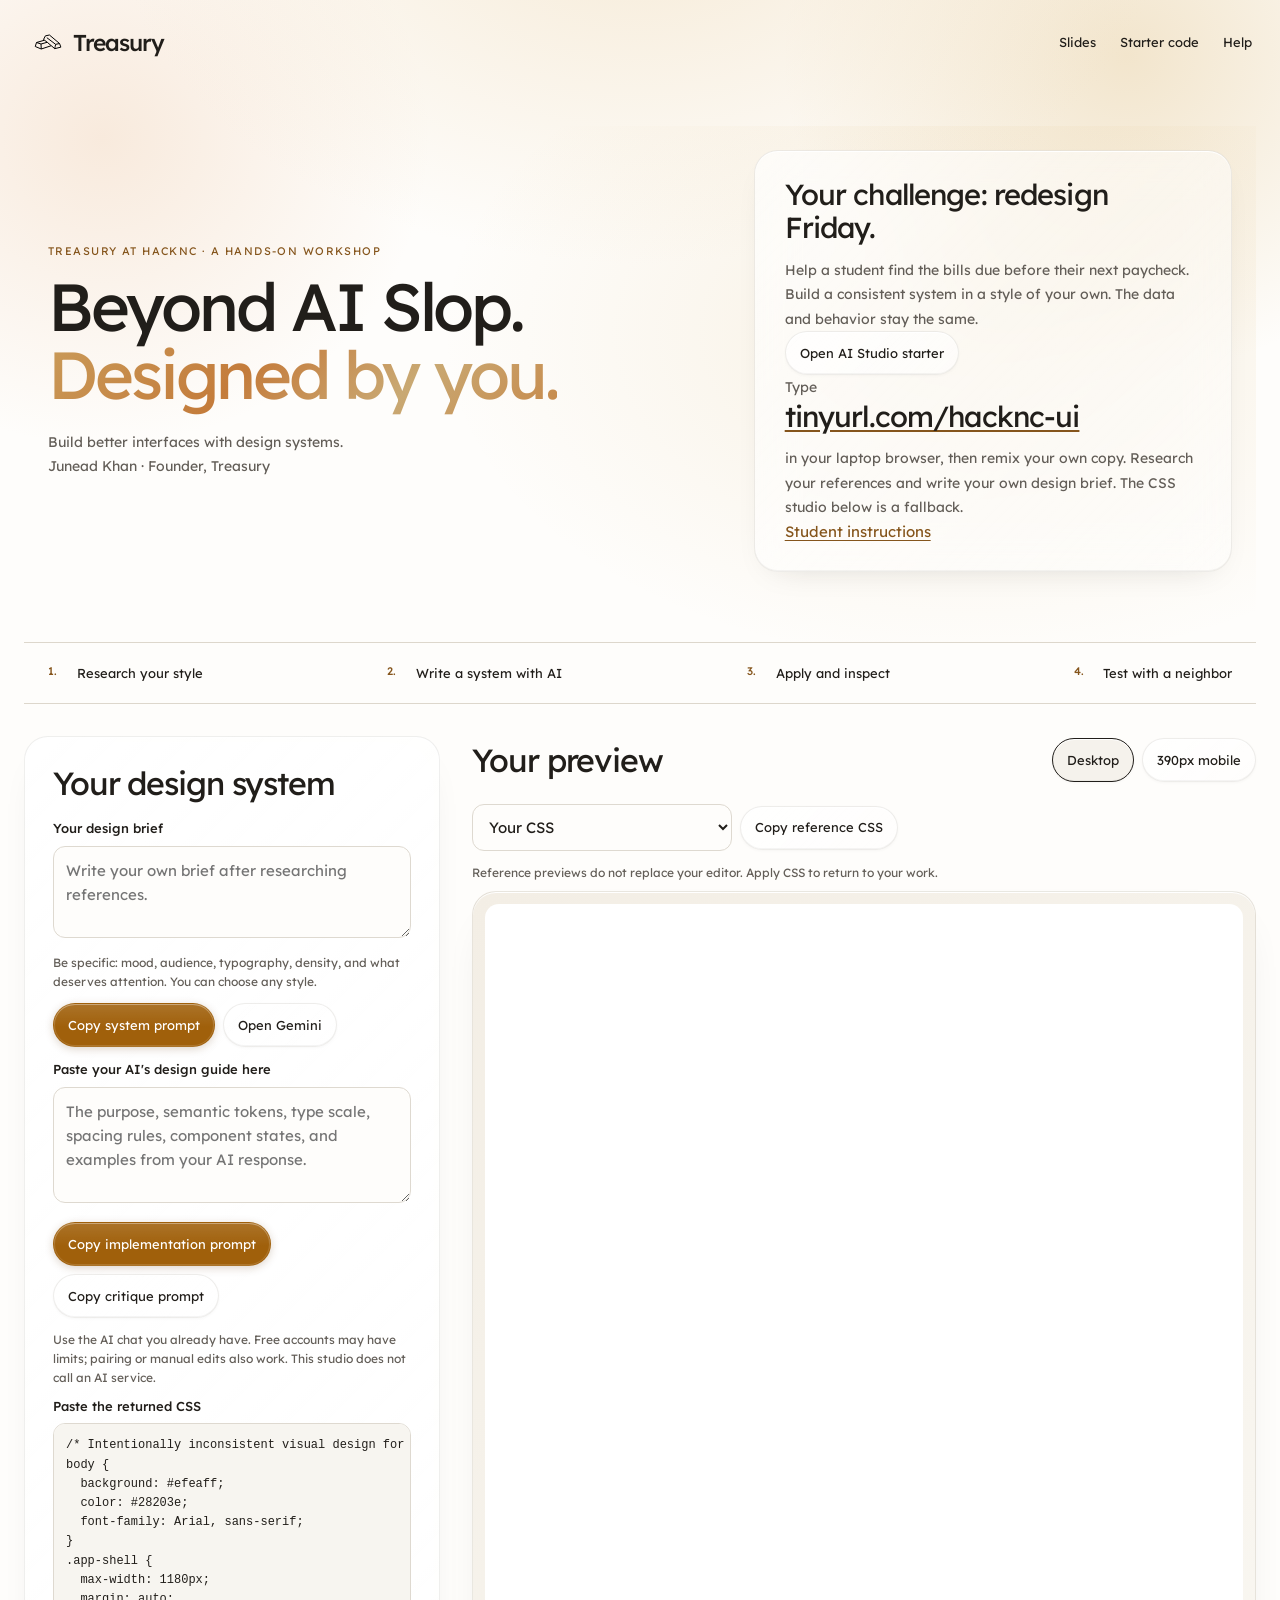
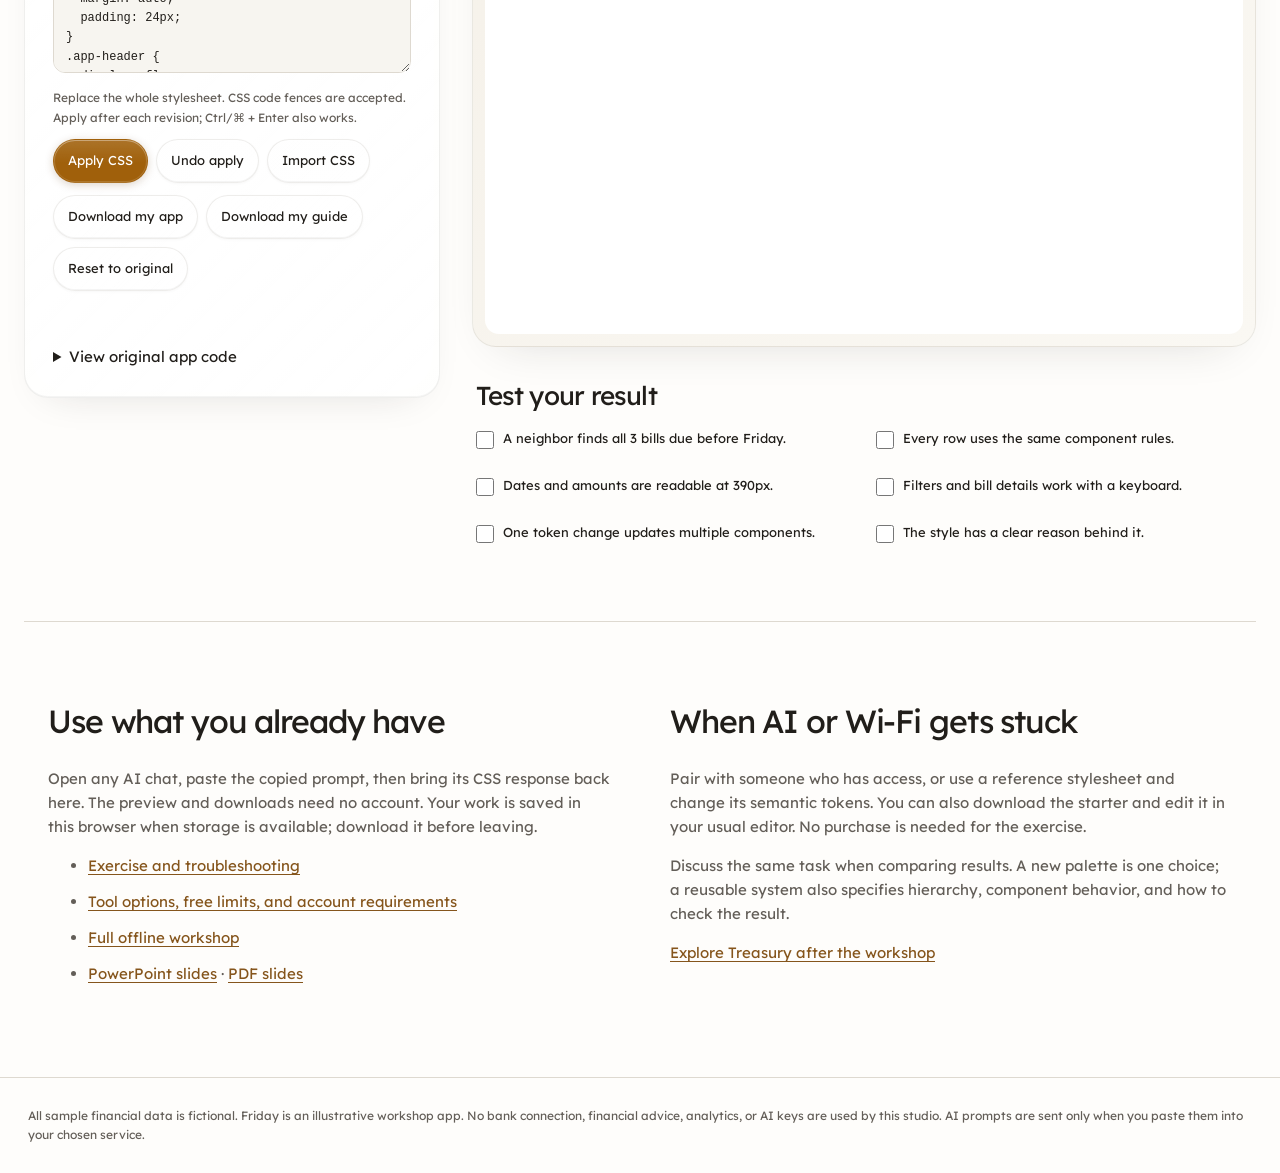
<file: index.html>
<!doctype html>
<html lang="en">
  <head>
    <meta charset="utf-8" />
    <meta name="viewport" content="width=device-width,initial-scale=1" />
    <title>Beyond AI Slop · Workshop studio</title>
    <style>
      @font-face {
        font-family: Lexend;
        src: url(fonts/Lexend-Variable.ttf);
      }
      :root {
        --page: #fbfaf7;
        --surface: #fff;
        --text: #211e1a;
        --muted: #625d55;
        --border: #d8d2c8;
        --accent: #654613;
        --focus: #176fb3;
        --soft: #f1ede5;
      }
      * {
        box-sizing: border-box;
      }
      body {
        margin: 0;
        background: var(--page);
        color: var(--text);
        font:
          15px/1.6 Lexend,
          system-ui,
          sans-serif;
      }
      button,
      input,
      select,
      textarea {
        font: inherit;
      }
      button,
      a {
        touch-action: manipulation;
      }
      button {
        cursor: pointer;
      }
      a {
        color: var(--accent);
        text-underline-offset: 3px;
      }
      button:focus-visible,
      a:focus-visible,
      textarea:focus-visible,
      input:focus-visible,
      select:focus-visible {
        outline: 3px solid var(--focus);
        outline-offset: 3px;
      }
      header {
        padding: 20px max(24px, calc((100vw - 1440px) / 2));
        display: flex;
        justify-content: space-between;
        align-items: center;
        border-bottom: 1px solid var(--border);
        gap: 16px;
      }
      .wordmark {
        font-family: Lexend, system-ui, sans-serif;
        font-size: 28px;
        color: var(--text);
        text-decoration: none;
      }
      .header-links {
        display: flex;
        gap: 24px;
        font-size: 13px;
      }
      main {
        max-width: 1440px;
        margin: auto;
        padding: 40px 24px 24px;
      }
      .hero {
        display: grid;
        grid-template-columns: 1.35fr 1fr;
        gap: 70px;
        align-items: end;
        padding-bottom: 36px;
      }
      .hero h1 {
        font:
          500 clamp(38px, 5vw, 64px)/1.04 Lexend,
          system-ui,
          sans-serif;
        letter-spacing: -0.035em;
        margin: 0 0 20px;
      }
      .hero p {
        max-width: 65ch;
        margin: 0;
        color: var(--muted);
      }
      .hero .task {
        border-left: 3px solid var(--accent);
        padding-left: 22px;
      }
      .task strong {
        display: block;
        color: var(--text);
        font-size: 18px;
        margin-bottom: 8px;
      }
      .steps {
        display: flex;
        flex-wrap: wrap;
        gap: 12px 32px;
        margin: 0 0 28px;
        padding: 16px 0;
        border-top: 1px solid var(--border);
        border-bottom: 1px solid var(--border);
        list-style: none;
      }
      .steps li {
        display: flex;
        gap: 8px;
      }
      .steps span {
        color: var(--accent);
      }
      .studio {
        display: grid;
        grid-template-columns: minmax(340px, 0.8fr) minmax(0, 1.6fr);
        gap: 24px;
        align-items: start;
      }
      .controls {
        border: 1px solid var(--border);
        background: var(--surface);
        padding: 24px;
        border-radius: 12px;
      }
      .controls h2 {
        font:
          500 28px/1.15 Lexend,
          system-ui,
          sans-serif;
        margin: 0 0 16px;
      }
      .controls h3 {
        font-size: 16px;
        margin: 24px 0 10px;
      }
      label {
        display: block;
        font-size: 13px;
        font-weight: 500;
        margin-bottom: 7px;
      }
      textarea,
      input,
      select {
        width: 100%;
        background: var(--page);
        color: var(--text);
        border: 1px solid var(--border);
        border-radius: 6px;
        padding: 12px;
      }
      textarea {
        resize: vertical;
      }
      #direction {
        min-height: 92px;
      }
      #guide {
        min-height: 116px;
      }
      #css {
        font:
          12px/1.6 ui-monospace,
          Consolas,
          monospace;
        min-height: 250px;
        white-space: pre;
      }
      button,
      .link-button {
        min-height: 44px;
        border: 1px solid var(--border);
        border-radius: 6px;
        padding: 9px 14px;
        background: var(--surface);
        color: var(--text);
        text-decoration: none;
        display: inline-flex;
        align-items: center;
        justify-content: center;
        font-size: 13px;
      }
      .primary {
        background: var(--text);
        color: white;
        border-color: var(--text);
      }
      .actions {
        display: flex;
        gap: 8px;
        flex-wrap: wrap;
        margin: 12px 0;
      }
      .help {
        font-size: 12px;
        color: var(--muted);
        margin: 8px 0;
      }
      .status {
        font-size: 13px;
        min-height: 42px;
        color: var(--accent);
        padding: 8px 0;
        margin: 0;
      }
      .preview-tools {
        display: flex;
        justify-content: space-between;
        align-items: center;
        gap: 16px;
        flex-wrap: wrap;
        margin-bottom: 12px;
      }
      .preview-tools h2 {
        font:
          500 27px Lexend,
          system-ui,
          sans-serif;
        margin: 0;
      }
      .view-actions {
        display: flex;
        gap: 8px;
      }
      .view-actions [aria-pressed='true'] {
        background: var(--soft);
        border-color: var(--text);
      }
      .reference-controls {
        display: flex;
        align-items: center;
        gap: 8px;
        margin-bottom: 12px;
      }
      .reference-controls select {
        max-width: 260px;
        min-height: 44px;
      }
      .preview-stage {
        background: #e8e5df;
        border: 1px solid var(--border);
        border-radius: 12px;
        padding: 12px;
        overflow: auto;
        display: flex;
        justify-content: center;
        min-width: 0;
      }
      iframe {
        display: block;
        border: 0;
        width: 100%;
        height: 1030px;
        background: white;
        border-radius: 6px;
        flex-shrink: 0;
      }
      iframe.mobile {
        width: 390px;
        max-width: none;
      }
      .review {
        padding: 24px 0;
      }
      .review h3 {
        font-size: 16px;
        margin: 0 0 12px;
      }
      .checks {
        display: grid;
        grid-template-columns: 1fr 1fr;
        gap: 12px;
      }
      .checks label {
        display: flex;
        align-items: start;
        gap: 9px;
        font-weight: 400;
      }
      .checks input {
        width: 18px;
        height: 18px;
        flex-shrink: 0;
        margin: 3px 0;
      }
      .resources {
        border-top: 1px solid var(--border);
        margin-top: 40px;
        padding: 28px 0;
        display: grid;
        grid-template-columns: 1fr 1fr;
        gap: 40px;
      }
      .resources h2 {
        font:
          500 28px Lexend,
          system-ui,
          sans-serif;
      }
      .resources p,
      .resources li {
        color: var(--muted);
        max-width: 65ch;
      }
      .resources li {
        margin-bottom: 12px;
      }
      footer {
        padding: 24px;
        border-top: 1px solid var(--border);
        font-size: 12px;
        color: var(--muted);
        max-width: 1440px;
        margin: auto;
      }
      .small {
        font-size: 12px;
      }
      .code-disclosure {
        max-height: 270px;
        overflow: auto;
        white-space: pre-wrap;
        font:
          12px/1.6 ui-monospace,
          monospace;
        background: var(--soft);
        padding: 16px;
      }
      .prompt-fallback {
        margin-top: 12px;
      }
      .prompt-fallback textarea {
        min-height: 160px;
      }
      .visually-hidden {
        position: absolute;
        width: 1px;
        height: 1px;
        overflow: hidden;
        clip-path: inset(50%);
      }
      dialog {
        max-width: 480px;
        width: calc(100% - 32px);
        border: 1px solid var(--border);
        border-radius: 12px;
        padding: 24px;
        color: var(--text);
        background: var(--page);
      }
      dialog::backdrop {
        background: #211e1a77;
      }
      [hidden] {
        display: none !important;
      }
      @media (max-width: 980px) {
        .studio {
          grid-template-columns: 1fr;
        }
        .hero {
          gap: 24px;
        }
        .controls {
          max-width: none;
        }
        .preview-stage {
          justify-content: start;
        }
      }
      @media (max-width: 600px) {
        header {
          padding: 16px;
        }
        .header-links {
          gap: 12px;
        }
        .hero {
          grid-template-columns: 1fr;
        }
        .hero h1 {
          font-size: 42px;
        }
        main {
          padding: 28px 16px;
        }
        .steps {
          gap: 12px;
          font-size: 12px;
        }
        .controls {
          padding: 18px;
        }
        .checks,
        .resources {
          grid-template-columns: 1fr;
        }
        .preview-stage {
          padding: 6px;
        }
        iframe.mobile {
          width: 390px;
        }
        .preview-tools {
          align-items: start;
        }
        .reference-controls {
          flex-wrap: wrap;
        }
      }
      @media (prefers-reduced-motion: reduce) {
        * {
          scroll-behavior: auto !important;
        }
      }
      /* Treasury marketing adaptation: the same typography, art and surface treatment. */

      header {
        max-width: 1440px;
        margin: auto;
        border: 0;
        padding: 22px 28px;
        background: transparent;
      }
      .wordmark {
        display: inline-flex;
        align-items: center;
        gap: 5px;
        font:
          500 23px Lexend,
          system-ui;
        letter-spacing: -0.045em;
      }
      .wordmark img {
        width: 40px;
        height: 40px;
      }
      .header-links a {
        color: var(--text);
        text-decoration: none;
      }
      .header-links a:hover {
        text-decoration: underline;
      }
      main {
        padding-top: 42px;
      }
      .hero {
        position: relative;
        isolation: isolate;
        min-height: 345px;
        padding: 24px 24px 70px;
        gap: 60px;
        align-items: center;
      }
      .hero:before {
        content: '';
        position: absolute;
        z-index: -1;
        inset: 0;
        pointer-events: none;
        background: radial-gradient(
          60% 90% at 77% 40%,
          oklch(0.755 0.114 81 / 0.15),
          transparent 72%
        );
      }
      .hero h1 {
        font-weight: 440;
        font-size: clamp(46px, 5.2vw, 76px);
        letter-spacing: -0.045em;
        line-height: 1.01;
        margin: 14px 0 22px;
      }
      .hero p {
        font-size: 14px;
        line-height: 1.75;
      }
      .hero .task {
        border: 0;
        border-radius: 24px;
        padding: 27px 30px;
        background: linear-gradient(135deg, #ffffffad, #ffffff66);
        border: 1px solid #5c4d3c1a;
        box-shadow:
          inset 0 1px white,
          inset 0 -1px #0000000a,
          0 12px 35px -22px #211e1a35;
        outline: 0;
        backdrop-filter: blur(20px);
      }
      .task strong {
        font-family: Lexend, system-ui, sans-serif;
        font-size: 29px;
        line-height: 1.15;
        font-weight: 440;
        letter-spacing: -0.03em;
        margin-bottom: 13px;
      }
      .steps {
        position: relative;
        margin-bottom: 32px;
        justify-content: space-between;
        padding: 20px 24px;
        border-top: 1px solid #ddd7cc;
        border-bottom: 1px solid #ddd7cc;
        font-size: 13px;
      }
      .steps span {
        font-size: 11px;
        font-weight: 500;
        min-width: 21px;
      }
      .studio {
        gap: 32px;
        grid-template-columns: minmax(340px, 0.85fr) minmax(0, 1.6fr);
      }
      .controls {
        padding: 28px;
        border-radius: 24px;
        border: 1px solid #211e1a12;
        background: linear-gradient(135deg, #ffffffad, #ffffff80);
        box-shadow:
          inset 0 1px white,
          inset 0 -1px #0000000a,
          0 16px 40px -26px #211e1a2e;
        backdrop-filter: blur(24px) saturate(1.7) brightness(1.08);
      }
      .controls h2,
      .preview-tools h2,
      .resources h2 {
        font-weight: 440;
        letter-spacing: -0.035em;
        font-size: 32px;
      }
      .controls h3 {
        font-size: 15px;
        font-weight: 500;
        margin-top: 28px;
      }
      textarea,
      input,
      select {
        border-radius: 12px;
        background: #fefdfb;
        border-color: #ded9d0;
      }
      textarea:focus,
      input:focus,
      select:focus {
        border-color: #a87930;
      }
      button,
      .link-button {
        border-radius: 999px;
        border-color: #5c4d3c1a;
        background: linear-gradient(135deg, #ffffffc7, #ffffff80);
        box-shadow:
          inset 0 1px white,
          inset 0 -1px #0000000a,
          0 1px 3px #211e1a08;
      }
      button:hover,
      .link-button:hover {
        background: #f7f4ef;
      }
      .primary {
        background: linear-gradient(#ffffff1f, transparent 55%), oklch(0.55 0.12 65);
        border-color: transparent;
        color: white;
        box-shadow:
          inset 0 0 0 1px #ffffff24,
          inset 0 1px #ffffff42,
          0 2px 8px oklch(0.4 0.08 65 / 0.22);
      }
      .primary:hover {
        background: linear-gradient(180deg, #996622, #754716);
      }
      #css,
      .code-disclosure {
        font-family: ui-monospace, monospace;
        background: #f7f5f0;
      }
      .preview-tools {
        padding: 2px 0 10px;
      }
      .preview-stage {
        padding: 12px;
        background: linear-gradient(140deg, #f3eee5, #faf8f3);
        border-color: #211e1a12;
        border-radius: 24px;
        box-shadow:
          inset 0 1px white,
          0 18px 46px -28px #211e1a30;
      }
      iframe {
        border-radius: 14px;
      }
      .review {
        padding: 28px 4px;
      }
      .review h3 {
        font-family: Lexend, system-ui, sans-serif;
        font-size: 26px;
        font-weight: 440;
        letter-spacing: -0.03em;
      }
      .checks {
        font-size: 13px;
        gap: 16px 24px;
      }
      .resources {
        gap: 60px;
        padding: 52px 24px;
      }
      footer {
        border-color: #ded9d0;
        padding: 28px;
      }
      @media (max-width: 980px) {
        .studio {
          grid-template-columns: 1fr;
        }
        .hero {
          gap: 30px;
        }
        .hero h1 {
          font-size: 60px;
        }
        .hero .task {
          padding: 24px;
        }
      }
      @media (max-width: 600px) {
        header {
          padding: 18px 16px;
          align-items: flex-start;
        }
        .wordmark {
          font-size: 20px;
        }
        .wordmark img {
          width: 32px;
          height: 32px;
        }
        .header-links {
          gap: 10px;
          font-size: 11px;
        }
        .hero {
          padding: 14px 0 36px;
          gap: 24px;
          min-height: 0;
        }
        .hero h1 {
          font-size: 52px;
        }
        .hero .task {
          padding: 22px;
          border-radius: 20px;
        }
        .steps {
          padding: 18px 0;
          justify-content: flex-start;
          gap: 12px 24px;
        }
        .controls {
          padding: 22px;
        }
        .resources {
          padding: 36px 0;
          gap: 24px;
        }
        .preview-stage {
          padding: 6px;
        }
        .brand-kicker {
          font-size: 10px;
        }
      }
    </style>
    <link rel="stylesheet" href="brand.css" />
  </head>
  <body>
    <header>
      <a class="wordmark" href="https://treasury.sh" target="_blank" rel="noopener"
        ><img src="assets/treasury-logo.svg" alt="" />Treasury</a
      >
      <nav class="header-links" aria-label="Workshop resources">
        <a href="slides.html">Slides</a><a href="downloads/starter.zip" download>Starter code</a
        ><a href="#resources">Help</a>
      </nav>
    </header>
    <main>
      <section class="hero">
        <div>
          <div class="brand-kicker">Treasury at HackNC · A hands-on workshop</div>
          <h1>Beyond AI Slop.<br /><span class="brand-gold">Designed by you.</span></h1>
          <p>Build better interfaces with design systems.<br />Junead Khan · Founder, Treasury</p>
        </div>
        <div class="task">
          <strong>Your challenge: redesign Friday.</strong>
          <p>
            Help a student find the bills due before their next paycheck. Build a consistent system
            in a style of your own. The data and behavior stay the same.
          </p>
          <a class="link-button" href="https://tinyurl.com/hacknc-ui" target="_blank" rel="noopener">Open AI Studio starter</a>
          <p>Type <a href="https://tinyurl.com/hacknc-ui" target="_blank" rel="noopener"><strong>tinyurl.com/hacknc-ui</strong></a> in your laptop browser, then remix your own copy. Research your references and write your own design brief. The CSS studio below is a fallback.</p>
          <a href="ai-studio-student-guide.html">Student instructions</a>
        </div>
      </section>
      <ol class="steps">
        <li><span>1.</span>Research your style</li>
        <li><span>2.</span>Write a system with AI</li>
        <li><span>3.</span>Apply and inspect</li>
        <li><span>4.</span>Test with a neighbor</li>
      </ol>
      <section class="studio" aria-label="Design workshop">
        <div class="controls">
          <h2>Your design system</h2>
          <label for="direction">Your design brief</label
          ><textarea id="direction" placeholder="Write your own brief after researching references."></textarea>
          <p class="help">
            Be specific: mood, audience, typography, density, and what deserves attention. You can
            choose any style.
          </p>
          <div class="actions">
            <button id="copy-plan" class="primary">Copy system prompt</button
            ><a class="link-button" href="https://gemini.google.com/" target="_blank" rel="noopener"
              >Open Gemini</a
            >
          </div>
          <label for="guide">Paste your AI's design guide here</label
          ><textarea
            id="guide"
            placeholder="The purpose, semantic tokens, type scale, spacing rules, component states, and examples from your AI response."
          ></textarea>
          <div class="actions">
            <button id="copy-build" class="primary">Copy implementation prompt</button
            ><button id="copy-revise">Copy critique prompt</button>
          </div>
          <p class="help">
            Use the AI chat you already have. Free accounts may have limits; pairing or manual edits
            also work. This studio does not call an AI service.
          </p>
          <label for="css">Paste the returned CSS</label
          ><textarea id="css" spellcheck="false" aria-describedby="css-help"></textarea>
          <p class="help" id="css-help">
            Replace the whole stylesheet. CSS code fences are accepted. Apply after each revision;
            Ctrl/⌘ + Enter also works.
          </p>
          <div class="actions">
            <button id="apply" class="primary">Apply CSS</button
            ><button id="undo">Undo apply</button><button id="import-css">Import CSS</button
            ><input type="file" id="css-file" accept=".css,text/css,.txt" hidden />
          </div>
          <div class="actions">
            <button id="export">Download my app</button
            ><button id="export-guide">Download my guide</button
            ><button id="reset">Reset to original</button>
          </div>
          <p class="status" id="status" role="status" aria-live="polite"></p>
          <details>
            <summary>View original app code</summary>
            <pre id="original-code" class="code-disclosure"></pre>
            <div class="actions">
              <button id="copy-source">Copy original source</button
              ><a class="link-button" href="starter.html" download>Download original HTML</a>
            </div>
          </details>
          <details id="prompt-fallback" class="prompt-fallback" hidden>
            <summary>Prompt ready to select and copy</summary>
            <textarea id="prompt-text" readonly aria-label="Prompt to copy manually"></textarea>
          </details>
        </div>
        <div class="preview-column">
          <div class="preview-tools">
            <h2 id="preview-heading">Your preview</h2>
            <div class="view-actions" role="group" aria-label="Preview width">
              <button id="desktop" aria-pressed="true">Desktop</button
              ><button id="mobile" aria-pressed="false">390px mobile</button>
            </div>
          </div>
          <div class="reference-controls">
            <label class="visually-hidden" for="reference">Reference preview</label
            ><select id="reference">
              <option value="work">Your CSS</option>
              <option value="baseline">Original</option>
              <option value="ledger">Ledger · quiet reading</option>
              <option value="signal">Signal · technical clarity</option>
              <option value="aero">Aero · optimistic gloss</option></select
            ><button id="copy-reference">Copy reference CSS</button>
          </div>
          <p class="help" id="reference-help">
            Reference previews do not replace your editor. Apply CSS to return to your work.
          </p>
          <div class="preview-stage">
            <iframe id="preview" title="Friday sample app preview" sandbox="allow-scripts"></iframe>
          </div>
          <section class="review">
            <h3>Test your result</h3>
            <div class="checks">
              <label><input type="checkbox" />A neighbor finds all 3 bills due before Friday.</label
              ><label><input type="checkbox" />Every row uses the same component rules.</label
              ><label><input type="checkbox" />Dates and amounts are readable at 390px.</label
              ><label><input type="checkbox" />Filters and bill details work with a keyboard.</label
              ><label><input type="checkbox" />One token change updates multiple components.</label
              ><label><input type="checkbox" />The style has a clear reason behind it.</label>
            </div>
          </section>
        </div>
      </section>
      <section class="resources" id="resources">
        <div>
          <h2>Use what you already have</h2>
          <p>
            Open any AI chat, paste the copied prompt, then bring its CSS response back here. The
            preview and downloads need no account. Your work is saved in this browser when storage
            is available; download it before leaving.
          </p>
          <ul>
            <li><a href="student-guide.html">Exercise and troubleshooting</a></li>
            <li><a href="tools.html">Tool options, free limits, and account requirements</a></li>
            <li><a href="downloads/offline-workshop.zip" download>Full offline workshop</a></li>
            <li>
              <a href="downloads/workshop-slides.pptx" download>PowerPoint slides</a> ·
              <a href="downloads/workshop-slides.pdf" download>PDF slides</a>
            </li>
          </ul>
        </div>
        <div>
          <h2>When AI or Wi-Fi gets stuck</h2>
          <p>
            Pair with someone who has access, or use a reference stylesheet and change its semantic
            tokens. You can also download the starter and edit it in your usual editor. No purchase
            is needed for the exercise.
          </p>
          <p>
            Discuss the same task when comparing results. A new palette is one choice; a reusable
            system also specifies hierarchy, component behavior, and how to check the result.
          </p>
          <p>
            <a href="https://treasury.sh" target="_blank" rel="noopener"
              >Explore Treasury after the workshop</a
            >
          </p>
        </div>
      </section>
    </main>
    <footer>
      All sample financial data is fictional. Friday is an illustrative workshop app. No bank
      connection, financial advice, analytics, or AI keys are used by this studio. AI prompts are
      sent only when you paste them into your chosen service.
    </footer>
    <dialog id="reset-dialog" aria-labelledby="reset-title">
      <h2 id="reset-title">Reset your workshop?</h2>
      <p>
        This replaces your CSS, direction, and guide with the original starting point. Download your
        work first if you want to keep it.
      </p>
      <div class="actions">
        <button id="cancel-reset">Cancel</button
        ><button id="confirm-reset" class="primary">Reset workshop</button>
      </div>
    </dialog>
    <script>
      const BUNDLE = {"body":"\u003ca class=\"skip-link\" href=\"#main\">Skip to dashboard\u003c/a>\n\u003cdiv class=\"app-shell\">\n  \u003cheader class=\"app-header\">\n    \u003cdiv class=\"brand\">\u003cspan class=\"brand-mark\" aria-hidden=\"true\">f\u003c/span>\u003cspan>Friday\u003c/span>\u003c/div>\n    \u003cspan class=\"demo-label\">Fictional student money app\u003c/span>\n  \u003c/header>\n  \u003cmain id=\"main\" tabindex=\"-1\">\n    \u003cdiv class=\"page-heading\">\n      \u003cdiv>\n        \u003cp class=\"eyebrow\">Saturday, October 10\u003c/p>\n        \u003ch1>Your money, this week\u003c/h1>\n        \u003cp class=\"intro\">Next paycheck: Friday, October 16.\u003c/p>\n      \u003c/div>\n      \u003cbutton class=\"button button-primary\" id=\"jump-bills\">Review upcoming bills\u003c/button>\n    \u003c/div>\n    \u003cdiv class=\"workspace\">\n      \u003csection class=\"panel bill-section\" aria-labelledby=\"bills-title\">\n        \u003cdiv class=\"section-heading\">\n          \u003cdiv>\n            \u003cp class=\"eyebrow\">Before your next paycheck\u003c/p>\n            \u003ch2 id=\"bills-title\">Upcoming bills\u003c/h2>\n          \u003c/div>\n          \u003cdiv class=\"due-summary\">\u003cstrong>$139.00\u003c/strong>\u003cspan>3 bills before Friday\u003c/span>\u003c/div>\n        \u003c/div>\n        \u003cdiv class=\"filter-group\" role=\"group\" aria-label=\"Filter bills\">\n          \u003cbutton class=\"button button-secondary\" data-filter=\"all\" aria-pressed=\"true\">\n            All bills\u003c/button\n          >\u003cbutton class=\"button button-secondary\" data-filter=\"before\" aria-pressed=\"false\">\n            Before payday\u003c/button\n          >\u003cbutton class=\"button button-secondary\" data-filter=\"after\" aria-pressed=\"false\">\n            After payday\n          \u003c/button>\n        \u003c/div>\n        \u003cp class=\"list-help\">Select a bill to view its details.\u003c/p>\n        \u003cdiv class=\"bill-list\" id=\"bill-list\">\u003c/div>\n        \u003cp id=\"filter-status\" class=\"filter-status\" role=\"status\">\u003c/p>\n      \u003c/section>\n      \u003csection class=\"panel balance-section\" aria-labelledby=\"balance-title\">\n        \u003cp class=\"eyebrow\" id=\"balance-title\">Checking balance\u003c/p>\n        \u003cp class=\"metric\">$1,284.00\u003c/p>\n        \u003cp class=\"supporting\">\n          Snapshot on October 10. A balance does not account for future bills.\n        \u003c/p>\n      \u003c/section>\n      \u003csection class=\"panel spending-section\" aria-labelledby=\"spending-title\">\n        \u003cp class=\"eyebrow\" id=\"spending-title\">Spending last month\u003c/p>\n        \u003cp class=\"metric\">$987.00\u003c/p>\n        \u003cp class=\"supporting\">Four weekly totals in September\u003c/p>\n        \u003cdiv class=\"bar-chart\" aria-label=\"Week 1: $270; week 2: $244; week 3: $298; week 4: $175\">\n          \u003cdiv>\u003cspan style=\"height: 90%\">\u003c/span>\u003csmall>W1\u003c/small>\u003c/div>\n          \u003cdiv>\u003cspan style=\"height: 81%\">\u003c/span>\u003csmall>W2\u003c/small>\u003c/div>\n          \u003cdiv>\u003cspan style=\"height: 100%\">\u003c/span>\u003csmall>W3\u003c/small>\u003c/div>\n          \u003cdiv>\u003cspan style=\"height: 58%\">\u003c/span>\u003csmall>W4\u003c/small>\u003c/div>\n        \u003c/div>\n      \u003c/section>\n      \u003csection class=\"panel note-section\" aria-labelledby=\"note-title\">\n        \u003cp class=\"eyebrow\">One thing to remember\u003c/p>\n        \u003ch2 id=\"note-title\">Dates matter\u003c/h2>\n        \u003cp>Three bills are due before your next paycheck. Review their dates and amounts above.\u003c/p>\n        \u003cp class=\"supporting\">This exercise uses made-up data. It is not connected to a bank.\u003c/p>\n      \u003c/section>\n    \u003c/div>\n  \u003c/main>\n  \u003cfooter class=\"app-footer\">\n    Friday is a workshop sample, not the Treasury product. All amounts and dates are fictional.\n  \u003c/footer>\n\u003c/div>\n\u003cdialog id=\"bill-dialog\" aria-labelledby=\"dialog-title\">\n  \u003cform method=\"dialog\">\n    \u003cdiv class=\"dialog-header\">\n      \u003ch2 id=\"dialog-title\">Bill details\u003c/h2>\n      \u003cbutton class=\"button button-secondary\" aria-label=\"Close bill details\">Close\u003c/button>\n    \u003c/div>\n    \u003cdl id=\"bill-details\">\u003c/dl>\n    \u003cp class=\"supporting\">Demo only. No payment will be made.\u003c/p>\n  \u003c/form>\n\u003c/dialog>\n","base":"/* Structural and accessibility floor, shared by every style. */\n* {\n  box-sizing: border-box;\n}\nbody {\n  margin: 0;\n}\nbutton {\n  font: inherit;\n  cursor: pointer;\n}\nbutton,\na {\n  touch-action: manipulation;\n}\n[hidden] {\n  display: none !important;\n}\n:focus-visible {\n  outline: 3px solid var(--focus, #1656a3);\n  outline-offset: 4px;\n}\n.skip-link {\n  position: absolute;\n  top: 8px;\n  left: 8px;\n  transform: translateY(-200%);\n  z-index: 10;\n  background: white;\n  color: #111;\n  padding: 12px;\n}\n.skip-link:focus {\n  transform: none;\n}\n.bill-row {\n  width: 100%;\n  text-align: left;\n}\n.bill-name small,\n.bill-date small {\n  display: block;\n}\n.bill-amount {\n  font-variant-numeric: tabular-nums;\n  white-space: nowrap;\n}\n.metric,\n.due-summary strong {\n  font-variant-numeric: tabular-nums;\n}\n.bar-chart {\n  display: flex;\n  align-items: end;\n  height: 110px;\n  gap: 16px;\n  margin-top: 24px;\n}\n.bar-chart div {\n  height: 100%;\n  flex: 1;\n  display: flex;\n  flex-direction: column;\n  justify-content: end;\n  align-items: center;\n  gap: 6px;\n}\n.bar-chart span {\n  display: block;\n  width: 100%;\n  min-height: 8px;\n}\n.bar-chart small {\n  font-size: 12px;\n}\ndialog {\n  max-width: min(480px, calc(100vw - 32px));\n  width: 100%;\n  max-height: calc(100dvh - 32px);\n  overflow: auto;\n}\ndialog::backdrop {\n  background: #18232a99;\n}\n.dialog-header {\n  display: flex;\n  justify-content: space-between;\n  align-items: center;\n  gap: 16px;\n}\ndl {\n  display: grid;\n  grid-template-columns: 1fr 1fr;\n  gap: 16px;\n}\ndd {\n  margin: 0;\n  text-align: right;\n}\n@media (prefers-reduced-motion: reduce) {\n  *,\n  *::before,\n  *::after {\n    animation: none !important;\n    transition: none !important;\n    scroll-behavior: auto !important;\n  }\n}\n","appJS":"// Fixed fictional fixtures. The workshop changes design, not these facts.\nconst bills = Object.freeze([\n  {\n    name: 'Phone plan',\n    amount: 62,\n    date: '2026-10-11',\n    label: 'Sun, Oct 11',\n    category: 'Utilities'\n  },\n  {\n    name: 'Gym membership',\n    amount: 29,\n    date: '2026-10-13',\n    label: 'Tue, Oct 13',\n    category: 'Membership'\n  },\n  {\n    name: 'Electricity',\n    amount: 48,\n    date: '2026-10-15',\n    label: 'Thu, Oct 15',\n    category: 'Utilities'\n  },\n  { name: 'Rent', amount: 720, date: '2026-11-01', label: 'Sun, Nov 1', category: 'Housing' }\n]);\nconst money = new Intl.NumberFormat('en-US', { style: 'currency', currency: 'USD' });\nconst payday = '2026-10-16';\nconst list = document.querySelector('#bill-list');\nconst dialog = document.querySelector('#bill-dialog');\nfunction renderBills(filter = 'all') {\n  const shown = bills.filter(\n    (bill) => filter === 'all' || (filter === 'before' ? bill.date \u003c payday : bill.date >= payday)\n  );\n  list.replaceChildren();\n  shown.forEach((bill) => {\n    const row = document.createElement('button');\n    row.type = 'button';\n    row.className = 'bill-row';\n    row.setAttribute(\n      'aria-label',\n      `${bill.name}, ${money.format(bill.amount)}, due ${bill.label}. View details`\n    );\n    row.innerHTML = `\u003cspan class=\"bill-icon\" aria-hidden=\"true\">${bill.name.slice(0, 1)}\u003c/span>\u003cspan class=\"bill-name\">${bill.name}\u003csmall>${bill.category}\u003c/small>\u003c/span>\u003cspan class=\"bill-date\">${bill.label}\u003csmall>${bill.date \u003c payday ? 'Before payday' : 'After payday'}\u003c/small>\u003c/span>\u003cstrong class=\"bill-amount\">${money.format(bill.amount)}\u003c/strong>\u003cspan class=\"bill-arrow\" aria-hidden=\"true\">›\u003c/span>`;\n    row.addEventListener('click', () => {\n      document.querySelector('#dialog-title').textContent = bill.name;\n      document.querySelector('#bill-details').innerHTML =\n        `\u003cdt>Amount\u003c/dt>\u003cdd>${money.format(bill.amount)}\u003c/dd>\u003cdt>Due date\u003c/dt>\u003cdd>${bill.label}, 2026\u003c/dd>\u003cdt>Category\u003c/dt>\u003cdd>${bill.category}\u003c/dd>`;\n      dialog.showModal();\n    });\n    list.append(row);\n  });\n  document.querySelector('#filter-status').textContent =\n    `${shown.length} ${shown.length === 1 ? 'bill' : 'bills'} shown`;\n}\ndocument.querySelectorAll('[data-filter]').forEach((button) =>\n  button.addEventListener('click', () => {\n    document\n      .querySelectorAll('[data-filter]')\n      .forEach((control) => control.setAttribute('aria-pressed', String(control === button)));\n    renderBills(button.dataset.filter);\n  })\n);\ndocument.querySelector('#jump-bills').addEventListener('click', () => {\n  document.querySelector('[data-filter=\"before\"]').click();\n  document.querySelector('.bill-section').scrollIntoView({ behavior: 'instant', block: 'start' });\n  document.querySelector('[data-filter=\"before\"]').focus({ preventScroll: true });\n});\nrenderBills();\n","styles":{"baseline":"/* Intentionally inconsistent visual design for critique. Keep app.js intact. */\nbody {\n  background: #efeaff;\n  color: #28203e;\n  font-family: Arial, sans-serif;\n}\n.app-shell {\n  max-width: 1180px;\n  margin: auto;\n  padding: 24px;\n}\n.app-header {\n  display: flex;\n  justify-content: space-between;\n  align-items: center;\n  padding: 19px;\n  background: linear-gradient(110deg, #643bcd, #be3089);\n  color: white;\n  border-radius: 21px;\n}\n.brand {\n  display: flex;\n  align-items: center;\n  gap: 8px;\n  font-size: 25px;\n  font-weight: bold;\n}\n.brand-mark {\n  background: white;\n  color: #643bcd;\n  border-radius: 50%;\n  padding: 2px 11px;\n}\n.demo-label {\n  font-size: 13px;\n}\n.page-heading {\n  display: flex;\n  justify-content: space-between;\n  align-items: center;\n  gap: 14px;\n  margin: 31px 0;\n}\nh1 {\n  font-size: 32px;\n  margin: 10px 0;\n}\nh2 {\n  font-size: 22px;\n  margin: 10px 0;\n}\n.eyebrow {\n  font-weight: bold;\n  margin: 7px 0;\n  font-size: 15px;\n}\n.intro,\n.supporting,\n.list-help {\n  color: #594c75;\n  line-height: 1.5;\n  font-size: 14px;\n}\n.workspace {\n  display: grid;\n  grid-template-columns: repeat(3, 1fr);\n  gap: 19px;\n}\n.panel {\n  background: white;\n  border: 2px solid #d7c5ff;\n  border-radius: 23px;\n  box-shadow: 0 9px 24px #51328615;\n  padding: 26px;\n}\n.bill-section {\n  grid-column: 1 / -1;\n  grid-row: 2;\n  background: #faf7ff;\n}\n.balance-section {\n  text-align: center;\n  padding: 35px 17px;\n  border-radius: 7px;\n}\n.spending-section {\n  border: 3px solid #a33977;\n  padding: 17px 29px;\n}\n.note-section {\n  background: #e6faff;\n  border-radius: 32px;\n  padding: 30px 13px;\n}\n.metric {\n  font-size: 40px;\n  color: #7636b0;\n  font-weight: bold;\n  margin: 20px 0;\n}\n.section-heading {\n  display: flex;\n  justify-content: space-between;\n  gap: 12px;\n  align-items: center;\n}\n.due-summary {\n  text-align: right;\n}\n.due-summary strong {\n  display: block;\n  font-size: 24px;\n}\n.due-summary span {\n  font-size: 13px;\n}\n.button {\n  min-height: 44px;\n  padding: 10px 14px;\n  border: 2px solid #7140a5;\n  border-radius: 11px;\n  background: white;\n  color: #58367d;\n}\n.button-primary {\n  background: linear-gradient(120deg, #7540b4, #a52c76);\n  color: white;\n  font-weight: bold;\n  border-radius: 30px;\n}\n.filter-group {\n  display: flex;\n  flex-wrap: wrap;\n  gap: 9px;\n  margin: 23px 0 8px;\n}\n.filter-group button:nth-child(2) {\n  border-radius: 0;\n  font-family: Georgia, serif;\n}\n.filter-group button:nth-child(3) {\n  background: #e4faff;\n  border-color: #278da3;\n  border-radius: 25px;\n}\n.filter-group [aria-pressed='true'] {\n  box-shadow: inset 0 -4px #7636b0;\n}\n.bill-row {\n  display: grid;\n  grid-template-columns: 36px 1fr 130px 100px 16px;\n  gap: 13px;\n  align-items: center;\n  border: 1px solid #b9a0df;\n  background: white;\n  color: #28203e;\n  border-radius: 16px;\n  padding: 18px 13px;\n  margin: 13px 0;\n}\n.bill-row:nth-child(2) {\n  border-radius: 2px;\n  padding: 25px 13px;\n  border-color: #358699;\n}\n.bill-row:nth-child(3) {\n  border-radius: 28px;\n  background: #f3edff;\n}\n.bill-icon {\n  background: #eee0ff;\n  border-radius: 5px;\n  text-align: center;\n  padding: 9px;\n}\n.bill-name {\n  font-weight: bold;\n}\n.bill-name small,\n.bill-date small {\n  color: #594c75;\n  font-size: 12px;\n  margin-top: 5px;\n  font-weight: normal;\n}\n.bill-date {\n  font-size: 14px;\n}\n.bill-amount {\n  text-align: right;\n}\n.bar-chart span {\n  background: linear-gradient(#943fbc, #ce65a9);\n  border-radius: 9px;\n}\n.filter-status,\n.app-footer {\n  font-size: 13px;\n  color: #594c75;\n  line-height: 1.6;\n}\n.app-footer {\n  margin-top: 35px;\n  text-align: center;\n}\ndialog {\n  background: #fff;\n  color: #28203e;\n  border: 2px solid #b9a0df;\n  border-radius: 23px;\n  padding: 24px;\n}\n@media (max-width: 650px) {\n  .app-shell {\n    padding: 16px;\n  }\n  .app-header {\n    gap: 12px;\n  }\n  .demo-label {\n    max-width: 120px;\n  }\n  .page-heading {\n    display: block;\n  }\n  .page-heading .button {\n    margin-top: 12px;\n  }\n  .workspace {\n    grid-template-columns: 1fr;\n  }\n  .bill-section {\n    grid-row: 4;\n  }\n  .section-heading {\n    align-items: start;\n  }\n  .bill-row {\n    grid-template-columns: 1fr 85px;\n    gap: 10px;\n  }\n  .bill-icon,\n  .bill-arrow {\n    display: none;\n  }\n  .bill-date {\n    grid-column: 1;\n    grid-row: 2;\n  }\n  .bill-amount {\n    grid-column: 2;\n    grid-row: 1;\n  }\n}\n","ledger":"/* Components consume semantic tokens. Theme files own their values. */\nbody {\n  background: var(--page);\n  color: var(--text);\n  font-family: var(--font-body);\n  font-size: var(--type-body);\n  line-height: 1.55;\n}\n.app-shell {\n  max-width: 1120px;\n  margin: auto;\n  padding: var(--space-6);\n}\n.app-header {\n  display: flex;\n  justify-content: space-between;\n  align-items: center;\n  gap: var(--space-4);\n  padding-bottom: var(--space-5);\n  border-bottom: 1px solid var(--border);\n}\n.brand {\n  display: flex;\n  align-items: center;\n  gap: var(--space-3);\n  font-family: var(--font-display);\n  font-size: 27px;\n  font-weight: 600;\n}\n.brand-mark {\n  background: var(--accent);\n  color: var(--on-accent);\n  display: grid;\n  place-items: center;\n  width: 36px;\n  height: 36px;\n  border-radius: var(--radius-control);\n  font-family: var(--font-display);\n}\n.demo-label {\n  color: var(--text-muted);\n  font-size: var(--type-small);\n}\n.page-heading {\n  display: flex;\n  justify-content: space-between;\n  align-items: center;\n  gap: var(--space-5);\n  margin: var(--space-7) 0 var(--space-6);\n}\nh1,\nh2,\np {\n  margin-top: 0;\n}\nh1 {\n  font-family: var(--font-display);\n  font-size: clamp(30px, 4vw, 44px);\n  line-height: 1.15;\n  font-weight: 500;\n  margin-bottom: var(--space-3);\n  letter-spacing: -0.025em;\n}\nh2 {\n  font-family: var(--font-display);\n  font-size: var(--type-heading);\n  font-weight: 500;\n  line-height: 1.25;\n  margin-bottom: var(--space-2);\n}\n.eyebrow {\n  color: var(--text-muted);\n  font-size: var(--type-small);\n  margin-bottom: var(--space-2);\n}\n.intro {\n  margin-bottom: 0;\n  color: var(--text-muted);\n}\n.workspace {\n  display: grid;\n  grid-template-columns: minmax(0, 2fr) minmax(0, 1fr);\n  gap: var(--space-5);\n}\n.panel {\n  padding: var(--space-5);\n  background: var(--surface);\n  border: 1px solid var(--border);\n  border-radius: var(--radius-panel);\n}\n.bill-section {\n  grid-column: 1;\n  grid-row: 1 / span 3;\n}\n.section-heading {\n  display: flex;\n  justify-content: space-between;\n  align-items: start;\n  gap: var(--space-4);\n  margin-bottom: var(--space-4);\n}\n.due-summary {\n  text-align: right;\n}\n.due-summary strong {\n  display: block;\n  font-size: var(--type-metric);\n  line-height: 1.2;\n  font-weight: 600;\n}\n.due-summary span {\n  display: block;\n  font-size: var(--type-small);\n  color: var(--text-muted);\n  margin-top: var(--space-1);\n}\n.balance-section,\n.spending-section,\n.note-section {\n  grid-column: 2;\n}\n.metric {\n  font-size: var(--type-metric);\n  margin-bottom: var(--space-3);\n  font-weight: 500;\n  line-height: 1.2;\n}\n.supporting,\n.list-help {\n  color: var(--text-muted);\n  font-size: var(--type-small);\n  margin-bottom: 0;\n}\n.filter-group {\n  display: flex;\n  flex-wrap: wrap;\n  gap: var(--space-2);\n  margin: var(--space-4) 0 var(--space-3);\n}\n.button {\n  min-height: 44px;\n  border: 1px solid var(--border);\n  border-radius: var(--radius-control);\n  padding: var(--space-2) var(--space-4);\n  color: var(--text);\n  background: var(--surface);\n  font-weight: 600;\n  font-size: var(--type-small);\n  transition: background 0.15s;\n}\n.button-primary {\n  color: var(--on-accent);\n  background: var(--accent);\n  border-color: var(--accent);\n}\n.button-secondary:hover,\n.bill-row:hover {\n  background: var(--surface-hover);\n}\n.button-primary:hover {\n  background: var(--accent-hover);\n}\n.filter-group [aria-pressed='true'] {\n  border-color: var(--accent);\n  background: var(--accent-soft);\n  color: var(--text);\n}\n.bill-list {\n  margin-top: var(--space-4);\n}\n.bill-row {\n  display: grid;\n  grid-template-columns: 32px minmax(0, 1fr) 105px 80px 12px;\n  align-items: center;\n  gap: var(--space-3);\n  padding: var(--space-4) 0;\n  color: var(--text);\n  background: transparent;\n  border: 0;\n  border-top: 1px solid var(--border);\n  border-radius: 0;\n  min-height: 76px;\n  transition: background 0.15s;\n}\n.bill-icon {\n  width: 30px;\n  height: 30px;\n  display: grid;\n  place-items: center;\n  background: var(--accent-soft);\n  color: var(--text);\n  border-radius: var(--radius-control);\n  font-size: var(--type-small);\n}\n.bill-name {\n  font-size: var(--type-body);\n  font-weight: 600;\n  line-height: 1.3;\n}\n.bill-name small,\n.bill-date small {\n  font-size: var(--type-small);\n  font-weight: 400;\n  color: var(--text-muted);\n  margin-top: var(--space-1);\n}\n.bill-date {\n  font-size: var(--type-small);\n  line-height: 1.3;\n}\n.bill-amount {\n  text-align: right;\n  font-size: var(--type-body);\n}\n.bill-arrow {\n  color: var(--text-muted);\n}\n.filter-status {\n  font-size: var(--type-small);\n  color: var(--text-muted);\n  margin: var(--space-3) 0 0;\n}\n.bar-chart {\n  margin-top: var(--space-4);\n  height: 75px;\n  gap: var(--space-3);\n}\n.bar-chart span {\n  background: var(--accent);\n  border-radius: var(--radius-control) var(--radius-control) 0 0;\n}\n.app-footer {\n  color: var(--text-muted);\n  font-size: var(--type-small);\n  margin-top: var(--space-6);\n  max-width: 75ch;\n}\ndialog {\n  padding: var(--space-5);\n  color: var(--text);\n  background: var(--surface);\n  border: 1px solid var(--border);\n  border-radius: var(--radius-panel);\n}\ndialog dt {\n  color: var(--text-muted);\n}\n@media (max-width: 820px) {\n  .workspace {\n    grid-template-columns: 1fr;\n  }\n  .bill-section,\n  .balance-section,\n  .spending-section,\n  .note-section {\n    grid-column: auto;\n    grid-row: auto;\n  }\n  .page-heading {\n    display: block;\n  }\n  .page-heading .button {\n    margin-top: var(--space-4);\n  }\n}\n@media (max-width: 460px) {\n  .app-shell {\n    padding: var(--space-4);\n  }\n  .panel {\n    padding: var(--space-4);\n  }\n  .demo-label {\n    max-width: 118px;\n    text-align: right;\n  }\n  .section-heading {\n    flex-direction: column;\n  }\n  .due-summary {\n    text-align: left;\n  }\n  .bill-row {\n    grid-template-columns: minmax(0, 1fr) 82px;\n    gap: var(--space-2);\n  }\n  .bill-icon,\n  .bill-arrow {\n    display: none;\n  }\n  .bill-date {\n    grid-column: 1;\n    grid-row: auto;\n  }\n  .bill-amount {\n    grid-column: 2;\n    grid-row: auto;\n    align-self: start;\n  }\n  .bill-name {\n    grid-column: 1;\n  }\n  .bill-date {\n    grid-row: 2;\n  }\n  .bill-amount {\n    grid-row: 1;\n  }\n}\n\n/* Ledger: a calm page for reading dates and amounts. */\n:root {\n  --page: #f4f7f8;\n  --surface: #ffffff;\n  --surface-hover: #edf3f5;\n  --text: #1c303c;\n  --text-muted: #526775;\n  --border: #cbd7dd;\n  --accent: #214e63;\n  --accent-hover: #173b4d;\n  --accent-soft: #e5eff3;\n  --on-accent: #ffffff;\n  --focus: #086cc0;\n  --font-body: 'Segoe UI', system-ui, sans-serif;\n  --font-display: Georgia, serif;\n  --type-body: 15px;\n  --type-small: 13px;\n  --type-heading: 25px;\n  --type-metric: 34px;\n  --space-1: 4px;\n  --space-2: 8px;\n  --space-3: 12px;\n  --space-4: 16px;\n  --space-5: 24px;\n  --space-6: 32px;\n  --space-7: 40px;\n  --radius-control: 5px;\n  --radius-panel: 8px;\n}\n.bill-section {\n  border-top: 4px solid var(--accent);\n}\n.note-section {\n  background: var(--accent-soft);\n  border-color: transparent;\n}\n.due-summary strong {\n  font-family: var(--font-display);\n}\n","signal":"/* Components consume semantic tokens. Theme files own their values. */\nbody {\n  background: var(--page);\n  color: var(--text);\n  font-family: var(--font-body);\n  font-size: var(--type-body);\n  line-height: 1.55;\n}\n.app-shell {\n  max-width: 1120px;\n  margin: auto;\n  padding: var(--space-6);\n}\n.app-header {\n  display: flex;\n  justify-content: space-between;\n  align-items: center;\n  gap: var(--space-4);\n  padding-bottom: var(--space-5);\n  border-bottom: 1px solid var(--border);\n}\n.brand {\n  display: flex;\n  align-items: center;\n  gap: var(--space-3);\n  font-family: var(--font-display);\n  font-size: 27px;\n  font-weight: 600;\n}\n.brand-mark {\n  background: var(--accent);\n  color: var(--on-accent);\n  display: grid;\n  place-items: center;\n  width: 36px;\n  height: 36px;\n  border-radius: var(--radius-control);\n  font-family: var(--font-display);\n}\n.demo-label {\n  color: var(--text-muted);\n  font-size: var(--type-small);\n}\n.page-heading {\n  display: flex;\n  justify-content: space-between;\n  align-items: center;\n  gap: var(--space-5);\n  margin: var(--space-7) 0 var(--space-6);\n}\nh1,\nh2,\np {\n  margin-top: 0;\n}\nh1 {\n  font-family: var(--font-display);\n  font-size: clamp(30px, 4vw, 44px);\n  line-height: 1.15;\n  font-weight: 500;\n  margin-bottom: var(--space-3);\n  letter-spacing: -0.025em;\n}\nh2 {\n  font-family: var(--font-display);\n  font-size: var(--type-heading);\n  font-weight: 500;\n  line-height: 1.25;\n  margin-bottom: var(--space-2);\n}\n.eyebrow {\n  color: var(--text-muted);\n  font-size: var(--type-small);\n  margin-bottom: var(--space-2);\n}\n.intro {\n  margin-bottom: 0;\n  color: var(--text-muted);\n}\n.workspace {\n  display: grid;\n  grid-template-columns: minmax(0, 2fr) minmax(0, 1fr);\n  gap: var(--space-5);\n}\n.panel {\n  padding: var(--space-5);\n  background: var(--surface);\n  border: 1px solid var(--border);\n  border-radius: var(--radius-panel);\n}\n.bill-section {\n  grid-column: 1;\n  grid-row: 1 / span 3;\n}\n.section-heading {\n  display: flex;\n  justify-content: space-between;\n  align-items: start;\n  gap: var(--space-4);\n  margin-bottom: var(--space-4);\n}\n.due-summary {\n  text-align: right;\n}\n.due-summary strong {\n  display: block;\n  font-size: var(--type-metric);\n  line-height: 1.2;\n  font-weight: 600;\n}\n.due-summary span {\n  display: block;\n  font-size: var(--type-small);\n  color: var(--text-muted);\n  margin-top: var(--space-1);\n}\n.balance-section,\n.spending-section,\n.note-section {\n  grid-column: 2;\n}\n.metric {\n  font-size: var(--type-metric);\n  margin-bottom: var(--space-3);\n  font-weight: 500;\n  line-height: 1.2;\n}\n.supporting,\n.list-help {\n  color: var(--text-muted);\n  font-size: var(--type-small);\n  margin-bottom: 0;\n}\n.filter-group {\n  display: flex;\n  flex-wrap: wrap;\n  gap: var(--space-2);\n  margin: var(--space-4) 0 var(--space-3);\n}\n.button {\n  min-height: 44px;\n  border: 1px solid var(--border);\n  border-radius: var(--radius-control);\n  padding: var(--space-2) var(--space-4);\n  color: var(--text);\n  background: var(--surface);\n  font-weight: 600;\n  font-size: var(--type-small);\n  transition: background 0.15s;\n}\n.button-primary {\n  color: var(--on-accent);\n  background: var(--accent);\n  border-color: var(--accent);\n}\n.button-secondary:hover,\n.bill-row:hover {\n  background: var(--surface-hover);\n}\n.button-primary:hover {\n  background: var(--accent-hover);\n}\n.filter-group [aria-pressed='true'] {\n  border-color: var(--accent);\n  background: var(--accent-soft);\n  color: var(--text);\n}\n.bill-list {\n  margin-top: var(--space-4);\n}\n.bill-row {\n  display: grid;\n  grid-template-columns: 32px minmax(0, 1fr) 105px 80px 12px;\n  align-items: center;\n  gap: var(--space-3);\n  padding: var(--space-4) 0;\n  color: var(--text);\n  background: transparent;\n  border: 0;\n  border-top: 1px solid var(--border);\n  border-radius: 0;\n  min-height: 76px;\n  transition: background 0.15s;\n}\n.bill-icon {\n  width: 30px;\n  height: 30px;\n  display: grid;\n  place-items: center;\n  background: var(--accent-soft);\n  color: var(--text);\n  border-radius: var(--radius-control);\n  font-size: var(--type-small);\n}\n.bill-name {\n  font-size: var(--type-body);\n  font-weight: 600;\n  line-height: 1.3;\n}\n.bill-name small,\n.bill-date small {\n  font-size: var(--type-small);\n  font-weight: 400;\n  color: var(--text-muted);\n  margin-top: var(--space-1);\n}\n.bill-date {\n  font-size: var(--type-small);\n  line-height: 1.3;\n}\n.bill-amount {\n  text-align: right;\n  font-size: var(--type-body);\n}\n.bill-arrow {\n  color: var(--text-muted);\n}\n.filter-status {\n  font-size: var(--type-small);\n  color: var(--text-muted);\n  margin: var(--space-3) 0 0;\n}\n.bar-chart {\n  margin-top: var(--space-4);\n  height: 75px;\n  gap: var(--space-3);\n}\n.bar-chart span {\n  background: var(--accent);\n  border-radius: var(--radius-control) var(--radius-control) 0 0;\n}\n.app-footer {\n  color: var(--text-muted);\n  font-size: var(--type-small);\n  margin-top: var(--space-6);\n  max-width: 75ch;\n}\ndialog {\n  padding: var(--space-5);\n  color: var(--text);\n  background: var(--surface);\n  border: 1px solid var(--border);\n  border-radius: var(--radius-panel);\n}\ndialog dt {\n  color: var(--text-muted);\n}\n@media (max-width: 820px) {\n  .workspace {\n    grid-template-columns: 1fr;\n  }\n  .bill-section,\n  .balance-section,\n  .spending-section,\n  .note-section {\n    grid-column: auto;\n    grid-row: auto;\n  }\n  .page-heading {\n    display: block;\n  }\n  .page-heading .button {\n    margin-top: var(--space-4);\n  }\n}\n@media (max-width: 460px) {\n  .app-shell {\n    padding: var(--space-4);\n  }\n  .panel {\n    padding: var(--space-4);\n  }\n  .demo-label {\n    max-width: 118px;\n    text-align: right;\n  }\n  .section-heading {\n    flex-direction: column;\n  }\n  .due-summary {\n    text-align: left;\n  }\n  .bill-row {\n    grid-template-columns: minmax(0, 1fr) 82px;\n    gap: var(--space-2);\n  }\n  .bill-icon,\n  .bill-arrow {\n    display: none;\n  }\n  .bill-date {\n    grid-column: 1;\n    grid-row: auto;\n  }\n  .bill-amount {\n    grid-column: 2;\n    grid-row: auto;\n    align-self: start;\n  }\n  .bill-name {\n    grid-column: 1;\n  }\n  .bill-date {\n    grid-row: 2;\n  }\n  .bill-amount {\n    grid-row: 1;\n  }\n}\n\n/* Signal: a compact instrument panel for scanning numerical information. */\n:root {\n  --page: #112027;\n  --surface: #182c35;\n  --surface-hover: #233d48;\n  --text: #f0f7f9;\n  --text-muted: #b6cbd4;\n  --border: #46616e;\n  --accent: #a8e29c;\n  --accent-hover: #c0eeb6;\n  --accent-soft: #284734;\n  --on-accent: #112027;\n  --focus: #f5db7b;\n  --font-body: 'SFMono-Regular', Consolas, monospace;\n  --font-display: 'SFMono-Regular', Consolas, monospace;\n  --type-body: 14px;\n  --type-small: 13px;\n  --type-heading: 22px;\n  --type-metric: 30px;\n  --space-1: 4px;\n  --space-2: 8px;\n  --space-3: 12px;\n  --space-4: 16px;\n  --space-5: 20px;\n  --space-6: 28px;\n  --space-7: 36px;\n  --radius-control: 3px;\n  --radius-panel: 3px;\n}\nh1 {\n  font-size: clamp(27px, 3.5vw, 38px);\n  letter-spacing: -0.05em;\n}\n.bill-section {\n  border-left: 4px solid var(--accent);\n}\n.bill-icon {\n  background: transparent;\n  border: 1px solid var(--border);\n}\n.due-summary strong,\n.metric {\n  color: var(--accent);\n}\n.bar-chart span {\n  border-radius: 0;\n}\n.bill-row {\n  min-height: 68px;\n}\n.brand-mark {\n  border-radius: 0;\n}\n@media (min-width: 1000px) {\n  .workspace {\n    grid-template-columns: minmax(0, 2.3fr) minmax(0, 1fr);\n  }\n}\n","aero":"/* Components consume semantic tokens. Theme files own their values. */\nbody {\n  background: var(--page);\n  color: var(--text);\n  font-family: var(--font-body);\n  font-size: var(--type-body);\n  line-height: 1.55;\n}\n.app-shell {\n  max-width: 1120px;\n  margin: auto;\n  padding: var(--space-6);\n}\n.app-header {\n  display: flex;\n  justify-content: space-between;\n  align-items: center;\n  gap: var(--space-4);\n  padding-bottom: var(--space-5);\n  border-bottom: 1px solid var(--border);\n}\n.brand {\n  display: flex;\n  align-items: center;\n  gap: var(--space-3);\n  font-family: var(--font-display);\n  font-size: 27px;\n  font-weight: 600;\n}\n.brand-mark {\n  background: var(--accent);\n  color: var(--on-accent);\n  display: grid;\n  place-items: center;\n  width: 36px;\n  height: 36px;\n  border-radius: var(--radius-control);\n  font-family: var(--font-display);\n}\n.demo-label {\n  color: var(--text-muted);\n  font-size: var(--type-small);\n}\n.page-heading {\n  display: flex;\n  justify-content: space-between;\n  align-items: center;\n  gap: var(--space-5);\n  margin: var(--space-7) 0 var(--space-6);\n}\nh1,\nh2,\np {\n  margin-top: 0;\n}\nh1 {\n  font-family: var(--font-display);\n  font-size: clamp(30px, 4vw, 44px);\n  line-height: 1.15;\n  font-weight: 500;\n  margin-bottom: var(--space-3);\n  letter-spacing: -0.025em;\n}\nh2 {\n  font-family: var(--font-display);\n  font-size: var(--type-heading);\n  font-weight: 500;\n  line-height: 1.25;\n  margin-bottom: var(--space-2);\n}\n.eyebrow {\n  color: var(--text-muted);\n  font-size: var(--type-small);\n  margin-bottom: var(--space-2);\n}\n.intro {\n  margin-bottom: 0;\n  color: var(--text-muted);\n}\n.workspace {\n  display: grid;\n  grid-template-columns: minmax(0, 2fr) minmax(0, 1fr);\n  gap: var(--space-5);\n}\n.panel {\n  padding: var(--space-5);\n  background: var(--surface);\n  border: 1px solid var(--border);\n  border-radius: var(--radius-panel);\n}\n.bill-section {\n  grid-column: 1;\n  grid-row: 1 / span 3;\n}\n.section-heading {\n  display: flex;\n  justify-content: space-between;\n  align-items: start;\n  gap: var(--space-4);\n  margin-bottom: var(--space-4);\n}\n.due-summary {\n  text-align: right;\n}\n.due-summary strong {\n  display: block;\n  font-size: var(--type-metric);\n  line-height: 1.2;\n  font-weight: 600;\n}\n.due-summary span {\n  display: block;\n  font-size: var(--type-small);\n  color: var(--text-muted);\n  margin-top: var(--space-1);\n}\n.balance-section,\n.spending-section,\n.note-section {\n  grid-column: 2;\n}\n.metric {\n  font-size: var(--type-metric);\n  margin-bottom: var(--space-3);\n  font-weight: 500;\n  line-height: 1.2;\n}\n.supporting,\n.list-help {\n  color: var(--text-muted);\n  font-size: var(--type-small);\n  margin-bottom: 0;\n}\n.filter-group {\n  display: flex;\n  flex-wrap: wrap;\n  gap: var(--space-2);\n  margin: var(--space-4) 0 var(--space-3);\n}\n.button {\n  min-height: 44px;\n  border: 1px solid var(--border);\n  border-radius: var(--radius-control);\n  padding: var(--space-2) var(--space-4);\n  color: var(--text);\n  background: var(--surface);\n  font-weight: 600;\n  font-size: var(--type-small);\n  transition: background 0.15s;\n}\n.button-primary {\n  color: var(--on-accent);\n  background: var(--accent);\n  border-color: var(--accent);\n}\n.button-secondary:hover,\n.bill-row:hover {\n  background: var(--surface-hover);\n}\n.button-primary:hover {\n  background: var(--accent-hover);\n}\n.filter-group [aria-pressed='true'] {\n  border-color: var(--accent);\n  background: var(--accent-soft);\n  color: var(--text);\n}\n.bill-list {\n  margin-top: var(--space-4);\n}\n.bill-row {\n  display: grid;\n  grid-template-columns: 32px minmax(0, 1fr) 105px 80px 12px;\n  align-items: center;\n  gap: var(--space-3);\n  padding: var(--space-4) 0;\n  color: var(--text);\n  background: transparent;\n  border: 0;\n  border-top: 1px solid var(--border);\n  border-radius: 0;\n  min-height: 76px;\n  transition: background 0.15s;\n}\n.bill-icon {\n  width: 30px;\n  height: 30px;\n  display: grid;\n  place-items: center;\n  background: var(--accent-soft);\n  color: var(--text);\n  border-radius: var(--radius-control);\n  font-size: var(--type-small);\n}\n.bill-name {\n  font-size: var(--type-body);\n  font-weight: 600;\n  line-height: 1.3;\n}\n.bill-name small,\n.bill-date small {\n  font-size: var(--type-small);\n  font-weight: 400;\n  color: var(--text-muted);\n  margin-top: var(--space-1);\n}\n.bill-date {\n  font-size: var(--type-small);\n  line-height: 1.3;\n}\n.bill-amount {\n  text-align: right;\n  font-size: var(--type-body);\n}\n.bill-arrow {\n  color: var(--text-muted);\n}\n.filter-status {\n  font-size: var(--type-small);\n  color: var(--text-muted);\n  margin: var(--space-3) 0 0;\n}\n.bar-chart {\n  margin-top: var(--space-4);\n  height: 75px;\n  gap: var(--space-3);\n}\n.bar-chart span {\n  background: var(--accent);\n  border-radius: var(--radius-control) var(--radius-control) 0 0;\n}\n.app-footer {\n  color: var(--text-muted);\n  font-size: var(--type-small);\n  margin-top: var(--space-6);\n  max-width: 75ch;\n}\ndialog {\n  padding: var(--space-5);\n  color: var(--text);\n  background: var(--surface);\n  border: 1px solid var(--border);\n  border-radius: var(--radius-panel);\n}\ndialog dt {\n  color: var(--text-muted);\n}\n@media (max-width: 820px) {\n  .workspace {\n    grid-template-columns: 1fr;\n  }\n  .bill-section,\n  .balance-section,\n  .spending-section,\n  .note-section {\n    grid-column: auto;\n    grid-row: auto;\n  }\n  .page-heading {\n    display: block;\n  }\n  .page-heading .button {\n    margin-top: var(--space-4);\n  }\n}\n@media (max-width: 460px) {\n  .app-shell {\n    padding: var(--space-4);\n  }\n  .panel {\n    padding: var(--space-4);\n  }\n  .demo-label {\n    max-width: 118px;\n    text-align: right;\n  }\n  .section-heading {\n    flex-direction: column;\n  }\n  .due-summary {\n    text-align: left;\n  }\n  .bill-row {\n    grid-template-columns: minmax(0, 1fr) 82px;\n    gap: var(--space-2);\n  }\n  .bill-icon,\n  .bill-arrow {\n    display: none;\n  }\n  .bill-date {\n    grid-column: 1;\n    grid-row: auto;\n  }\n  .bill-amount {\n    grid-column: 2;\n    grid-row: auto;\n    align-self: start;\n  }\n  .bill-name {\n    grid-column: 1;\n  }\n  .bill-date {\n    grid-row: 2;\n  }\n  .bill-amount {\n    grid-row: 1;\n  }\n}\n\n/* Aero: optimism and gloss, with dates readable on opaque surfaces. */\n:root {\n  --page: #dff3fa;\n  --surface: #ffffff;\n  --surface-hover: #e5f6fc;\n  --text: #073b55;\n  --text-muted: #3c6378;\n  --border: #8dbbcf;\n  --accent: #08628e;\n  --accent-hover: #074767;\n  --accent-soft: #d7f1fb;\n  --on-accent: #ffffff;\n  --focus: #0b56a5;\n  --font-body: 'Trebuchet MS', system-ui, sans-serif;\n  --font-display: 'Trebuchet MS', system-ui, sans-serif;\n  --type-body: 16px;\n  --type-small: 13px;\n  --type-heading: 26px;\n  --type-metric: 36px;\n  --space-1: 4px;\n  --space-2: 8px;\n  --space-3: 12px;\n  --space-4: 16px;\n  --space-5: 24px;\n  --space-6: 32px;\n  --space-7: 44px;\n  --radius-control: 14px;\n  --radius-panel: 24px;\n}\nbody {\n  background:\n    radial-gradient(ellipse at 20% 0%, #fff 0%, transparent 55%),\n    linear-gradient(160deg, #e8faff, #d4eefb 65%, #ddf2df);\n}\n.panel {\n  box-shadow:\n    0 5px 18px #28658212,\n    inset 0 2px #ffffff;\n}\n.brand-mark,\n.button-primary {\n  background: linear-gradient(#238fb9, var(--accent));\n  box-shadow:\n    inset 0 2px #ffffff66,\n    0 2px 3px #073b551a;\n}\n.button-primary:hover {\n  background: var(--accent-hover);\n}\n.bill-section {\n  border-top: 5px solid var(--accent);\n}\n.brand {\n  font-weight: 700;\n}\nh1 {\n  font-weight: 700;\n  letter-spacing: -0.04em;\n}\n.bill-icon {\n  border-radius: 50%;\n  background: linear-gradient(#f4fcff, var(--accent-soft));\n  border: 1px solid var(--border);\n}\n.bar-chart span {\n  background: linear-gradient(#62b9d5, var(--accent));\n}\n.note-section {\n  background: #f1faf3;\n}\n"}};
    </script>
    <script>
      const $ = (id) => document.getElementById(id);
const key = 'hacknc-design-studio-v1';
const initialDirection = $('direction').value;
let applied = BUNDLE.styles.baseline;
let history = [];
let storageAvailable = true;
function message(text) {
  $('status').textContent = text;
}
function appDocument(css) {
  // Isolated preview has no same-origin access and cannot make network requests.
  const safeCSS = css.replace(/<\/style/gi, '/* closing style tag removed */');
  return `<!doctype html><html lang="en"><head><meta charset="utf-8"><meta name="viewport" content="width=device-width,initial-scale=1"><meta http-equiv="Content-Security-Policy" content="default-src 'none'; style-src 'unsafe-inline'; script-src 'unsafe-inline'; base-uri 'none'; form-action 'none'"><title>Friday · My workshop design</title><style>${BUNDLE.base}\n${safeCSS}</style></head><body>${BUNDLE.body}<script>${BUNDLE.appJS}<\/script></body></html>`;
}
function save() {
  try {
    localStorage.setItem(
      key,
      JSON.stringify({
        css: $('css').value,
        applied,
        guide: $('guide').value,
        direction: $('direction').value
      })
    );
  } catch {
    storageAvailable = false;
  }
}
function preview() {
  const selected = $('reference').value;
  const css = selected === 'work' ? applied : BUNDLE.styles[selected];
  $('preview').srcdoc = appDocument(css);
  $('preview-heading').textContent =
    selected === 'work'
      ? 'Your preview'
      : `${selected[0].toUpperCase() + selected.slice(1)} reference`;
}
function cleanCSS(input) {
  const cssBlock = input.match(/```css\s*\n([\s\S]*?)```/i);
  return cssBlock
    ? cssBlock[1].trim()
    : input
        .trim()
        .replace(/^```(?:\w+)?\s*\n/, '')
        .replace(/\n```\s*$/, '')
        .trim();
}
function apply() {
  const css = cleanCSS($('css').value);
  if (/<\/?(?:html|head|body|style|script)\b/i.test(css))
    return message('That looks like HTML. Ask your AI for CSS only, without HTML or JavaScript.');
  if (!css || !css.includes('{') || !css.includes('}'))
    return message('Paste a complete CSS stylesheet, then apply it.');
  history.push(applied);
  history = history.slice(-20);
  applied = css;
  $('css').value = css;
  $('reference').value = 'work';
  preview();
  save();
  message(
    `CSS applied. Check mobile, filters, and bill details.${storageAvailable ? ' Saved in this browser.' : ' Browser storage unavailable; download your work.'}`
  );
}
async function copy(text, label) {
  try {
    await navigator.clipboard.writeText(text);
    message(`${label} copied. Paste it into your AI chat.`);
  } catch {
    $('prompt-fallback').hidden = false;
    $('prompt-fallback').open = true;
    $('prompt-text').value = text;
    $('prompt-text').focus();
    $('prompt-text').select();
    message('Clipboard unavailable. The text is selected below; press Ctrl/⌘ + C.');
  }
}
function download(content, filename, type) {
  const url = URL.createObjectURL(new Blob([content], { type }));
  const link = document.createElement('a');
  link.href = url;
  link.download = filename;
  document.body.append(link);
  link.click();
  link.remove();
  setTimeout(() => URL.revokeObjectURL(url), 1000);
}
const context = `We are redesigning Friday, a fictional student money app. Today is Saturday October 10, 2026. Payday is Friday October 16. Phone plan $62 due October 11; Gym membership $29 due October 13; Electricity $48 due October 15; Rent $720 due November 1. Exactly three bills totaling $139 are due before payday. Checking snapshot $1284; four fictional weekly spending totals $270, $244, $298, $175 sum to $987. Preserve every amount, date, label, control and interaction. This is not financial advice. Task: help a student find bills due before payday.\nVisual direction: `;
const rowStructure =
  '\nBill rows are generated by fixed JavaScript. Each has this structure (the other three bills use the same classes):\n<button type="button" class="bill-row"><span class="bill-icon" aria-hidden="true">P</span><span class="bill-name">Phone plan<small>Utilities</small></span><span class="bill-date">Sun, Oct 11<small>Before payday</small></span><strong class="bill-amount">$62.00</strong><span class="bill-arrow" aria-hidden="true">›</span></button>\n';
const rules = `Use a small :root semantic token system (page, surface, text, text-muted, border, accent, on-accent, focus; type, spacing, radii) and shared CSS component selectors. Include hover, selected, focus-visible and responsive states. Keep meaningful text readable. Reuse the fixed DOM below, including the button, bill-row and panel classes. Do not hide required content. Use system fonts, no external assets or imports. CSS must work at 390px. Only design changes: do not invent data or claims.\n`;
function planPrompt() {
  return (
    context +
    $('direction').value +
    '\n\nCreate a concise design-system guide in Markdown (under 450 words), before writing code. Return Markdown text only. Do not create an app, Canvas, preview, HTML or CSS implementation in this step. Explain the visual direction and hierarchy. Define semantic token names with proposed values, typography and spacing roles, reusable button/bill-row/panel rules, interaction states, mobile behavior, two correct-use examples and two pitfalls. Explain one decision that helps the user complete the task.\n' +
    rules +
    '\nCurrent app markup:\n' +
    BUNDLE.body +
    rowStructure
  );
}
function buildPrompt() {
  return (
    context +
    $('direction').value +
    '\n\nDesign guide:\n' +
    ($('guide').value ||
      'No guide pasted yet. First propose the smallest system that meets the task and direction.') +
    '\n\n' +
    rules +
    'Return ONE complete replacement CSS stylesheet only, in a single CSS code block. Include the :root tokens and all component/layout rules. Do not return HTML, JavaScript, prose, or a partial patch. Base structural CSS remains in place.\n\nApp markup:\n' +
    BUNDLE.body +
    rowStructure +
    '\n\nBase CSS (keep):\n' +
    BUNDLE.base +
    '\n\nCurrent stylesheet (replace):\n' +
    $('css').value
  );
}
function critiquePrompt() {
  return (
    context +
    $('direction').value +
    '\n\nReview this design against its task and system. I will add the specific problem I observed below. Do not claim to have seen a rendered page unless I provide a screenshot. Identify likely CSS issues as hypotheses. Return a complete corrected CSS stylesheet only. Preserve the guide unless my observation justifies a change.\n' +
    rules +
    '\nGuide:\n' +
    $('guide').value +
    '\nMarkup:\n' +
    BUNDLE.body +
    rowStructure +
    '\nCSS:\n' +
    $('css').value +
    '\n\nMy observed problem: [REPLACE THIS with a specific failure, viewport, and desired behavior before sending]'
  );
}
$('css').value = applied;
try {
  const saved = JSON.parse(localStorage.getItem(key) || 'null');
  if (saved && typeof saved.css === 'string' && typeof saved.applied === 'string') {
    $('css').value = saved.css;
    applied = saved.applied;
    if (typeof saved.direction === 'string') $('direction').value = saved.direction;
    if (typeof saved.guide === 'string') $('guide').value = saved.guide;
    message('Restored your work from this browser. Apply any unapplied edits before exporting.');
  }
} catch {
  storageAvailable = false;
  message('Browser storage unavailable. Download your work before leaving.');
}
$('original-code').textContent = appDocument(BUNDLE.styles.baseline);
$('apply').addEventListener('click', apply);
$('css').addEventListener('keydown', (event) => {
  if ((event.ctrlKey || event.metaKey) && event.key === 'Enter') {
    event.preventDefault();
    apply();
  }
});
['css', 'guide', 'direction'].forEach((id) => $(id).addEventListener('input', save));
$('reference').addEventListener('change', preview);
$('undo').addEventListener('click', () => {
  if (!history.length) return message('No applied revision to undo yet.');
  applied = history.pop();
  $('css').value = applied;
  $('reference').value = 'work';
  preview();
  save();
  message('Previous applied stylesheet restored.');
});
$('copy-plan').addEventListener('click', () => copy(planPrompt(), 'System prompt'));
$('copy-build').addEventListener('click', () => copy(buildPrompt(), 'Implementation prompt'));
$('copy-revise').addEventListener('click', () =>
  copy(critiquePrompt(), 'Critique prompt; replace the observation placeholder before sending')
);
$('copy-source').addEventListener('click', () =>
  copy(appDocument(BUNDLE.styles.baseline), 'Original source')
);
$('copy-reference').addEventListener('click', () => {
  const choice = $('reference').value;
  copy(choice === 'work' ? applied : BUNDLE.styles[choice], 'Stylesheet');
});
$('export').addEventListener('click', () => {
  if (cleanCSS($('css').value) !== applied)
    return message('You have unapplied CSS edits. Apply them before downloading your app.');
  download(appDocument(applied), 'my-friday.html', 'text/html');
  message('Your applied app downloaded. Open it in a browser to share your design.');
});
$('export-guide').addEventListener('click', () => {
  download(
    '# Friday design system\n\nDirection: ' + $('direction').value + '\n\n' + $('guide').value,
    'my-design-system.md',
    'text/markdown'
  );
  message('Design guide downloaded.');
});
$('import-css').addEventListener('click', () => $('css-file').click());
$('css-file').addEventListener('change', async (event) => {
  const file = event.target.files[0];
  if (!file) return;
  if (file.size > 250000) {
    message('Choose a CSS file smaller than 250 KB.');
    event.target.value = '';
    return;
  }
  $('css').value = await file.text();
  save();
  message('CSS imported into the editor. Apply it to inspect the result.');
  event.target.value = '';
});
function width(mobile) {
  $('preview').classList.toggle('mobile', mobile);
  $('mobile').setAttribute('aria-pressed', String(mobile));
  $('desktop').setAttribute('aria-pressed', String(!mobile));
}
$('mobile').addEventListener('click', () => width(true));
$('desktop').addEventListener('click', () => width(false));
$('reset').addEventListener('click', () => $('reset-dialog').showModal());
$('cancel-reset').addEventListener('click', () => $('reset-dialog').close());
$('confirm-reset').addEventListener('click', () => {
  history.push(applied);
  applied = BUNDLE.styles.baseline;
  $('css').value = applied;
  $('guide').value = '';
  $('direction').value = initialDirection;
  $('reference').value = 'work';
  $('reset-dialog').close();
  preview();
  save();
  message('Original restored. You can undo the CSS reset.');
});
preview();
;
    </script>
  </body>
</html>
</file>
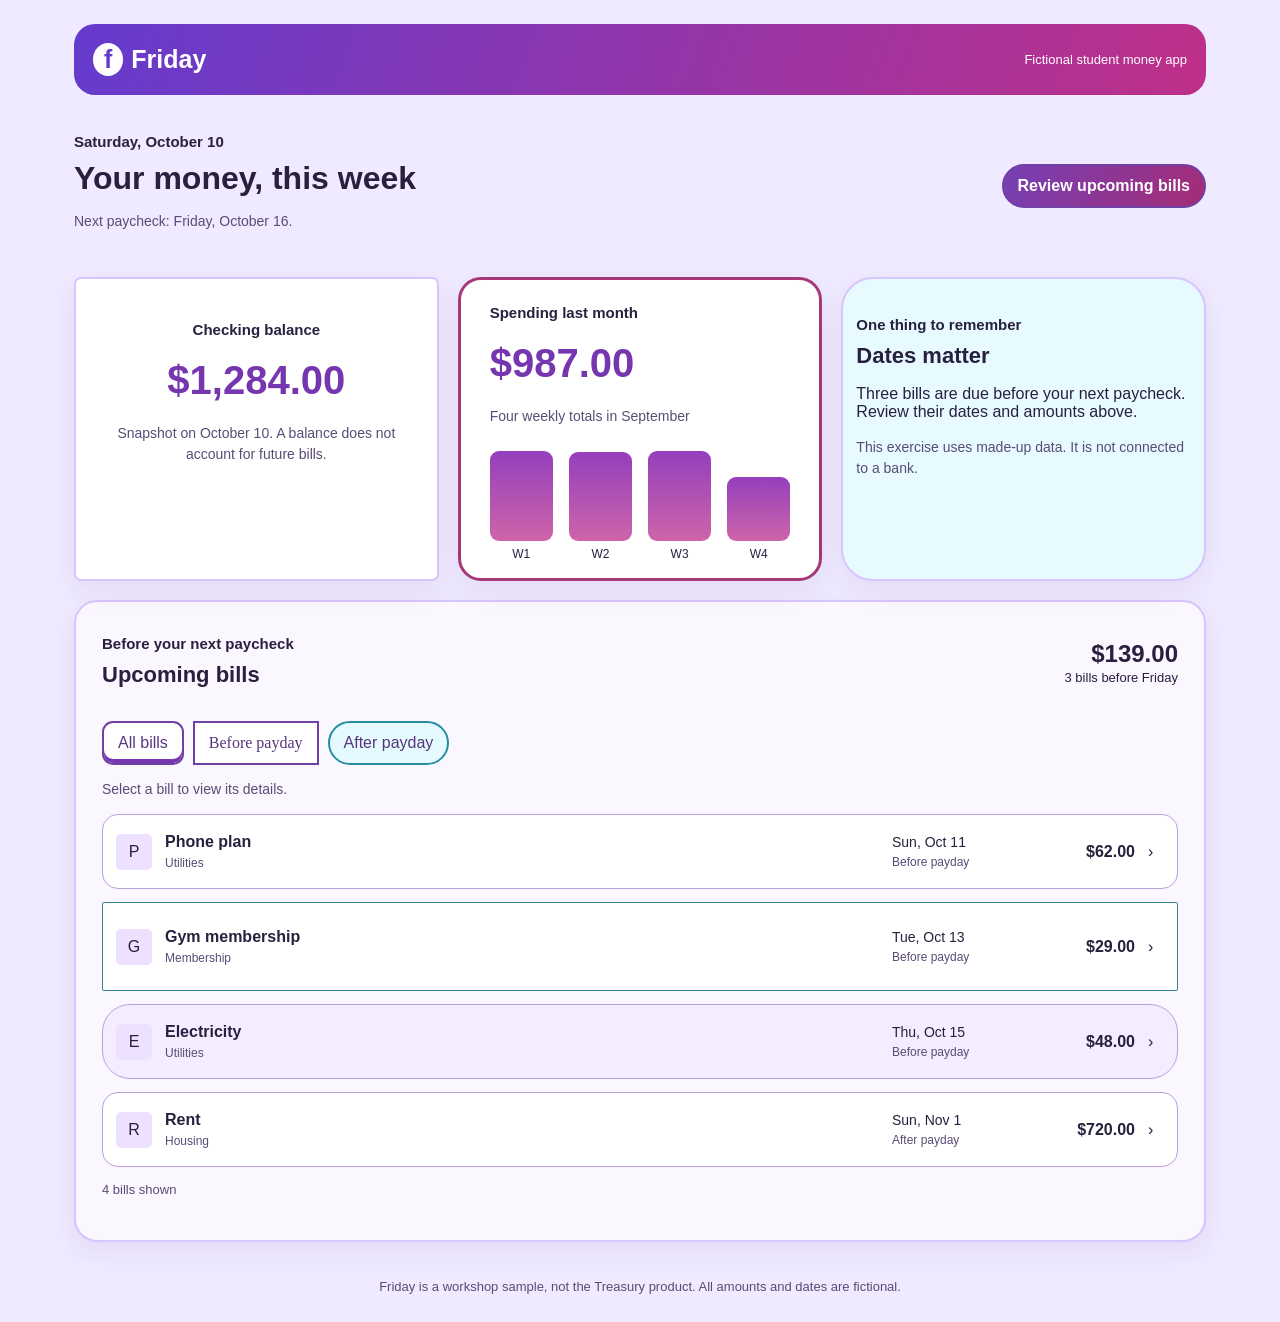
<file: starter-project/index.html>
<!doctype html><html lang="en"><head><meta charset="utf-8"><meta name="viewport" content="width=device-width,initial-scale=1"><title>Friday starter</title><link rel="stylesheet" href="style.css"><script src="app.js" defer></script></head><body><a class="skip-link" href="#main">Skip to dashboard</a>
<div class="app-shell">
  <header class="app-header">
    <div class="brand"><span class="brand-mark" aria-hidden="true">f</span><span>Friday</span></div>
    <span class="demo-label">Fictional student money app</span>
  </header>
  <main id="main" tabindex="-1">
    <div class="page-heading">
      <div>
        <p class="eyebrow">Saturday, October 10</p>
        <h1>Your money, this week</h1>
        <p class="intro">Next paycheck: Friday, October 16.</p>
      </div>
      <button class="button button-primary" id="jump-bills">Review upcoming bills</button>
    </div>
    <div class="workspace">
      <section class="panel bill-section" aria-labelledby="bills-title">
        <div class="section-heading">
          <div>
            <p class="eyebrow">Before your next paycheck</p>
            <h2 id="bills-title">Upcoming bills</h2>
          </div>
          <div class="due-summary"><strong>$139.00</strong><span>3 bills before Friday</span></div>
        </div>
        <div class="filter-group" role="group" aria-label="Filter bills">
          <button class="button button-secondary" data-filter="all" aria-pressed="true">
            All bills</button
          ><button class="button button-secondary" data-filter="before" aria-pressed="false">
            Before payday</button
          ><button class="button button-secondary" data-filter="after" aria-pressed="false">
            After payday
          </button>
        </div>
        <p class="list-help">Select a bill to view its details.</p>
        <div class="bill-list" id="bill-list"></div>
        <p id="filter-status" class="filter-status" role="status"></p>
      </section>
      <section class="panel balance-section" aria-labelledby="balance-title">
        <p class="eyebrow" id="balance-title">Checking balance</p>
        <p class="metric">$1,284.00</p>
        <p class="supporting">
          Snapshot on October 10. A balance does not account for future bills.
        </p>
      </section>
      <section class="panel spending-section" aria-labelledby="spending-title">
        <p class="eyebrow" id="spending-title">Spending last month</p>
        <p class="metric">$987.00</p>
        <p class="supporting">Four weekly totals in September</p>
        <div class="bar-chart" aria-label="Week 1: $270; week 2: $244; week 3: $298; week 4: $175">
          <div><span style="height: 90%"></span><small>W1</small></div>
          <div><span style="height: 81%"></span><small>W2</small></div>
          <div><span style="height: 100%"></span><small>W3</small></div>
          <div><span style="height: 58%"></span><small>W4</small></div>
        </div>
      </section>
      <section class="panel note-section" aria-labelledby="note-title">
        <p class="eyebrow">One thing to remember</p>
        <h2 id="note-title">Dates matter</h2>
        <p>Three bills are due before your next paycheck. Review their dates and amounts above.</p>
        <p class="supporting">This exercise uses made-up data. It is not connected to a bank.</p>
      </section>
    </div>
  </main>
  <footer class="app-footer">
    Friday is a workshop sample, not the Treasury product. All amounts and dates are fictional.
  </footer>
</div>
<dialog id="bill-dialog" aria-labelledby="dialog-title">
  <form method="dialog">
    <div class="dialog-header">
      <h2 id="dialog-title">Bill details</h2>
      <button class="button button-secondary" aria-label="Close bill details">Close</button>
    </div>
    <dl id="bill-details"></dl>
    <p class="supporting">Demo only. No payment will be made.</p>
  </form>
</dialog>
</body></html>
</file>
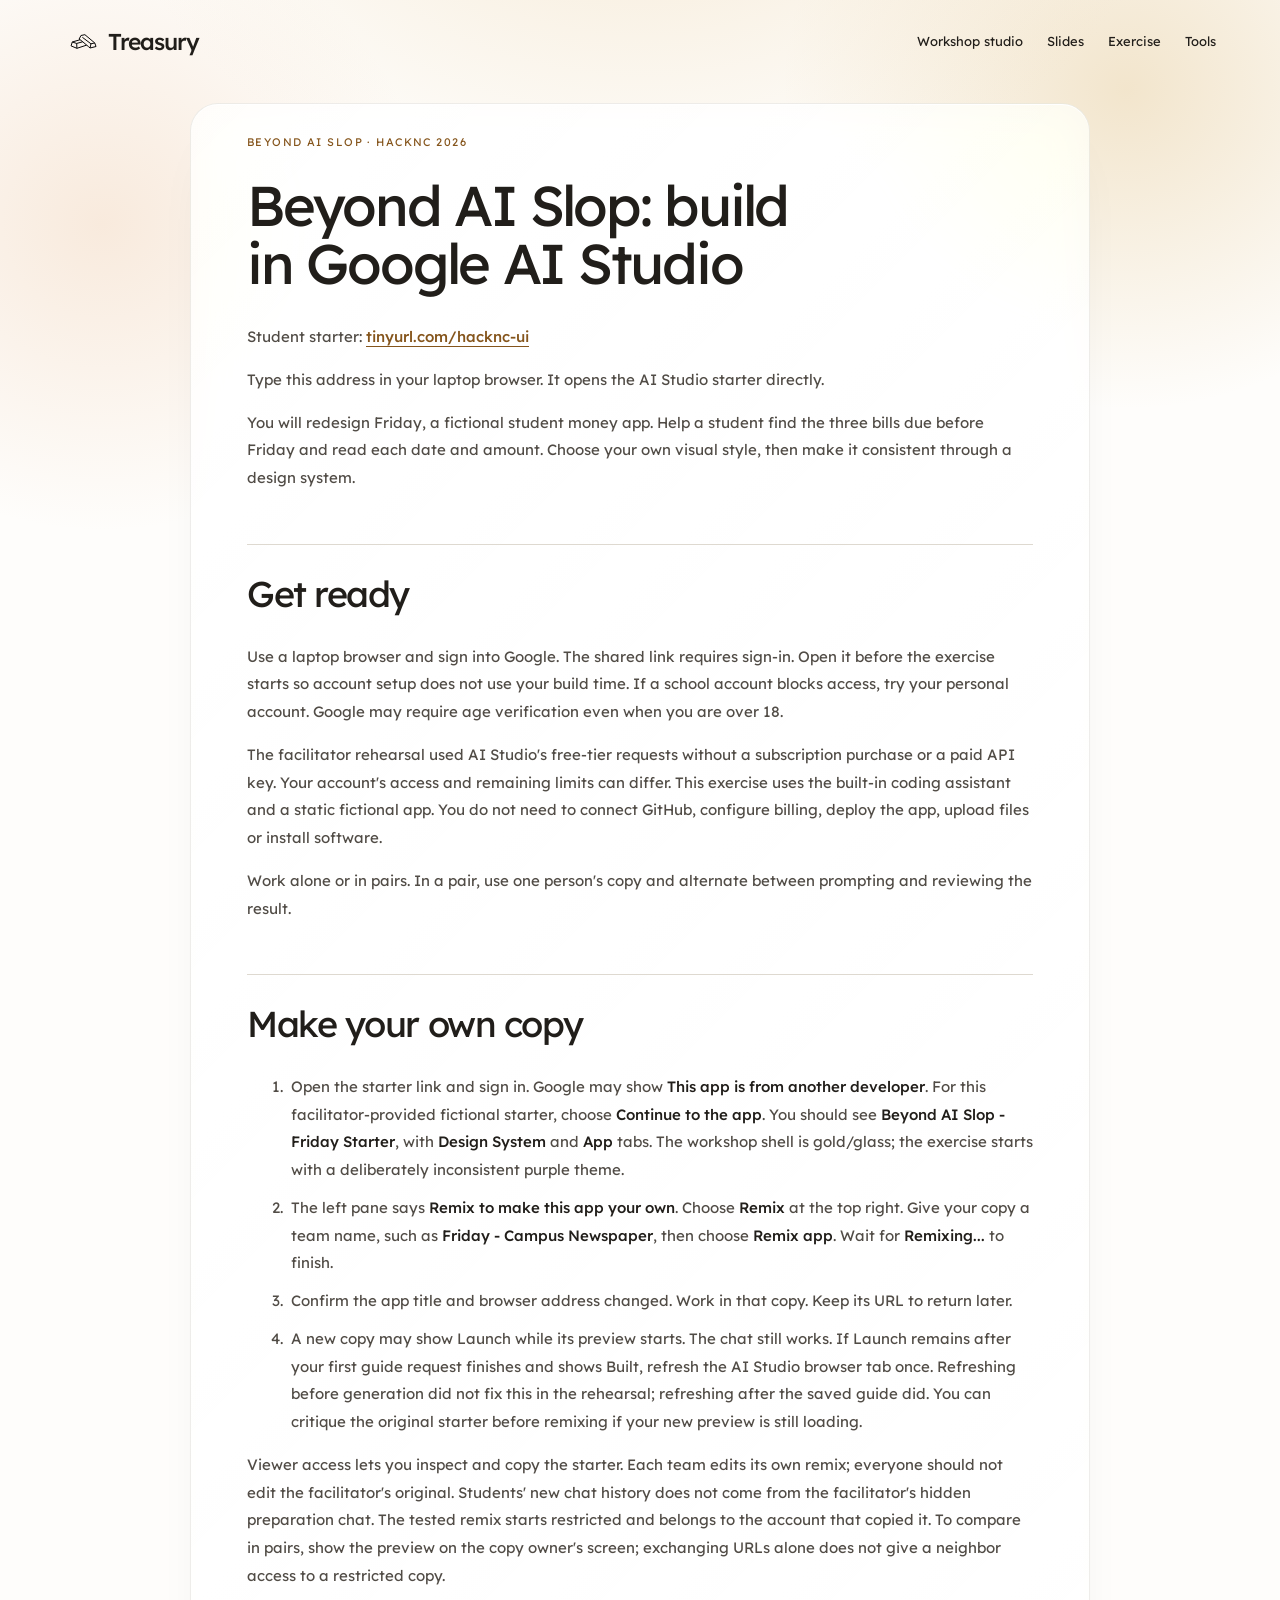
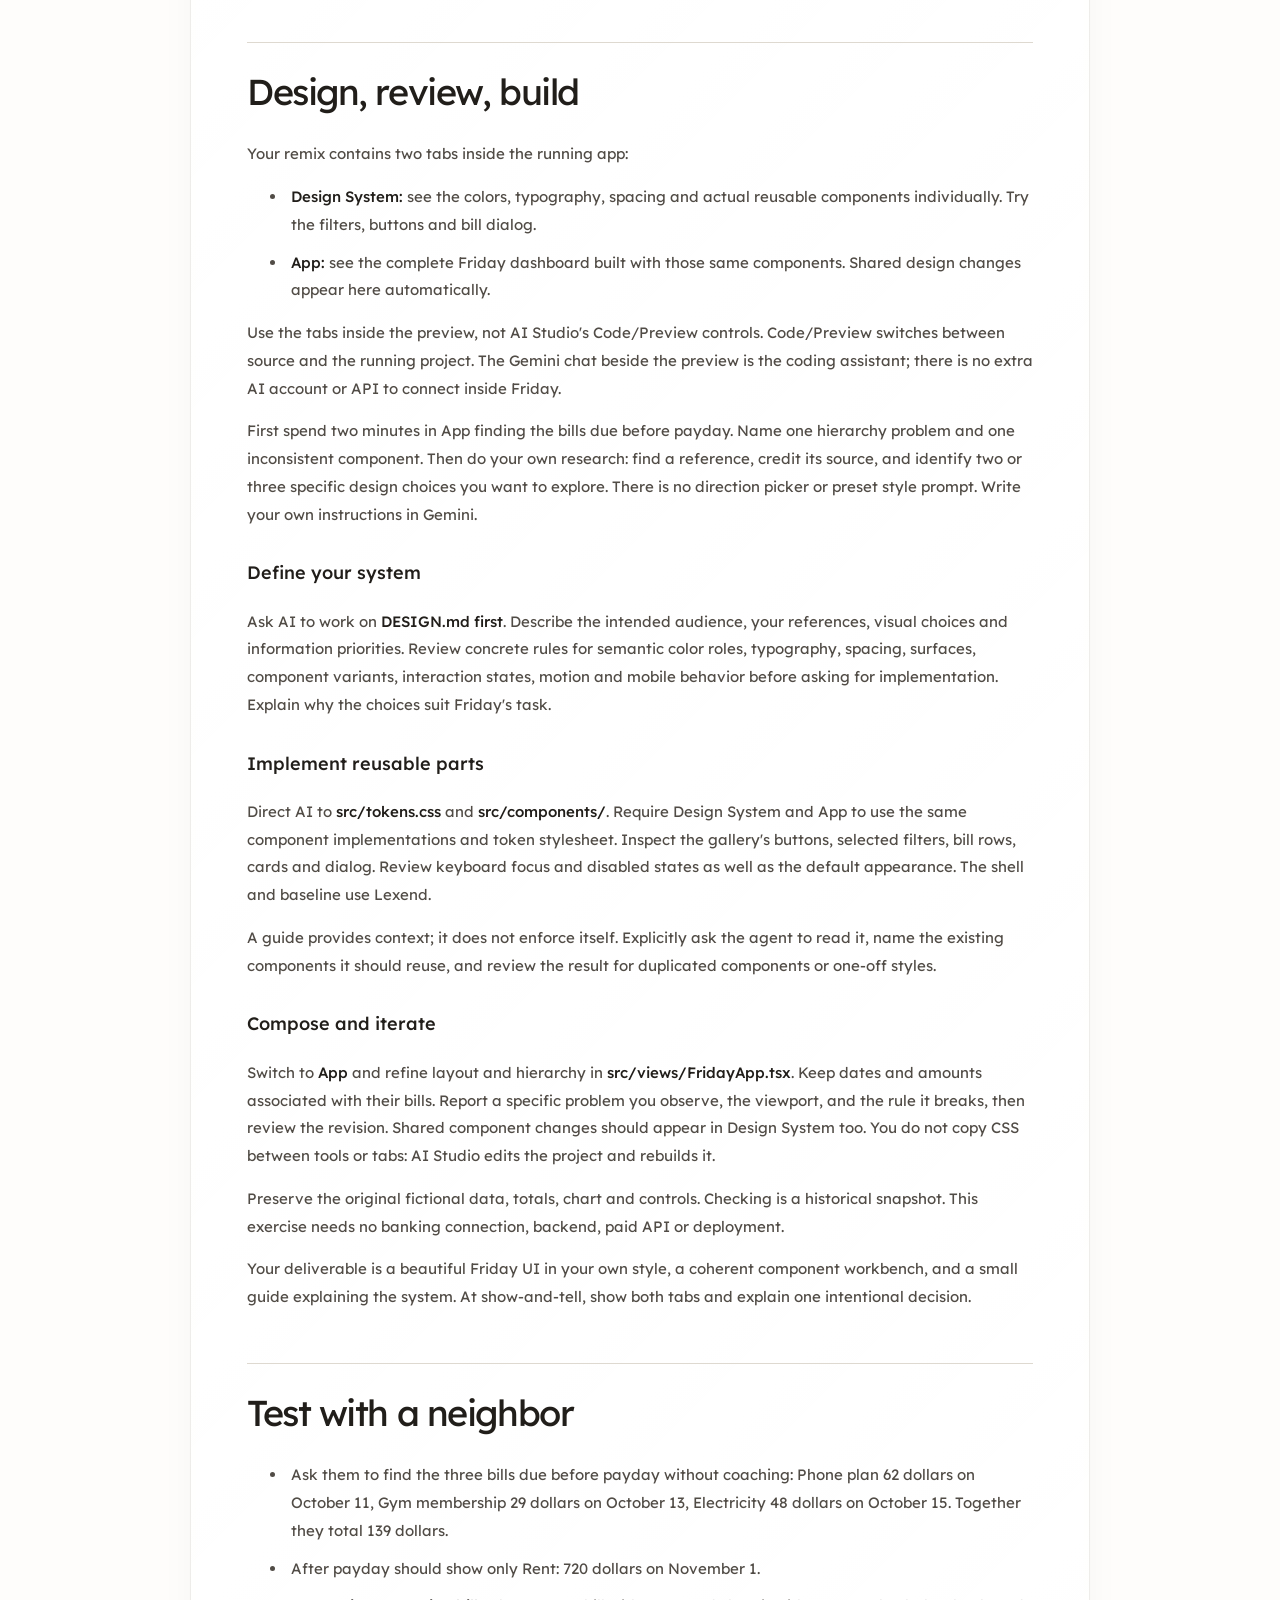
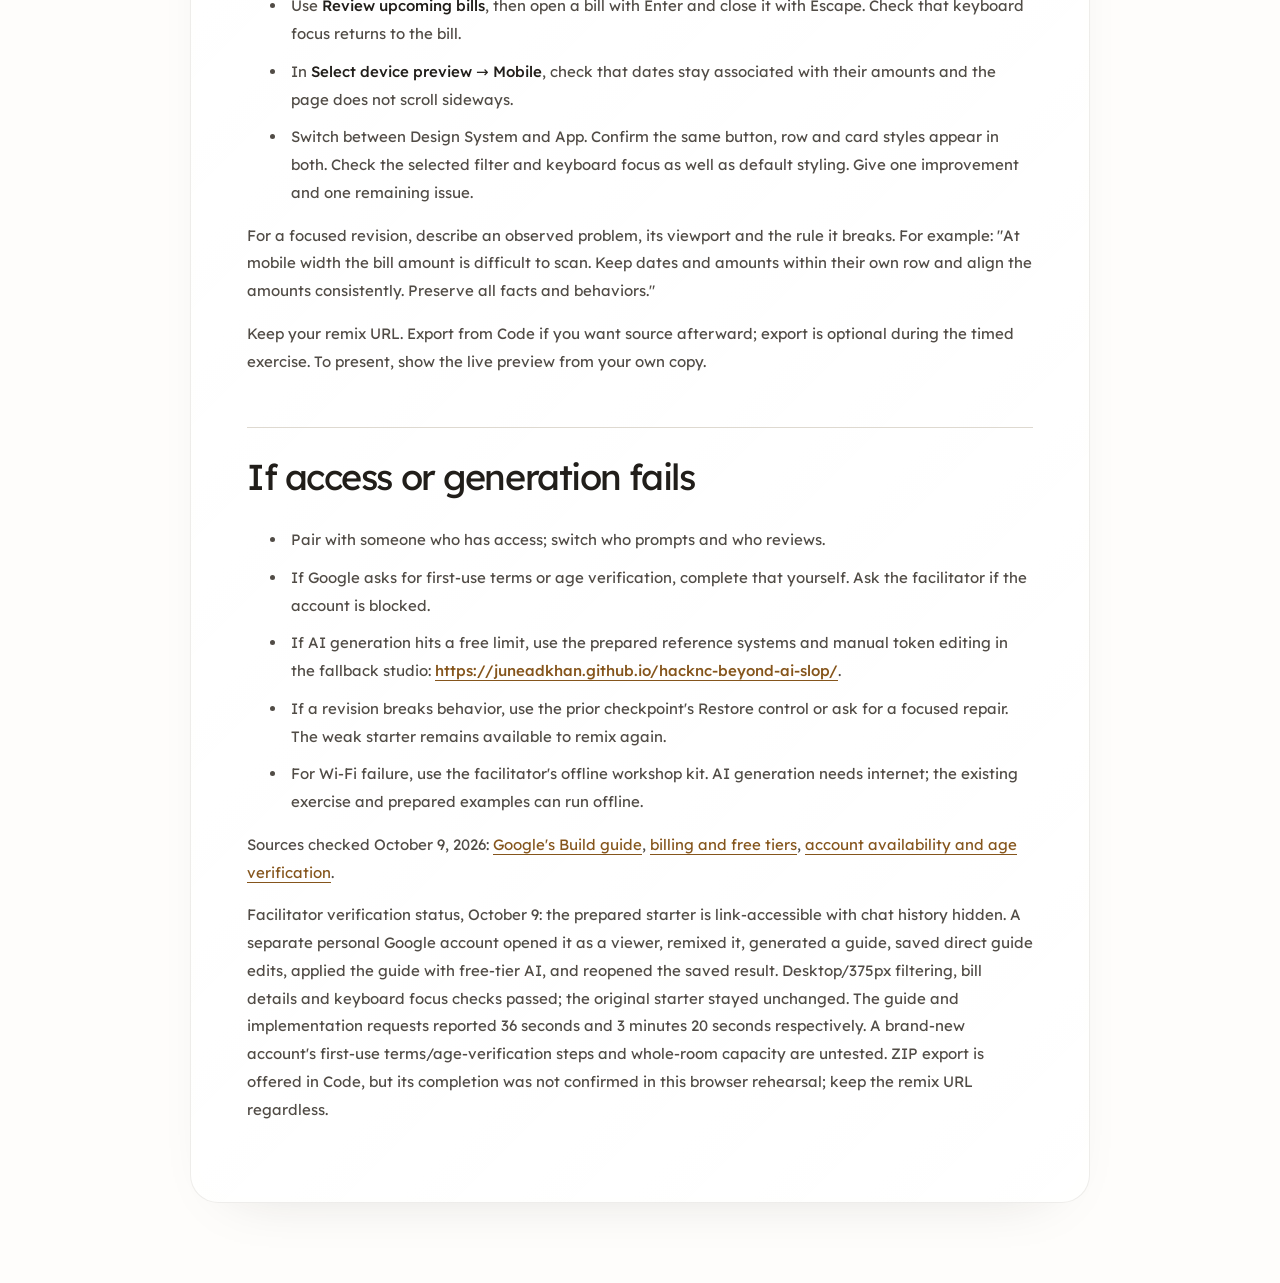
<file: ai-studio-student-guide.html>
<!doctype html><html lang="en"><meta charset="utf-8"><meta name="viewport" content="width=device-width,initial-scale=1"><title>Beyond AI Slop · ai-studio-student-guide</title><link rel="stylesheet" href="brand.css"><style>*{box-sizing:border-box}body{margin:0;font:15px/1.85 Lexend,system-ui,sans-serif}a{color:var(--accent);text-underline-offset:4px}main{max-width:900px;margin:20px auto 80px;padding:30px 56px 64px;background:linear-gradient(135deg,#ffffffad,#ffffff80);backdrop-filter:blur(24px) saturate(1.7) brightness(1.08);border:1px solid #5c4d3c1a;border-radius:28px;box-shadow:inset 0 1px white,0 24px 60px -44px #211e1a35}h1,h2{font-family:Lexend,system-ui,sans-serif;line-height:1.05;font-weight:440;letter-spacing:-.04em;text-wrap:balance}h1{font-size:56px;margin:25px 0 30px;max-width:760px}h2{font-size:36px;margin-top:52px;padding-top:30px;border-top:1px solid #ded9d0}h3{font-size:18px;font-weight:500;margin-top:28px}p,li{color:#514c46}strong{color:#211e1a;font-weight:500}td,th{padding:16px 12px;text-align:left;border-bottom:1px solid #ded9d0;vertical-align:top}th{font-size:11px;text-transform:uppercase;letter-spacing:.08em;font-weight:500;background:#f7f4ee}table{border-collapse:collapse;width:100%;font-size:13px;line-height:1.65;margin:28px 0}pre{background:#f5f2ec;padding:22px;border-radius:16px;overflow:auto;border:1px solid #e6e1d8}li{margin:10px 0;padding-left:4px}code{font-family:ui-monospace,monospace;font-size:.9em}a:focus-visible{outline:3px solid #176fb3;outline-offset:4px}@media(max-width:650px){.brand-header{padding:18px;align-items:flex-start}.brand-header nav{gap:12px;font-size:11px}.brand-logo{font-size:19px}.brand-logo img{width:30px;height:30px}main{margin:10px 12px 40px;padding:24px 22px;border-radius:22px}h1{font-size:42px}h2{font-size:30px}table{display:block;overflow:auto}}@media print{.brand-header{display:none}body{background:white;font-size:11px}main{margin:0;border:0;padding:0;box-shadow:none}h1{font-size:28px}h2{font-size:20px;margin-top:20px;padding-top:10px}a{color:inherit}pre{white-space:pre-wrap}table{font-size:10px}}</style><header class="brand-header"><a class="brand-logo" href="index.html"><img src="assets/treasury-logo.svg" alt="">Treasury</a><nav><a href="index.html">Workshop studio</a><a href="slides.html">Slides</a><a href="student-guide.html">Exercise</a><a href="tools.html">Tools</a></nav></header><main><div class="brand-kicker">Beyond AI Slop · HackNC 2026</div><h1>Beyond AI Slop: build in Google AI Studio</h1>
<p>Student starter: <strong><a href="https://tinyurl.com/hacknc-ui">tinyurl.com/hacknc-ui</a></strong></p>
<p>Type this address in your laptop browser. It opens the AI Studio starter directly.</p>
<p>You will redesign Friday, a fictional student money app. Help a student find the three bills due before Friday and read each date and amount. Choose your own visual style, then make it consistent through a design system.</p>
<h2>Get ready</h2>
<p>Use a laptop browser and sign into Google. The shared link requires sign-in. Open it before the exercise starts so account setup does not use your build time. If a school account blocks access, try your personal account. Google may require age verification even when you are over 18.</p>
<p>The facilitator rehearsal used AI Studio&#39;s free-tier requests without a subscription purchase or a paid API key. Your account&#39;s access and remaining limits can differ. This exercise uses the built-in coding assistant and a static fictional app. You do not need to connect GitHub, configure billing, deploy the app, upload files or install software.</p>
<p>Work alone or in pairs. In a pair, use one person&#39;s copy and alternate between prompting and reviewing the result.</p>
<h2>Make your own copy</h2>
<ol>
<li>Open the starter link and sign in. Google may show <strong>This app is from another developer</strong>. For this facilitator-provided fictional starter, choose <strong>Continue to the app</strong>. You should see <strong>Beyond AI Slop - Friday Starter</strong>, with <strong>Design System</strong> and <strong>App</strong> tabs. The workshop shell is gold/glass; the exercise starts with a deliberately inconsistent purple theme.</li>
<li>The left pane says <strong>Remix to make this app your own</strong>. Choose <strong>Remix</strong> at the top right. Give your copy a team name, such as <strong>Friday - Campus Newspaper</strong>, then choose <strong>Remix app</strong>. Wait for <strong>Remixing...</strong> to finish.</li>
<li>Confirm the app title and browser address changed. Work in that copy. Keep its URL to return later.</li>
<li>A new copy may show Launch while its preview starts. The chat still works. If Launch remains after your first guide request finishes and shows Built, refresh the AI Studio browser tab once. Refreshing before generation did not fix this in the rehearsal; refreshing after the saved guide did. You can critique the original starter before remixing if your new preview is still loading.</li>
</ol>
<p>Viewer access lets you inspect and copy the starter. Each team edits its own remix; everyone should not edit the facilitator&#39;s original. Students&#39; new chat history does not come from the facilitator&#39;s hidden preparation chat. The tested remix starts restricted and belongs to the account that copied it. To compare in pairs, show the preview on the copy owner&#39;s screen; exchanging URLs alone does not give a neighbor access to a restricted copy.</p>
<h2>Design, review, build</h2>
<p>Your remix contains two tabs inside the running app:</p>
<ul>
<li><strong>Design System:</strong> see the colors, typography, spacing and actual reusable components individually. Try the filters, buttons and bill dialog.</li>
<li><strong>App:</strong> see the complete Friday dashboard built with those same components. Shared design changes appear here automatically.</li>
</ul>
<p>Use the tabs inside the preview, not AI Studio&#39;s Code/Preview controls. Code/Preview switches between source and the running project. The Gemini chat beside the preview is the coding assistant; there is no extra AI account or API to connect inside Friday.</p>
<p>First spend two minutes in App finding the bills due before payday. Name one hierarchy problem and one inconsistent component. Then do your own research: find a reference, credit its source, and identify two or three specific design choices you want to explore. There is no direction picker or preset style prompt. Write your own instructions in Gemini.</p>
<h3>Define your system</h3>
<p>Ask AI to work on <strong>DESIGN.md first</strong>. Describe the intended audience, your references, visual choices and information priorities. Review concrete rules for semantic color roles, typography, spacing, surfaces, component variants, interaction states, motion and mobile behavior before asking for implementation. Explain why the choices suit Friday&#39;s task.</p>
<h3>Implement reusable parts</h3>
<p>Direct AI to <strong>src/tokens.css</strong> and <strong>src/components/</strong>. Require Design System and App to use the same component implementations and token stylesheet. Inspect the gallery&#39;s buttons, selected filters, bill rows, cards and dialog. Review keyboard focus and disabled states as well as the default appearance. The shell and baseline use Lexend.</p>
<p>A guide provides context; it does not enforce itself. Explicitly ask the agent to read it, name the existing components it should reuse, and review the result for duplicated components or one-off styles.</p>
<h3>Compose and iterate</h3>
<p>Switch to <strong>App</strong> and refine layout and hierarchy in <strong>src/views/FridayApp.tsx</strong>. Keep dates and amounts associated with their bills. Report a specific problem you observe, the viewport, and the rule it breaks, then review the revision. Shared component changes should appear in Design System too. You do not copy CSS between tools or tabs: AI Studio edits the project and rebuilds it.</p>
<p>Preserve the original fictional data, totals, chart and controls. Checking is a historical snapshot. This exercise needs no banking connection, backend, paid API or deployment.</p>
<p>Your deliverable is a beautiful Friday UI in your own style, a coherent component workbench, and a small guide explaining the system. At show-and-tell, show both tabs and explain one intentional decision.</p>
<h2>Test with a neighbor</h2>
<ul>
<li>Ask them to find the three bills due before payday without coaching: Phone plan 62 dollars on October 11, Gym membership 29 dollars on October 13, Electricity 48 dollars on October 15. Together they total 139 dollars.</li>
<li>After payday should show only Rent: 720 dollars on November 1.</li>
<li>Use <strong>Review upcoming bills</strong>, then open a bill with Enter and close it with Escape. Check that keyboard focus returns to the bill.</li>
<li>In <strong>Select device preview → Mobile</strong>, check that dates stay associated with their amounts and the page does not scroll sideways.</li>
<li>Switch between Design System and App. Confirm the same button, row and card styles appear in both. Check the selected filter and keyboard focus as well as default styling. Give one improvement and one remaining issue.</li>
</ul>
<p>For a focused revision, describe an observed problem, its viewport and the rule it breaks. For example: &quot;At mobile width the bill amount is difficult to scan. Keep dates and amounts within their own row and align the amounts consistently. Preserve all facts and behaviors.&quot;</p>
<p>Keep your remix URL. Export from Code if you want source afterward; export is optional during the timed exercise. To present, show the live preview from your own copy.</p>
<h2>If access or generation fails</h2>
<ul>
<li>Pair with someone who has access; switch who prompts and who reviews.</li>
<li>If Google asks for first-use terms or age verification, complete that yourself. Ask the facilitator if the account is blocked.</li>
<li>If AI generation hits a free limit, use the prepared reference systems and manual token editing in the fallback studio: <strong><a href="https://juneadkhan.github.io/hacknc-beyond-ai-slop/">https://juneadkhan.github.io/hacknc-beyond-ai-slop/</a></strong>.</li>
<li>If a revision breaks behavior, use the prior checkpoint&#39;s Restore control or ask for a focused repair. The weak starter remains available to remix again.</li>
<li>For Wi-Fi failure, use the facilitator&#39;s offline workshop kit. AI generation needs internet; the existing exercise and prepared examples can run offline.</li>
</ul>
<p>Sources checked October 9, 2026: <a href="https://ai.google.dev/gemini-api/docs/aistudio-build-mode">Google&#39;s Build guide</a>, <a href="https://ai.google.dev/gemini-api/docs/billing">billing and free tiers</a>, <a href="https://ai.google.dev/gemini-api/docs/available-regions">account availability and age verification</a>.</p>
<p>Facilitator verification status, October 9: the prepared starter is link-accessible with chat history hidden. A separate personal Google account opened it as a viewer, remixed it, generated a guide, saved direct guide edits, applied the guide with free-tier AI, and reopened the saved result. Desktop/375px filtering, bill details and keyboard focus checks passed; the original starter stayed unchanged. The guide and implementation requests reported 36 seconds and 3 minutes 20 seconds respectively. A brand-new account&#39;s first-use terms/age-verification steps and whole-room capacity are untested. ZIP export is offered in Code, but its completion was not confirmed in this browser rehearsal; keep the remix URL regardless.</p>
</main></html>
</file>
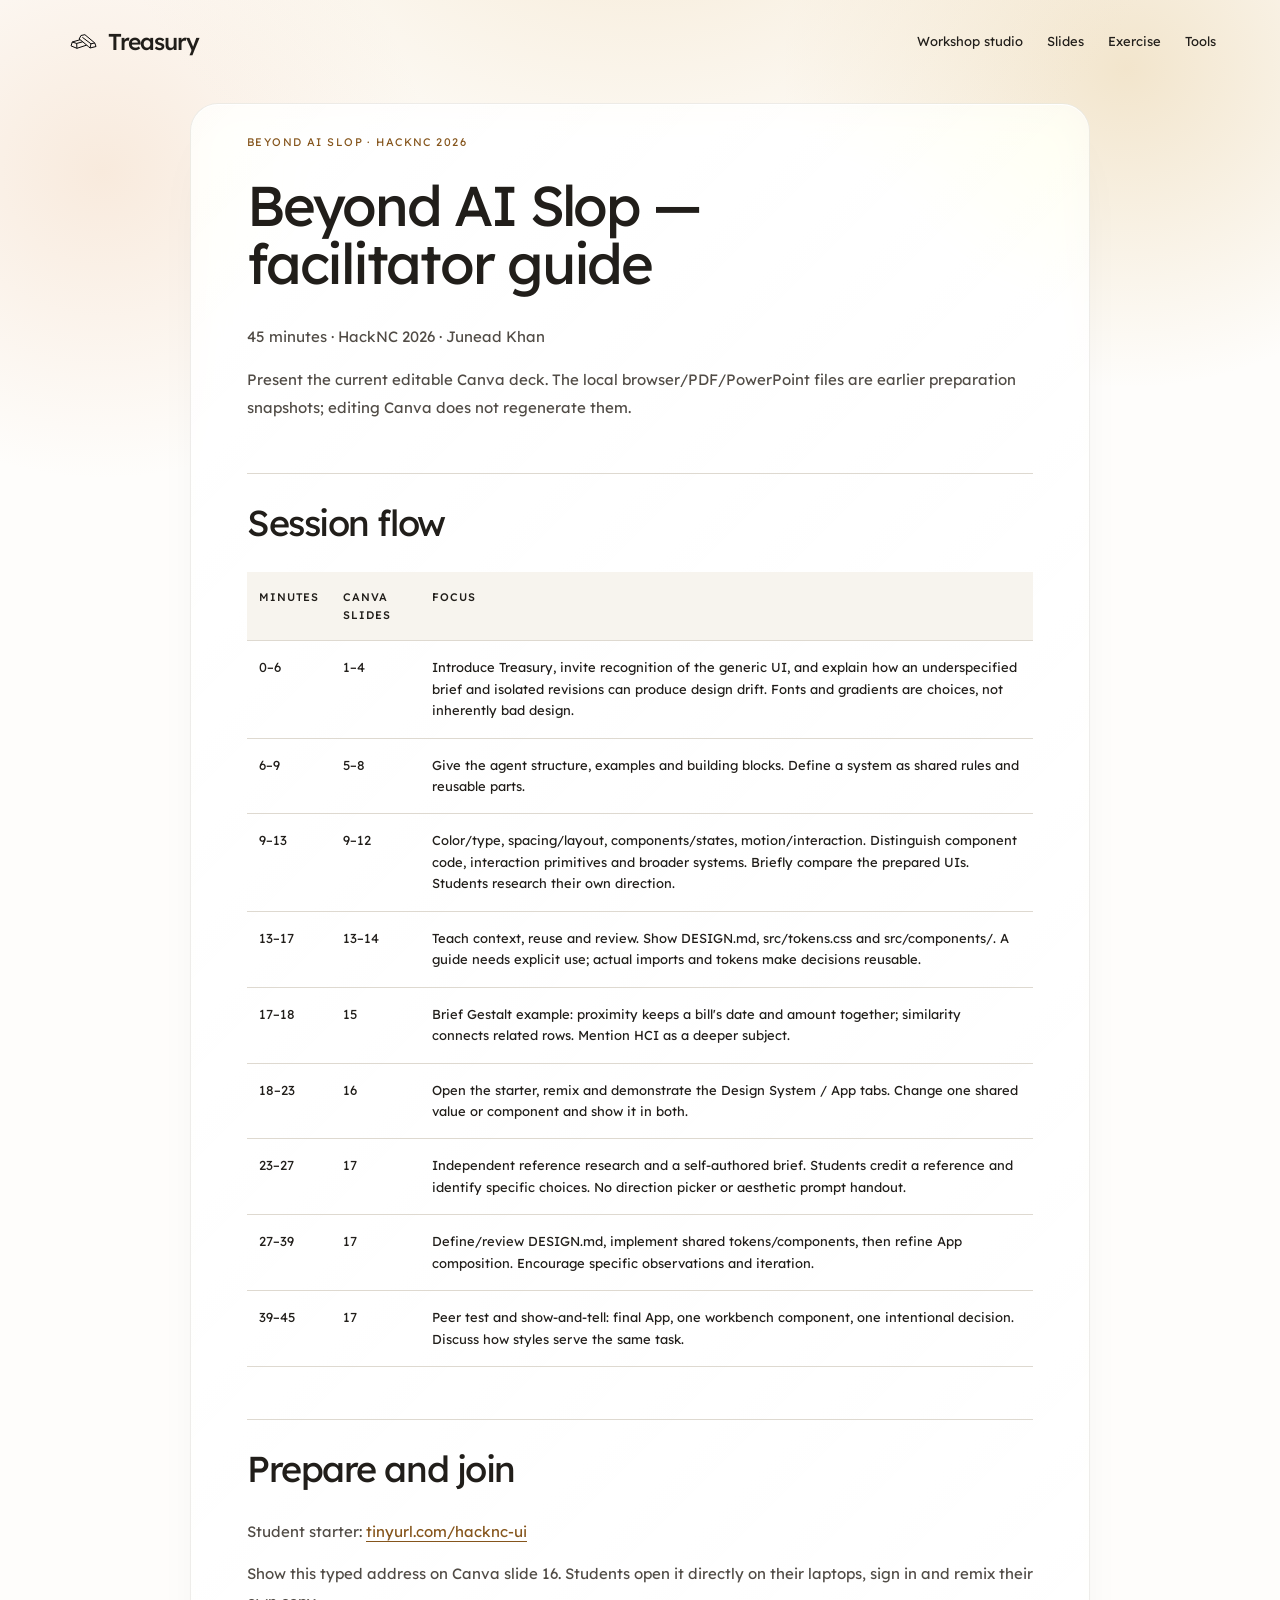
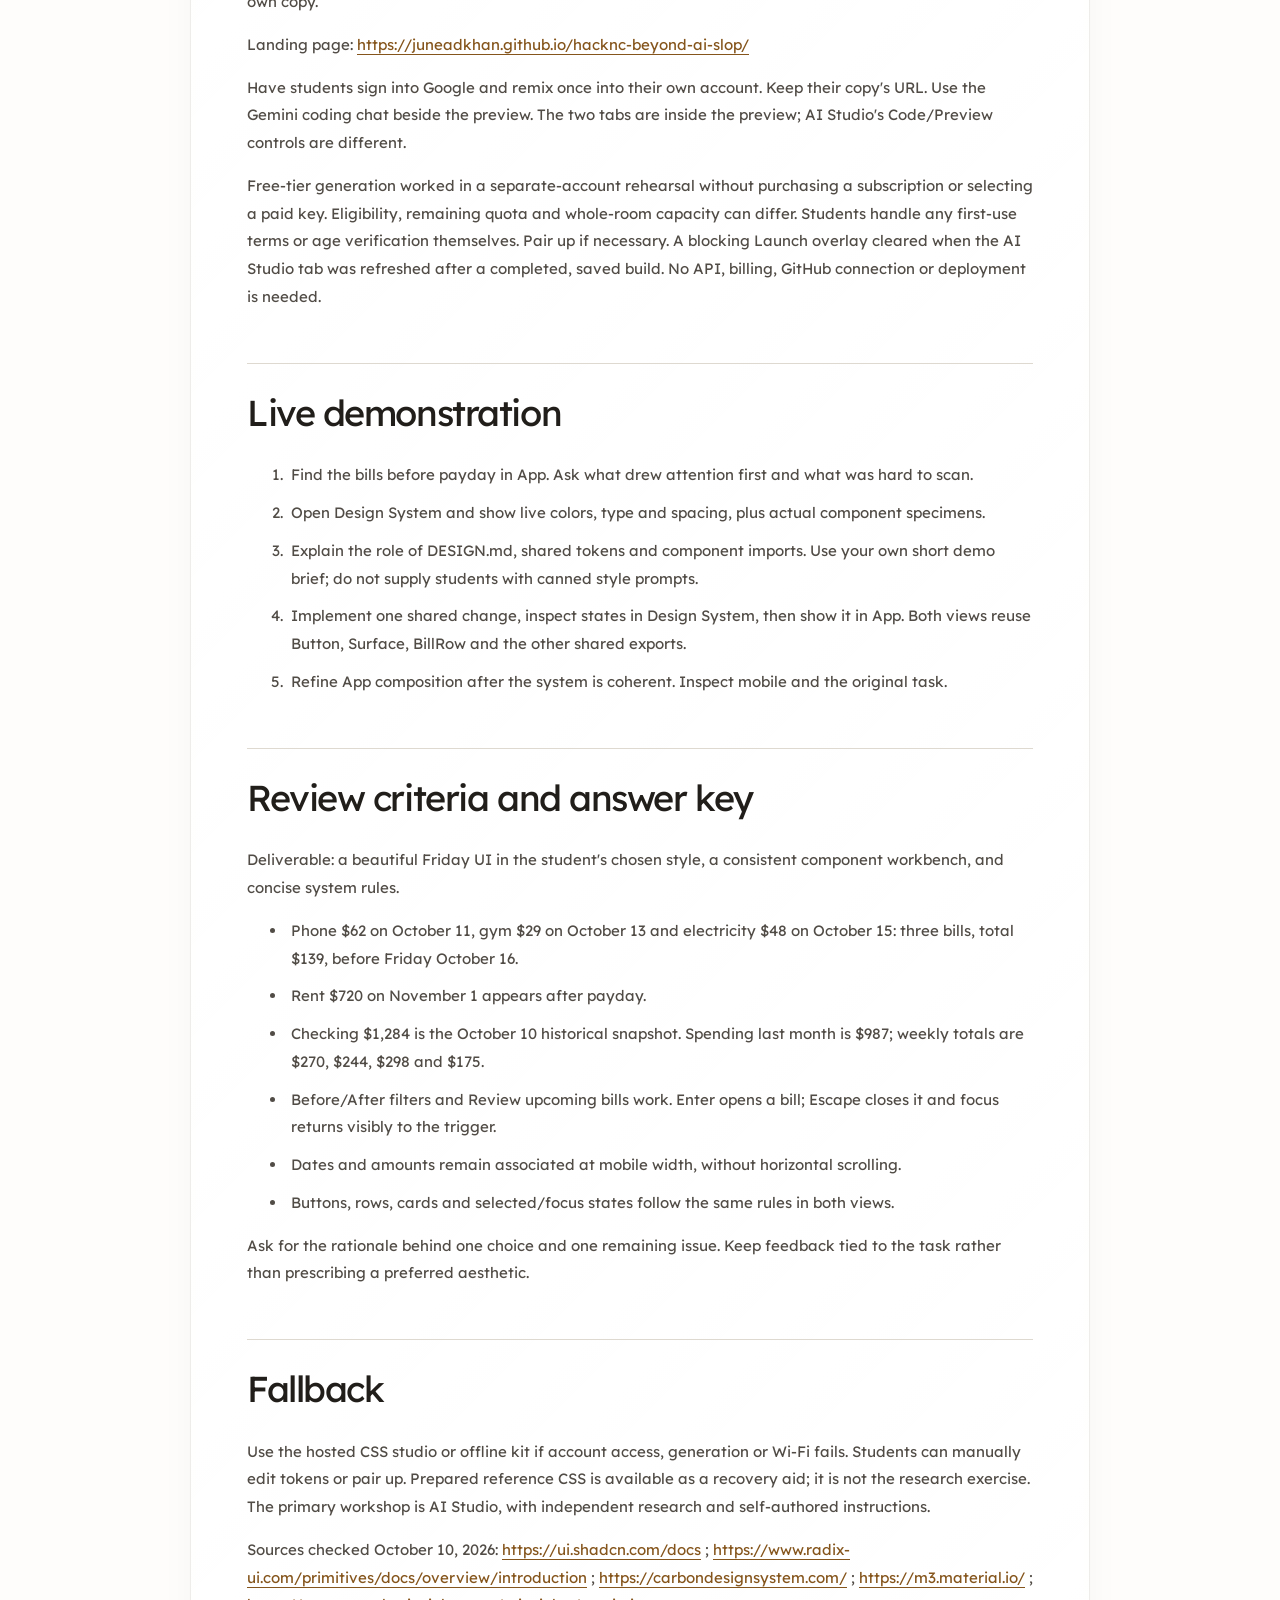
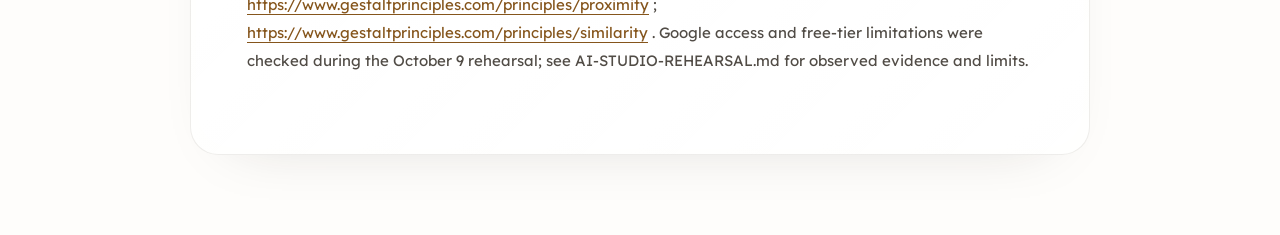
<file: facilitator.html>
<!doctype html><html lang="en"><meta charset="utf-8"><meta name="viewport" content="width=device-width,initial-scale=1"><title>Beyond AI Slop · facilitator</title><link rel="stylesheet" href="brand.css"><style>*{box-sizing:border-box}body{margin:0;font:15px/1.85 Lexend,system-ui,sans-serif}a{color:var(--accent);text-underline-offset:4px}main{max-width:900px;margin:20px auto 80px;padding:30px 56px 64px;background:linear-gradient(135deg,#ffffffad,#ffffff80);backdrop-filter:blur(24px) saturate(1.7) brightness(1.08);border:1px solid #5c4d3c1a;border-radius:28px;box-shadow:inset 0 1px white,0 24px 60px -44px #211e1a35}h1,h2{font-family:Lexend,system-ui,sans-serif;line-height:1.05;font-weight:440;letter-spacing:-.04em;text-wrap:balance}h1{font-size:56px;margin:25px 0 30px;max-width:760px}h2{font-size:36px;margin-top:52px;padding-top:30px;border-top:1px solid #ded9d0}h3{font-size:18px;font-weight:500;margin-top:28px}p,li{color:#514c46}strong{color:#211e1a;font-weight:500}td,th{padding:16px 12px;text-align:left;border-bottom:1px solid #ded9d0;vertical-align:top}th{font-size:11px;text-transform:uppercase;letter-spacing:.08em;font-weight:500;background:#f7f4ee}table{border-collapse:collapse;width:100%;font-size:13px;line-height:1.65;margin:28px 0}pre{background:#f5f2ec;padding:22px;border-radius:16px;overflow:auto;border:1px solid #e6e1d8}li{margin:10px 0;padding-left:4px}code{font-family:ui-monospace,monospace;font-size:.9em}a:focus-visible{outline:3px solid #176fb3;outline-offset:4px}@media(max-width:650px){.brand-header{padding:18px;align-items:flex-start}.brand-header nav{gap:12px;font-size:11px}.brand-logo{font-size:19px}.brand-logo img{width:30px;height:30px}main{margin:10px 12px 40px;padding:24px 22px;border-radius:22px}h1{font-size:42px}h2{font-size:30px}table{display:block;overflow:auto}}@media print{.brand-header{display:none}body{background:white;font-size:11px}main{margin:0;border:0;padding:0;box-shadow:none}h1{font-size:28px}h2{font-size:20px;margin-top:20px;padding-top:10px}a{color:inherit}pre{white-space:pre-wrap}table{font-size:10px}}</style><header class="brand-header"><a class="brand-logo" href="index.html"><img src="assets/treasury-logo.svg" alt="">Treasury</a><nav><a href="index.html">Workshop studio</a><a href="slides.html">Slides</a><a href="student-guide.html">Exercise</a><a href="tools.html">Tools</a></nav></header><main><div class="brand-kicker">Beyond AI Slop · HackNC 2026</div><h1>Beyond AI Slop — facilitator guide</h1>
<p>45 minutes · HackNC 2026 · Junead Khan</p>
<p>Present the current editable Canva deck. The local browser/PDF/PowerPoint files are earlier preparation snapshots; editing Canva does not regenerate them.</p>
<h2>Session flow</h2>
<table>
<thead>
<tr>
<th>Minutes</th>
<th>Canva slides</th>
<th>Focus</th>
</tr>
</thead>
<tbody><tr>
<td>0–6</td>
<td>1–4</td>
<td>Introduce Treasury, invite recognition of the generic UI, and explain how an underspecified brief and isolated revisions can produce design drift. Fonts and gradients are choices, not inherently bad design.</td>
</tr>
<tr>
<td>6–9</td>
<td>5–8</td>
<td>Give the agent structure, examples and building blocks. Define a system as shared rules and reusable parts.</td>
</tr>
<tr>
<td>9–13</td>
<td>9–12</td>
<td>Color/type, spacing/layout, components/states, motion/interaction. Distinguish component code, interaction primitives and broader systems. Briefly compare the prepared UIs. Students research their own direction.</td>
</tr>
<tr>
<td>13–17</td>
<td>13–14</td>
<td>Teach context, reuse and review. Show DESIGN.md, src/tokens.css and src/components/. A guide needs explicit use; actual imports and tokens make decisions reusable.</td>
</tr>
<tr>
<td>17–18</td>
<td>15</td>
<td>Brief Gestalt example: proximity keeps a bill&#39;s date and amount together; similarity connects related rows. Mention HCI as a deeper subject.</td>
</tr>
<tr>
<td>18–23</td>
<td>16</td>
<td>Open the starter, remix and demonstrate the Design System / App tabs. Change one shared value or component and show it in both.</td>
</tr>
<tr>
<td>23–27</td>
<td>17</td>
<td>Independent reference research and a self-authored brief. Students credit a reference and identify specific choices. No direction picker or aesthetic prompt handout.</td>
</tr>
<tr>
<td>27–39</td>
<td>17</td>
<td>Define/review DESIGN.md, implement shared tokens/components, then refine App composition. Encourage specific observations and iteration.</td>
</tr>
<tr>
<td>39–45</td>
<td>17</td>
<td>Peer test and show-and-tell: final App, one workbench component, one intentional decision. Discuss how styles serve the same task.</td>
</tr>
</tbody></table>
<h2>Prepare and join</h2>
<p>Student starter: <a href="https://tinyurl.com/hacknc-ui">tinyurl.com/hacknc-ui</a></p>
<p>Show this typed address on Canva slide 16. Students open it directly on their laptops, sign in and remix their own copy.</p>
<p>Landing page: <a href="https://juneadkhan.github.io/hacknc-beyond-ai-slop/">https://juneadkhan.github.io/hacknc-beyond-ai-slop/</a></p>
<p>Have students sign into Google and remix once into their own account. Keep their copy&#39;s URL. Use the Gemini coding chat beside the preview. The two tabs are inside the preview; AI Studio&#39;s Code/Preview controls are different.</p>
<p>Free-tier generation worked in a separate-account rehearsal without purchasing a subscription or selecting a paid key. Eligibility, remaining quota and whole-room capacity can differ. Students handle any first-use terms or age verification themselves. Pair up if necessary. A blocking Launch overlay cleared when the AI Studio tab was refreshed after a completed, saved build. No API, billing, GitHub connection or deployment is needed.</p>
<h2>Live demonstration</h2>
<ol>
<li>Find the bills before payday in App. Ask what drew attention first and what was hard to scan.</li>
<li>Open Design System and show live colors, type and spacing, plus actual component specimens.</li>
<li>Explain the role of DESIGN.md, shared tokens and component imports. Use your own short demo brief; do not supply students with canned style prompts.</li>
<li>Implement one shared change, inspect states in Design System, then show it in App. Both views reuse Button, Surface, BillRow and the other shared exports.</li>
<li>Refine App composition after the system is coherent. Inspect mobile and the original task.</li>
</ol>
<h2>Review criteria and answer key</h2>
<p>Deliverable: a beautiful Friday UI in the student&#39;s chosen style, a consistent component workbench, and concise system rules.</p>
<ul>
<li>Phone $62 on October 11, gym $29 on October 13 and electricity $48 on October 15: three bills, total $139, before Friday October 16.</li>
<li>Rent $720 on November 1 appears after payday.</li>
<li>Checking $1,284 is the October 10 historical snapshot. Spending last month is $987; weekly totals are $270, $244, $298 and $175.</li>
<li>Before/After filters and Review upcoming bills work. Enter opens a bill; Escape closes it and focus returns visibly to the trigger.</li>
<li>Dates and amounts remain associated at mobile width, without horizontal scrolling.</li>
<li>Buttons, rows, cards and selected/focus states follow the same rules in both views.</li>
</ul>
<p>Ask for the rationale behind one choice and one remaining issue. Keep feedback tied to the task rather than prescribing a preferred aesthetic.</p>
<h2>Fallback</h2>
<p>Use the hosted CSS studio or offline kit if account access, generation or Wi-Fi fails. Students can manually edit tokens or pair up. Prepared reference CSS is available as a recovery aid; it is not the research exercise. The primary workshop is AI Studio, with independent research and self-authored instructions.</p>
<p>Sources checked October 10, 2026: <a href="https://ui.shadcn.com/docs">https://ui.shadcn.com/docs</a> ; <a href="https://www.radix-ui.com/primitives/docs/overview/introduction">https://www.radix-ui.com/primitives/docs/overview/introduction</a> ; <a href="https://carbondesignsystem.com/">https://carbondesignsystem.com/</a> ; <a href="https://m3.material.io/">https://m3.material.io/</a> ; <a href="https://www.gestaltprinciples.com/principles/proximity">https://www.gestaltprinciples.com/principles/proximity</a> ; <a href="https://www.gestaltprinciples.com/principles/similarity">https://www.gestaltprinciples.com/principles/similarity</a> . Google access and free-tier limitations were checked during the October 9 rehearsal; see AI-STUDIO-REHEARSAL.md for observed evidence and limits.</p>
</main></html>
</file>
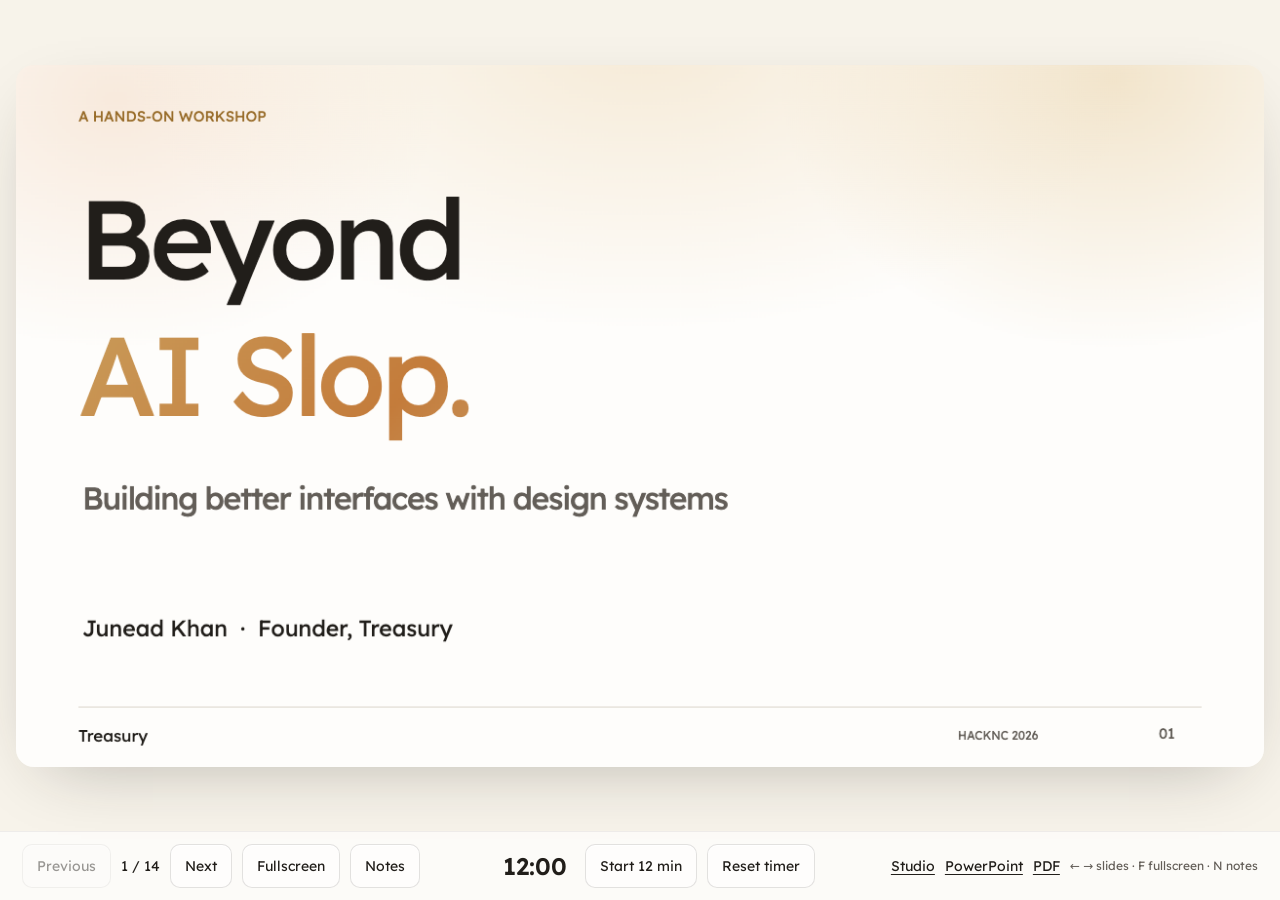
<file: slides.html>
<!doctype html><html lang="en"><head><meta charset="utf-8"><meta name="viewport" content="width=device-width,initial-scale=1"><title>Beyond AI Slop · Workshop slides</title><link rel="stylesheet" href="brand.css"><style>
*{box-sizing:border-box}body{margin:0;background:#211e1a;color:#fbfaf7;font:14px/1.6 system-ui,sans-serif;height:100dvh;display:flex;flex-direction:column}a{color:inherit;text-underline-offset:3px}main{flex:1;display:flex;justify-content:center;align-items:center;min-height:0;padding:16px;gap:20px}.stage{width:min(100%,calc((100dvh - 104px)*16/9));min-width:0}.slide img{width:100%;height:auto;display:block}.notes{display:none;background:#fbfaf7;color:#211e1a;padding:24px;width:360px;max-height:100%;overflow:auto;white-space:pre-wrap}.show-notes .notes{display:block}.show-notes .stage{width:calc(100% - 380px)}.toolbar{display:flex;justify-content:space-between;align-items:center;gap:12px;padding:12px 20px;flex-wrap:wrap}.group{display:flex;gap:10px;align-items:center;flex-wrap:wrap}button{font:inherit;cursor:pointer;min-height:44px;border:1px solid #9a9388;background:transparent;color:inherit;padding:8px 14px;border-radius:6px}button:disabled{opacity:.45;cursor:default}button:focus-visible,a:focus-visible{outline:3px solid #7dd7ff;outline-offset:4px}.timer{font:600 24px ui-monospace,monospace;min-width:80px;text-align:center}.help{font-size:12px;color:#d8d2c8}.sr-only{position:absolute;width:1px;height:1px;overflow:hidden;clip-path:inset(50%)}[hidden]{display:none!important}@media(max-width:760px){.show-notes main{display:block;overflow:auto}.show-notes .stage{width:100%}.notes{width:100%;max-height:none;margin-top:16px}.toolbar{padding:10px}.help{display:none}}@media print{body{display:block;background:white;height:auto}main{display:block;padding:0}.toolbar,.notes{display:none!important}.stage,.show-notes .stage{width:100%}.slide{display:block!important;break-after:page}.slide[hidden]{display:block!important}.slide img{width:100%}@page{size:landscape;margin:0}}
body{background:#f7f3ea;color:#211e1a;font-family:Lexend,system-ui,sans-serif}.stage{box-shadow:0 22px 70px -30px #211e1a55;border-radius:18px;overflow:hidden}.notes{background:#fffffff0;border:1px solid #ddd7cc;border-radius:18px;font-size:13px}.toolbar{background:#ffffffaa;border-top:1px solid #211e1a10;padding:12px 22px}button{border-color:#211e1a20;border-radius:10px;background:#ffffff90;box-shadow:inset 0 1px white}.help{color:#635e58}button:focus-visible,a:focus-visible{outline-color:#176fb3}.timer{font-family:Lexend,system-ui,sans-serif}@media print{.stage{box-shadow:none;border-radius:0}}
</style></head><body><main><div class="stage"><section class="slide active" data-slide="1" aria-label="Slide 1: Beyond AI Slop"><img src="slides/slide-01.png" alt="Beyond AI Slop" width="1280" height="720"><div class="sr-only"><h1>Beyond AI Slop</h1><p>Beyond AI Slop: Building Better Interfaces With Design Systems. Junead Khan, Founder, Treasury.</p></div></section>
<section class="slide" data-slide="2" aria-label="Slide 2: The workshop studio." hidden><img src="slides/slide-02.png" alt="The workshop studio." width="1280" height="720"><div class="sr-only"><h1>The workshop studio.</h1><p>No setup for the studio — Browser + your AI chat. Nothing to install.</p><p>Open https://juneadkhan.github.io/hacknc-beyond-ai-slop/. No AI access? Use a reference and change its tokens.</p></div></section>
<section class="slide" data-slide="3" aria-label="Slide 3: The user’s task." hidden><img src="slides/slide-03.png" alt="The user’s task." width="1280" height="720"><div class="sr-only"><h1>The user’s task.</h1><p>Which bills are due before Friday? Find dates and amounts in the original app.</p></div></section>
<section class="slide" data-slide="4" aria-label="Slide 4: Observable interface problems." hidden><img src="slides/slide-04.png" alt="Observable interface problems." width="1280" height="720"><div class="sr-only"><h1>Observable interface problems.</h1><p>Hierarchy — The secondary metrics get attention before bill dates.</p><p>Component rules — Three filters look like three unrelated controls.</p><p>Small screens — The important list moves below secondary content.</p></div></section>
<section class="slide" data-slide="5" aria-label="Slide 5: A system AI can reuse." hidden><img src="slides/slide-05.png" alt="A system AI can reuse." width="1280" height="720"><div class="sr-only"><h1>A system AI can reuse.</h1><p>Purpose: Find bills before payday.</p><p>Tokens: Name roles, then assign values.</p><p>Components: Reuse rows, filters and panels.</p><p>Rules: Define priority, states and mobile.</p></div></section>
<section class="slide" data-slide="6" aria-label="Slide 6: Semantic tokens." hidden><img src="slides/slide-06.png" alt="Semantic tokens." width="1280" height="720"><div class="sr-only"><h1>Semantic tokens.</h1><p>Use :root semantic variables. Example --accent is consumed by .button-primary background and --on-accent by text.</p></div></section>
<section class="slide" data-slide="7" aria-label="Slide 7: Component rules." hidden><img src="slides/slide-07.png" alt="Component rules." width="1280" height="720"><div class="sr-only"><h1>Component rules.</h1><p>Bill rows — Same date, amount and spacing rules for every bill.</p><p>Buttons and filters — Default, hover, selected and visible keyboard focus.</p><p>Responsive hierarchy — Bills remain first; amounts stay beside their own bill.</p></div></section>
<section class="slide" data-slide="8" aria-label="Slide 8: Existing design systems." hidden><img src="slides/slide-08.png" alt="Existing design systems." width="1280" height="720"><div class="sr-only"><h1>Existing design systems.</h1><p>Carbon. IBM’s product system. Foundations, components
and usage guidance.</p><p>Fluent 2. Microsoft’s design system. Resources and components
for several platforms.</p><p>Radix Primitives. Unstyled behaviors. Accessible building blocks;
you supply visual rules.</p></div></section>
<section class="slide" data-slide="9" aria-label="Slide 9: Three distinct directions." hidden><img src="slides/slide-09.png" alt="Three distinct directions." width="1280" height="720"><div class="sr-only"><h1>Three distinct directions.</h1><p>Ledger: Quiet reading</p><p>Signal: Technical clarity</p><p>Aero: Optimistic gloss</p></div></section>
<section class="slide" data-slide="10" aria-label="Slide 10: Guide, then implementation." hidden><img src="slides/slide-10.png" alt="Guide, then implementation." width="1280" height="720"><div class="sr-only"><h1>Guide, then implementation.</h1><p>1  Create and review the guide — Purpose, tokens, component rules, states and mobile.</p><p>2  Apply one complete stylesheet — Use the fixed DOM and facts. Inspect the rendered app.</p><p>3  Revise a specific observed failure — “At 390px, the date wraps away from its amount.”</p></div></section>
<section class="slide" data-slide="11" aria-label="Slide 11: Your style. One working app." hidden><img src="slides/slide-11.png" alt="Your style. One working app." width="1280" height="720"><div class="sr-only"><h1>Your style. One working app.</h1><p>Choose a point of view — Audience + mood + typography + density + priority.</p><p>Generate, review, apply — A design guide, then a complete CSS stylesheet.</p><p>Check mobile and keyboard — Keep every amount, date, filter and detail dialog.</p></div></section>
<section class="slide" data-slide="12" aria-label="Slide 12: A test with your neighbor." hidden><img src="slides/slide-12.png" alt="A test with your neighbor." width="1280" height="720"><div class="sr-only"><h1>A test with your neighbor.</h1><p>Give your partner the task — “Find every bill due before Friday. Open one.”</p><p>Look for evidence — Dates and amounts, shared rules, 390px, keyboard.</p><p>Share one rule and one remaining issue — What improved? What still gets in the user’s way?</p></div></section>
<section class="slide" data-slide="13" aria-label="Slide 13: Design systems in your own hack." hidden><img src="slides/slide-13.png" alt="Design systems in your own hack." width="1280" height="720"><div class="sr-only"><h1>Design systems in your own hack.</h1><p>Write the task and save the guide — Give your coding agent rules it can keep returning to.</p><p>Reuse components; change one thing at a time — Inspect the rendered result before moving on.</p><p>Make trustworthy information easy to use — A clear date and amount matter more than decoration.</p></div></section>
<section class="slide" data-slide="14" aria-label="Slide 14: Your app. Your design system." hidden><img src="slides/slide-14.png" alt="Your app. Your design system." width="1280" height="720"><div class="sr-only"><h1>Your app. Your design system.</h1><p>Download your app + your design guide — Keep the working interface and the decisions behind it.</p></div></section></div><aside class="notes" aria-label="Presenter notes"><strong>Presenter notes</strong><div id="note-text"></div></aside></main><nav class="toolbar" aria-label="Slide controls"><div class="group"><button id="previous">Previous</button><span id="count" aria-live="polite">1 / 14</span><button id="next">Next</button><button id="fullscreen">Fullscreen</button><button id="notes" aria-pressed="false">Notes</button></div><div class="group"><span class="timer" id="timer" role="timer" aria-label="Exercise time remaining">12:00</span><button id="start-timer">Start 12 min</button><button id="reset-timer">Reset timer</button></div><div class="group"><a href="index.html" target="_blank" rel="noopener">Studio</a><a href="downloads/workshop-slides.pptx" download>PowerPoint</a><a href="downloads/workshop-slides.pdf" download>PDF</a><span class="help">← → slides · F fullscreen · N notes</span></div></nav><script>
const pages=[{"title":"Beyond AI Slop","kicker":"A hands-on workshop","notes":"0:00–1:00. Welcome. I'm Junead, the founder of Treasury. Money interfaces make you care about which number matters, the date attached to it, and the next action. Today we give AI those choices explicitly. This workshop uses fictional data and a prepared starter. It is not a product demo or a model benchmark.\nPromise: leave with your own design system and a working redesign.","transcript":["Beyond AI Slop: Building Better Interfaces With Design Systems. Junead Khan, Founder, Treasury."]},{"title":"The workshop studio.","kicker":"Start here","notes":"1:00–3:00. Keep this up as students arrive. QR opens the workshop studio. Laptop browser recommended. Studio needs no account/install/API/subscription. Use an existing AI chat; those services have their own limits and eligibility. No purchase required. Pair up or use prepared reference CSS if access fails. Mention starter ZIP for students who prefer their own editor.\nTool sources, checked Oct 9, 2026: https://support.google.com/gemini/answer/13275745 ; https://support.google.com/gemini/answer/16275805 ; workshop TOOLS.md.","transcript":["No setup for the studio — Browser + your AI chat. Nothing to install.","Open https://juneadkhan.github.io/hacknc-beyond-ai-slop/. No AI access? Use a reference and change its tokens."]},{"title":"The user’s task.","kicker":"30-second task","notes":"3:00–5:00. Show original app in studio, or use screenshot. Give 30 seconds: Which bills are due before Friday's paycheck? Ask what students noticed first. Do not coach them. This is a task test, not controlled research. Answer: Phone $62 Oct 11, gym $29 Oct 13, electricity $48 Oct 15; 3 bills total $139. Rent $720 Nov 1 is after payday.\nImage: actual prepared Friday starter; authored for workshop, not output attributed to a model.","transcript":["Which bills are due before Friday? Find dates and amounts in the original app."]},{"title":"Observable interface problems.","kicker":"Critique the interface","notes":"5:00–7:00. Ask the room for observations. Show original at 390px. Bills are fourth after balance/spending/note. Filters share a task but differ in typography, radii and borders; rows have unrelated styles. Explain that gradients can fit a coherent direction, including HackNC Aero. Removing gradients alone does not repair hierarchy.\nImage: actual original app at 390px, top viewport; bill content is below this viewport.","transcript":["Hierarchy — The secondary metrics get attention before bill dates.","Component rules — Three filters look like three unrelated controls.","Small screens — The important list moves below secondary content."]},{"title":"A system AI can reuse.","kicker":"The system","notes":"7:00–9:00. A design system is shared decisions, not just a palette. Purpose establishes task; semantic tokens name roles; reusable components enforce consistent use; rules describe when/how components work, including exceptions and states. Explain this is a small system designed for one exercise. Larger systems add foundations, documentation, governance and tooling.\nSources: https://carbondesignsystem.com/ ; https://help.figma.com/hc/en-us/articles/43602393097239-Write-design-system-guidelines-for-Make-kits","transcript":["Purpose: Find bills before payday.","Tokens: Name roles, then assign values.","Components: Reuse rows, filters and panels.","Rules: Define priority, states and mobile."]},{"title":"Semantic tokens.","kicker":"Semantic tokens","notes":"9:00–10:30. Explain :root and CSS variables for beginners. Semantic accent is an action/identity role, not a description of one hex color. Components consume role tokens. A new accent/on-accent pair updates brand, primary button, chart bars and selected filter border in the prepared references. Changes to colors must preserve readable contrast.\nCode is a shortened teaching example; complete CSS is in reference downloads.","transcript":["Use :root semantic variables. Example --accent is consumed by .button-primary background and --on-accent by text."]},{"title":"Component rules.","kicker":"Component rules","notes":"10:30–12:00. Repeated items should reuse rules. Hierarchy is a deliberate difference: primary action differs from filter. Selected state uses aria-pressed, keyboard uses focus-visible. Show live Ledger filter and bill dialog if time. CSS does not replace markup/interaction/accessibility testing. The fixture preserves native dialog and buttons.\nSource: https://www.radix-ui.com/primitives/docs/overview/introduction","transcript":["Bill rows — Same date, amount and spacing rules for every bill.","Buttons and filters — Default, hover, selected and visible keyboard focus.","Responsive hierarchy — Bills remain first; amounts stay beside their own bill."]},{"title":"Existing design systems.","kicker":"Existing systems","notes":"12:00–13:00. A quick survey, not a library install. Carbon is IBM's open-source product system. Fluent 2 is Microsoft's cross-platform design system. Radix Primitives provides accessible, unstyled component behaviors: it is not a complete visual identity. Do not imply all are interchangeable or all work in every framework. Our CSS exercise imports none.\nSources accessed Oct 9, 2026: https://carbondesignsystem.com/ ; https://fluent2.microsoft.design/ ; https://www.radix-ui.com/primitives/docs/overview/introduction","transcript":["Carbon. IBM’s product system. Foundations, components\nand usage guidance.","Fluent 2. Microsoft’s design system. Resources and components\nfor several platforms.","Radix Primitives. Unstyled behaviors. Accessible building blocks;\nyou supply visual rules."]},{"title":"Three distinct directions.","kicker":"Choose a direction","notes":"13:00–15:00. Prepared examples on exactly the same app, not AI benchmark outputs. Ledger: quiet reading; restrained blue and clear type; bills first. Signal: technical clarity; dark panels, monospace, mint accents. Aero: optimistic gloss; blue surfaces, tactile controls, readable dates. Students may invent another direction. Ask for audience/mood/type/density/priority, not just an adjective like pretty.\nImages: actual workshop reference app screenshots.","transcript":["Ledger: Quiet reading","Signal: Technical clarity","Aero: Optimistic gloss"]},{"title":"Guide, then implementation.","kicker":"Live redesign · 6 minutes","notes":"15:00–21:00. Move to studio. Direction: optimistic campus planner with Aero gloss; dates first. Copy system prompt and send to chosen chat. Review guide instead of blindly accepting. Paste guide, copy implementation prompt, send, paste full CSS, Apply. Check390px, before-payday filter, open bill and Escape. One actual observation should lead revision. If response exceeds ~45 seconds use prepared CSS; state honestly that it is prepared. If model produces HTML despite constraints, ask for CSS only.\nContext guidance: https://help.figma.com/hc/en-us/articles/38978644498199-AI-workflows-collection-Refine-your-components-and-variables-for-the-Figma-agent ; https://help.figma.com/hc/en-us/articles/43602393097239-Write-design-system-guidelines-for-Make-kits","transcript":["1  Create and review the guide — Purpose, tokens, component rules, states and mobile.","2  Apply one complete stylesheet — Use the fixed DOM and facts. Inspect the rendered app.","3  Revise a specific observed failure — “At 390px, the date wraps away from its amount.”"]},{"title":"Your style. One working app.","kicker":"Build · 12 minutes","notes":"21:00–33:00. Start browser timer with Start12min. At3min ask for a guide; at6min a visible preview; at10min mobile and keyboard checks. Circulate. Students can pair. Reference CSS is valid fallback. No purchases. The studio supports prompt copy, CSS paste/apply, undo, import, local autosave and downloads. Have beginners change tokens before fine layout. Advanced students may use starter in their editor.\nPedagogy: https://workshops.hackclub.com/sprig/ ; https://carpentries.github.io/instructor-training/17-live.html","transcript":["Choose a point of view — Audience + mood + typography + density + priority.","Generate, review, apply — A design guide, then a complete CSS stylesheet.","Check mobile and keyboard — Keep every amount, date, filter and detail dialog."]},{"title":"A test with your neighbor.","kicker":"Peer test · 6 minutes","notes":"33:00–39:00. Pairs test without explanation: find the3bills and dates before payday, open a bill, use keyboard, mobile preview. Answer three $139 phone62 gym29 electricity48. Invite two volunteers representing different styles. Each shares one reusable rule and one remaining problem. Do not select only polished aesthetics. Time/score is informal feedback, not controlled research.\nUse student rubric for task clarity/system consistency/direction/readability/interaction/integrity.","transcript":["Give your partner the task — “Find every bill due before Friday. Open one.”","Look for evidence — Dates and amounts, shared rules, 390px, keyboard.","Share one rule and one remaining issue — What improved? What still gets in the user’s way?"]},{"title":"Design systems in your own hack.","kicker":"Use it tonight","notes":"39:00–42:00. Transfer beyond this toy: identify user task, choose direction, reuse existing system/components before new ones, save guide beside code, ask one change at time and inspect. CSS-only is deliberately constrained for setup and fair comparison; a real product may need changes to structure, content or workflow. Treasury lesson is truthful amount/date labels, clear priority and predictable interactions. No product claims beyond these design decisions.\nSource: Figma Make guidelines above; external guidance motivates this exercise, not measured gains.","transcript":["Write the task and save the guide — Give your coding agent rules it can keep returning to.","Reuse components; change one thing at a time — Inspect the rendered result before moving on.","Make trustworthy information easy to use — A clear date and amount matter more than decoration."]},{"title":"Your app. Your design system.","kicker":"Export and continue","notes":"42:00–45:00. Download my app and my guide. Exported HTML opens independently. Browser storage is local only; downloads are the handoff. Closing question: what one rule will you carry into your hack? Mention Treasury briefly and invite conversation after. No promise of unconfigured student promo or access. The joinQR remains available. Source links and tool options live in workshop guides.","transcript":["Download your app + your design guide — Keep the working interface and the decisions behind it."]}];let index=0;const slides=[...document.querySelectorAll('.slide')];
function show(i){index=Math.max(0,Math.min(pages.length-1,i));slides.forEach((s,j)=>{s.hidden=j!==index;s.classList.toggle('active',j===index)});document.getElementById('count').textContent=(index+1)+' / '+pages.length;document.getElementById('previous').disabled=index===0;document.getElementById('next').disabled=index===pages.length-1;document.getElementById('note-text').textContent=pages[index].notes;history.replaceState(null,'','#'+(index+1));}
function toggleNotes(){document.body.classList.toggle('show-notes');document.getElementById('notes').setAttribute('aria-pressed',document.body.classList.contains('show-notes'));}
async function full(){try{if(document.fullscreenElement)await document.exitFullscreen();else await document.documentElement.requestFullscreen()}catch{document.getElementById('fullscreen').textContent='Use browser fullscreen'}}
document.getElementById('previous').onclick=()=>show(index-1);document.getElementById('next').onclick=()=>show(index+1);document.getElementById('notes').onclick=toggleNotes;document.getElementById('fullscreen').onclick=full;
document.addEventListener('keydown',e=>{if(e.ctrlKey||e.metaKey||e.altKey||/INPUT|TEXTAREA|SELECT/.test(e.target.tagName))return;if(e.key==='ArrowRight'||e.key==='PageDown'){e.preventDefault();show(index+1)}else if(e.key==='ArrowLeft'||e.key==='PageUp'){e.preventDefault();show(index-1)}else if(e.key.toLowerCase()==='n')toggleNotes();else if(e.key.toLowerCase()==='f')full()});
let remaining=720,deadline=0,running=false;const timer=document.getElementById('timer'),start=document.getElementById('start-timer');
function tick(){if(running){remaining=Math.max(0,Math.ceil((deadline-Date.now())/1000));if(!remaining){running=false;start.textContent='Start 12 min'}}timer.textContent=String(Math.floor(remaining/60)).padStart(2,'0')+':'+String(remaining%60).padStart(2,'0')}
start.onclick=()=>{if(running){tick();running=false;start.textContent='Resume'}else{if(!remaining)remaining=720;deadline=Date.now()+remaining*1000;running=true;start.textContent='Pause'}tick()};document.getElementById('reset-timer').onclick=()=>{running=false;remaining=720;start.textContent='Start 12 min';tick()};setInterval(tick,250);
window.addEventListener('hashchange',()=>show(/^#\d+$/.test(location.hash)?Number(location.hash.slice(1))-1:0));
show(/^#\d+$/.test(location.hash)?Number(location.hash.slice(1))-1:0);
</script></body></html>
</file>
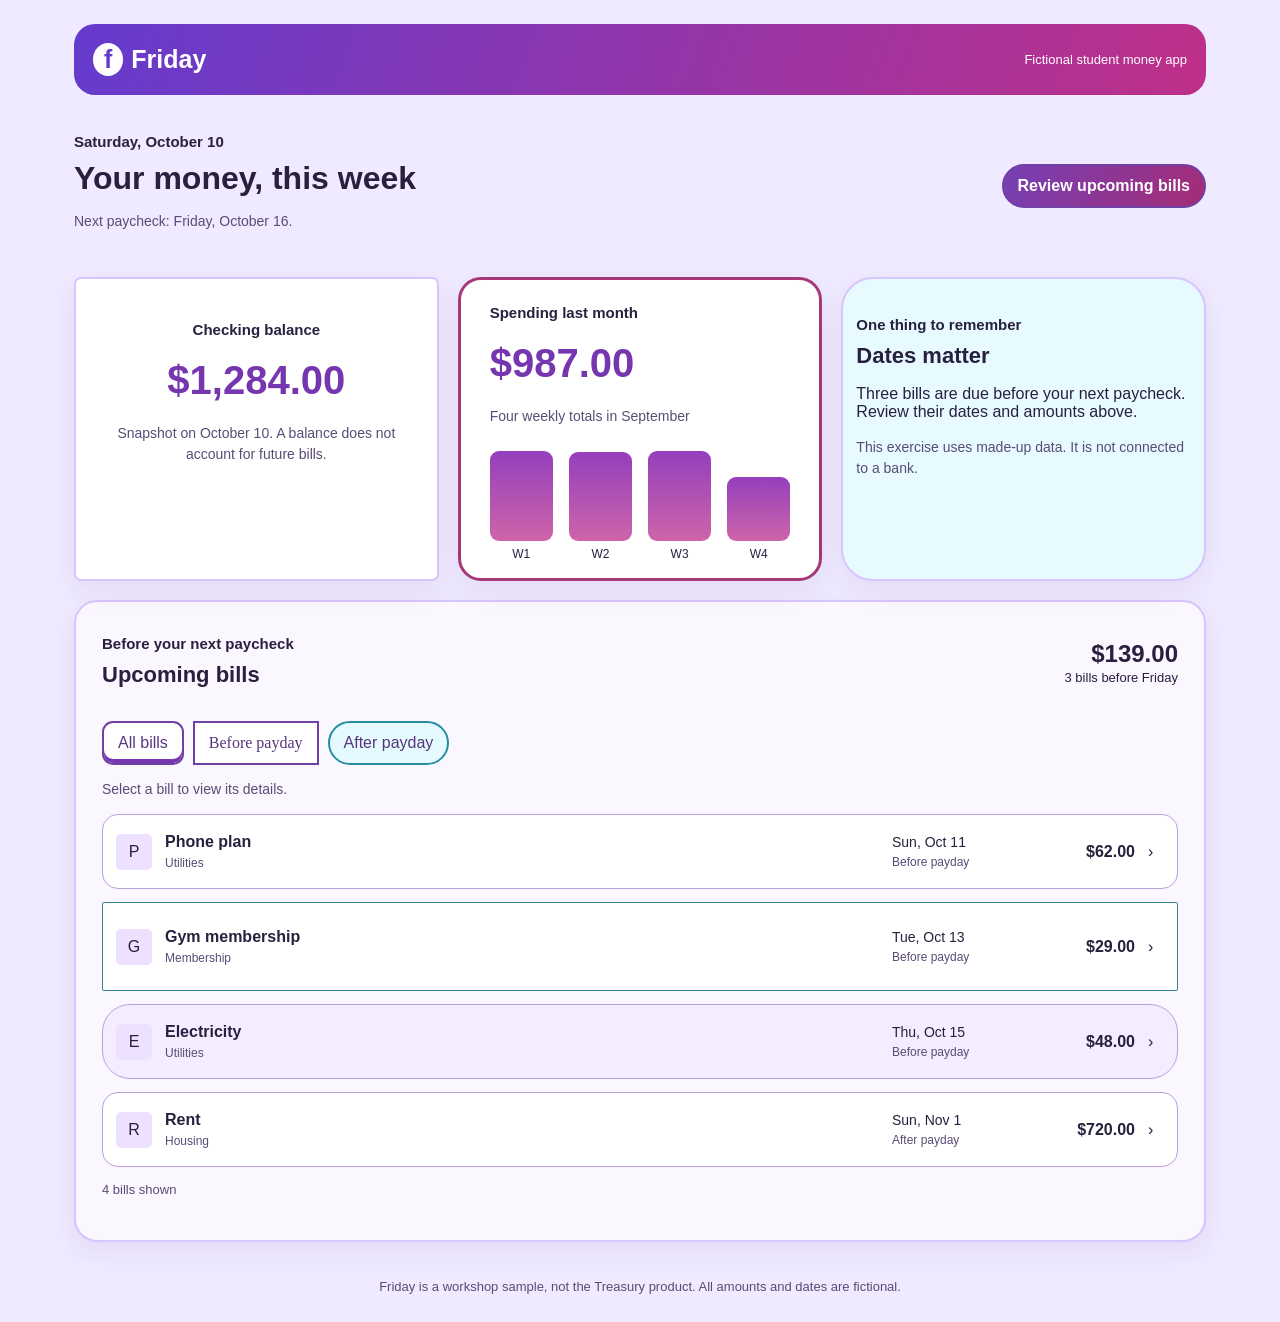
<file: starter.html>
<!doctype html><html lang="en"><head><meta charset="utf-8"><meta name="viewport" content="width=device-width,initial-scale=1"><meta http-equiv="Content-Security-Policy" content="default-src 'none'; style-src 'unsafe-inline'; script-src 'unsafe-inline'; base-uri 'none'; form-action 'none'"><title>Friday · Fictional workshop app</title><style>/* Structural and accessibility floor, shared by every style. */
* {
  box-sizing: border-box;
}
body {
  margin: 0;
}
button {
  font: inherit;
  cursor: pointer;
}
button,
a {
  touch-action: manipulation;
}
[hidden] {
  display: none !important;
}
:focus-visible {
  outline: 3px solid var(--focus, #1656a3);
  outline-offset: 4px;
}
.skip-link {
  position: absolute;
  top: 8px;
  left: 8px;
  transform: translateY(-200%);
  z-index: 10;
  background: white;
  color: #111;
  padding: 12px;
}
.skip-link:focus {
  transform: none;
}
.bill-row {
  width: 100%;
  text-align: left;
}
.bill-name small,
.bill-date small {
  display: block;
}
.bill-amount {
  font-variant-numeric: tabular-nums;
  white-space: nowrap;
}
.metric,
.due-summary strong {
  font-variant-numeric: tabular-nums;
}
.bar-chart {
  display: flex;
  align-items: end;
  height: 110px;
  gap: 16px;
  margin-top: 24px;
}
.bar-chart div {
  height: 100%;
  flex: 1;
  display: flex;
  flex-direction: column;
  justify-content: end;
  align-items: center;
  gap: 6px;
}
.bar-chart span {
  display: block;
  width: 100%;
  min-height: 8px;
}
.bar-chart small {
  font-size: 12px;
}
dialog {
  max-width: min(480px, calc(100vw - 32px));
  width: 100%;
  max-height: calc(100dvh - 32px);
  overflow: auto;
}
dialog::backdrop {
  background: #18232a99;
}
.dialog-header {
  display: flex;
  justify-content: space-between;
  align-items: center;
  gap: 16px;
}
dl {
  display: grid;
  grid-template-columns: 1fr 1fr;
  gap: 16px;
}
dd {
  margin: 0;
  text-align: right;
}
@media (prefers-reduced-motion: reduce) {
  *,
  *::before,
  *::after {
    animation: none !important;
    transition: none !important;
    scroll-behavior: auto !important;
  }
}

/* Intentionally inconsistent visual design for critique. Keep app.js intact. */
body {
  background: #efeaff;
  color: #28203e;
  font-family: Arial, sans-serif;
}
.app-shell {
  max-width: 1180px;
  margin: auto;
  padding: 24px;
}
.app-header {
  display: flex;
  justify-content: space-between;
  align-items: center;
  padding: 19px;
  background: linear-gradient(110deg, #643bcd, #be3089);
  color: white;
  border-radius: 21px;
}
.brand {
  display: flex;
  align-items: center;
  gap: 8px;
  font-size: 25px;
  font-weight: bold;
}
.brand-mark {
  background: white;
  color: #643bcd;
  border-radius: 50%;
  padding: 2px 11px;
}
.demo-label {
  font-size: 13px;
}
.page-heading {
  display: flex;
  justify-content: space-between;
  align-items: center;
  gap: 14px;
  margin: 31px 0;
}
h1 {
  font-size: 32px;
  margin: 10px 0;
}
h2 {
  font-size: 22px;
  margin: 10px 0;
}
.eyebrow {
  font-weight: bold;
  margin: 7px 0;
  font-size: 15px;
}
.intro,
.supporting,
.list-help {
  color: #594c75;
  line-height: 1.5;
  font-size: 14px;
}
.workspace {
  display: grid;
  grid-template-columns: repeat(3, 1fr);
  gap: 19px;
}
.panel {
  background: white;
  border: 2px solid #d7c5ff;
  border-radius: 23px;
  box-shadow: 0 9px 24px #51328615;
  padding: 26px;
}
.bill-section {
  grid-column: 1 / -1;
  grid-row: 2;
  background: #faf7ff;
}
.balance-section {
  text-align: center;
  padding: 35px 17px;
  border-radius: 7px;
}
.spending-section {
  border: 3px solid #a33977;
  padding: 17px 29px;
}
.note-section {
  background: #e6faff;
  border-radius: 32px;
  padding: 30px 13px;
}
.metric {
  font-size: 40px;
  color: #7636b0;
  font-weight: bold;
  margin: 20px 0;
}
.section-heading {
  display: flex;
  justify-content: space-between;
  gap: 12px;
  align-items: center;
}
.due-summary {
  text-align: right;
}
.due-summary strong {
  display: block;
  font-size: 24px;
}
.due-summary span {
  font-size: 13px;
}
.button {
  min-height: 44px;
  padding: 10px 14px;
  border: 2px solid #7140a5;
  border-radius: 11px;
  background: white;
  color: #58367d;
}
.button-primary {
  background: linear-gradient(120deg, #7540b4, #a52c76);
  color: white;
  font-weight: bold;
  border-radius: 30px;
}
.filter-group {
  display: flex;
  flex-wrap: wrap;
  gap: 9px;
  margin: 23px 0 8px;
}
.filter-group button:nth-child(2) {
  border-radius: 0;
  font-family: Georgia, serif;
}
.filter-group button:nth-child(3) {
  background: #e4faff;
  border-color: #278da3;
  border-radius: 25px;
}
.filter-group [aria-pressed='true'] {
  box-shadow: inset 0 -4px #7636b0;
}
.bill-row {
  display: grid;
  grid-template-columns: 36px 1fr 130px 100px 16px;
  gap: 13px;
  align-items: center;
  border: 1px solid #b9a0df;
  background: white;
  color: #28203e;
  border-radius: 16px;
  padding: 18px 13px;
  margin: 13px 0;
}
.bill-row:nth-child(2) {
  border-radius: 2px;
  padding: 25px 13px;
  border-color: #358699;
}
.bill-row:nth-child(3) {
  border-radius: 28px;
  background: #f3edff;
}
.bill-icon {
  background: #eee0ff;
  border-radius: 5px;
  text-align: center;
  padding: 9px;
}
.bill-name {
  font-weight: bold;
}
.bill-name small,
.bill-date small {
  color: #594c75;
  font-size: 12px;
  margin-top: 5px;
  font-weight: normal;
}
.bill-date {
  font-size: 14px;
}
.bill-amount {
  text-align: right;
}
.bar-chart span {
  background: linear-gradient(#943fbc, #ce65a9);
  border-radius: 9px;
}
.filter-status,
.app-footer {
  font-size: 13px;
  color: #594c75;
  line-height: 1.6;
}
.app-footer {
  margin-top: 35px;
  text-align: center;
}
dialog {
  background: #fff;
  color: #28203e;
  border: 2px solid #b9a0df;
  border-radius: 23px;
  padding: 24px;
}
@media (max-width: 650px) {
  .app-shell {
    padding: 16px;
  }
  .app-header {
    gap: 12px;
  }
  .demo-label {
    max-width: 120px;
  }
  .page-heading {
    display: block;
  }
  .page-heading .button {
    margin-top: 12px;
  }
  .workspace {
    grid-template-columns: 1fr;
  }
  .bill-section {
    grid-row: 4;
  }
  .section-heading {
    align-items: start;
  }
  .bill-row {
    grid-template-columns: 1fr 85px;
    gap: 10px;
  }
  .bill-icon,
  .bill-arrow {
    display: none;
  }
  .bill-date {
    grid-column: 1;
    grid-row: 2;
  }
  .bill-amount {
    grid-column: 2;
    grid-row: 1;
  }
}
</style></head><body><a class="skip-link" href="#main">Skip to dashboard</a>
<div class="app-shell">
  <header class="app-header">
    <div class="brand"><span class="brand-mark" aria-hidden="true">f</span><span>Friday</span></div>
    <span class="demo-label">Fictional student money app</span>
  </header>
  <main id="main" tabindex="-1">
    <div class="page-heading">
      <div>
        <p class="eyebrow">Saturday, October 10</p>
        <h1>Your money, this week</h1>
        <p class="intro">Next paycheck: Friday, October 16.</p>
      </div>
      <button class="button button-primary" id="jump-bills">Review upcoming bills</button>
    </div>
    <div class="workspace">
      <section class="panel bill-section" aria-labelledby="bills-title">
        <div class="section-heading">
          <div>
            <p class="eyebrow">Before your next paycheck</p>
            <h2 id="bills-title">Upcoming bills</h2>
          </div>
          <div class="due-summary"><strong>$139.00</strong><span>3 bills before Friday</span></div>
        </div>
        <div class="filter-group" role="group" aria-label="Filter bills">
          <button class="button button-secondary" data-filter="all" aria-pressed="true">
            All bills</button
          ><button class="button button-secondary" data-filter="before" aria-pressed="false">
            Before payday</button
          ><button class="button button-secondary" data-filter="after" aria-pressed="false">
            After payday
          </button>
        </div>
        <p class="list-help">Select a bill to view its details.</p>
        <div class="bill-list" id="bill-list"></div>
        <p id="filter-status" class="filter-status" role="status"></p>
      </section>
      <section class="panel balance-section" aria-labelledby="balance-title">
        <p class="eyebrow" id="balance-title">Checking balance</p>
        <p class="metric">$1,284.00</p>
        <p class="supporting">
          Snapshot on October 10. A balance does not account for future bills.
        </p>
      </section>
      <section class="panel spending-section" aria-labelledby="spending-title">
        <p class="eyebrow" id="spending-title">Spending last month</p>
        <p class="metric">$987.00</p>
        <p class="supporting">Four weekly totals in September</p>
        <div class="bar-chart" aria-label="Week 1: $270; week 2: $244; week 3: $298; week 4: $175">
          <div><span style="height: 90%"></span><small>W1</small></div>
          <div><span style="height: 81%"></span><small>W2</small></div>
          <div><span style="height: 100%"></span><small>W3</small></div>
          <div><span style="height: 58%"></span><small>W4</small></div>
        </div>
      </section>
      <section class="panel note-section" aria-labelledby="note-title">
        <p class="eyebrow">One thing to remember</p>
        <h2 id="note-title">Dates matter</h2>
        <p>Three bills are due before your next paycheck. Review their dates and amounts above.</p>
        <p class="supporting">This exercise uses made-up data. It is not connected to a bank.</p>
      </section>
    </div>
  </main>
  <footer class="app-footer">
    Friday is a workshop sample, not the Treasury product. All amounts and dates are fictional.
  </footer>
</div>
<dialog id="bill-dialog" aria-labelledby="dialog-title">
  <form method="dialog">
    <div class="dialog-header">
      <h2 id="dialog-title">Bill details</h2>
      <button class="button button-secondary" aria-label="Close bill details">Close</button>
    </div>
    <dl id="bill-details"></dl>
    <p class="supporting">Demo only. No payment will be made.</p>
  </form>
</dialog>
<script>// Fixed fictional fixtures. The workshop changes design, not these facts.
const bills = Object.freeze([
  {
    name: 'Phone plan',
    amount: 62,
    date: '2026-10-11',
    label: 'Sun, Oct 11',
    category: 'Utilities'
  },
  {
    name: 'Gym membership',
    amount: 29,
    date: '2026-10-13',
    label: 'Tue, Oct 13',
    category: 'Membership'
  },
  {
    name: 'Electricity',
    amount: 48,
    date: '2026-10-15',
    label: 'Thu, Oct 15',
    category: 'Utilities'
  },
  { name: 'Rent', amount: 720, date: '2026-11-01', label: 'Sun, Nov 1', category: 'Housing' }
]);
const money = new Intl.NumberFormat('en-US', { style: 'currency', currency: 'USD' });
const payday = '2026-10-16';
const list = document.querySelector('#bill-list');
const dialog = document.querySelector('#bill-dialog');
function renderBills(filter = 'all') {
  const shown = bills.filter(
    (bill) => filter === 'all' || (filter === 'before' ? bill.date < payday : bill.date >= payday)
  );
  list.replaceChildren();
  shown.forEach((bill) => {
    const row = document.createElement('button');
    row.type = 'button';
    row.className = 'bill-row';
    row.setAttribute(
      'aria-label',
      `${bill.name}, ${money.format(bill.amount)}, due ${bill.label}. View details`
    );
    row.innerHTML = `<span class="bill-icon" aria-hidden="true">${bill.name.slice(0, 1)}</span><span class="bill-name">${bill.name}<small>${bill.category}</small></span><span class="bill-date">${bill.label}<small>${bill.date < payday ? 'Before payday' : 'After payday'}</small></span><strong class="bill-amount">${money.format(bill.amount)}</strong><span class="bill-arrow" aria-hidden="true">›</span>`;
    row.addEventListener('click', () => {
      document.querySelector('#dialog-title').textContent = bill.name;
      document.querySelector('#bill-details').innerHTML =
        `<dt>Amount</dt><dd>${money.format(bill.amount)}</dd><dt>Due date</dt><dd>${bill.label}, 2026</dd><dt>Category</dt><dd>${bill.category}</dd>`;
      dialog.showModal();
    });
    list.append(row);
  });
  document.querySelector('#filter-status').textContent =
    `${shown.length} ${shown.length === 1 ? 'bill' : 'bills'} shown`;
}
document.querySelectorAll('[data-filter]').forEach((button) =>
  button.addEventListener('click', () => {
    document
      .querySelectorAll('[data-filter]')
      .forEach((control) => control.setAttribute('aria-pressed', String(control === button)));
    renderBills(button.dataset.filter);
  })
);
document.querySelector('#jump-bills').addEventListener('click', () => {
  document.querySelector('[data-filter="before"]').click();
  document.querySelector('.bill-section').scrollIntoView({ behavior: 'instant', block: 'start' });
  document.querySelector('[data-filter="before"]').focus({ preventScroll: true });
});
renderBills();
</script></body></html>
</file>
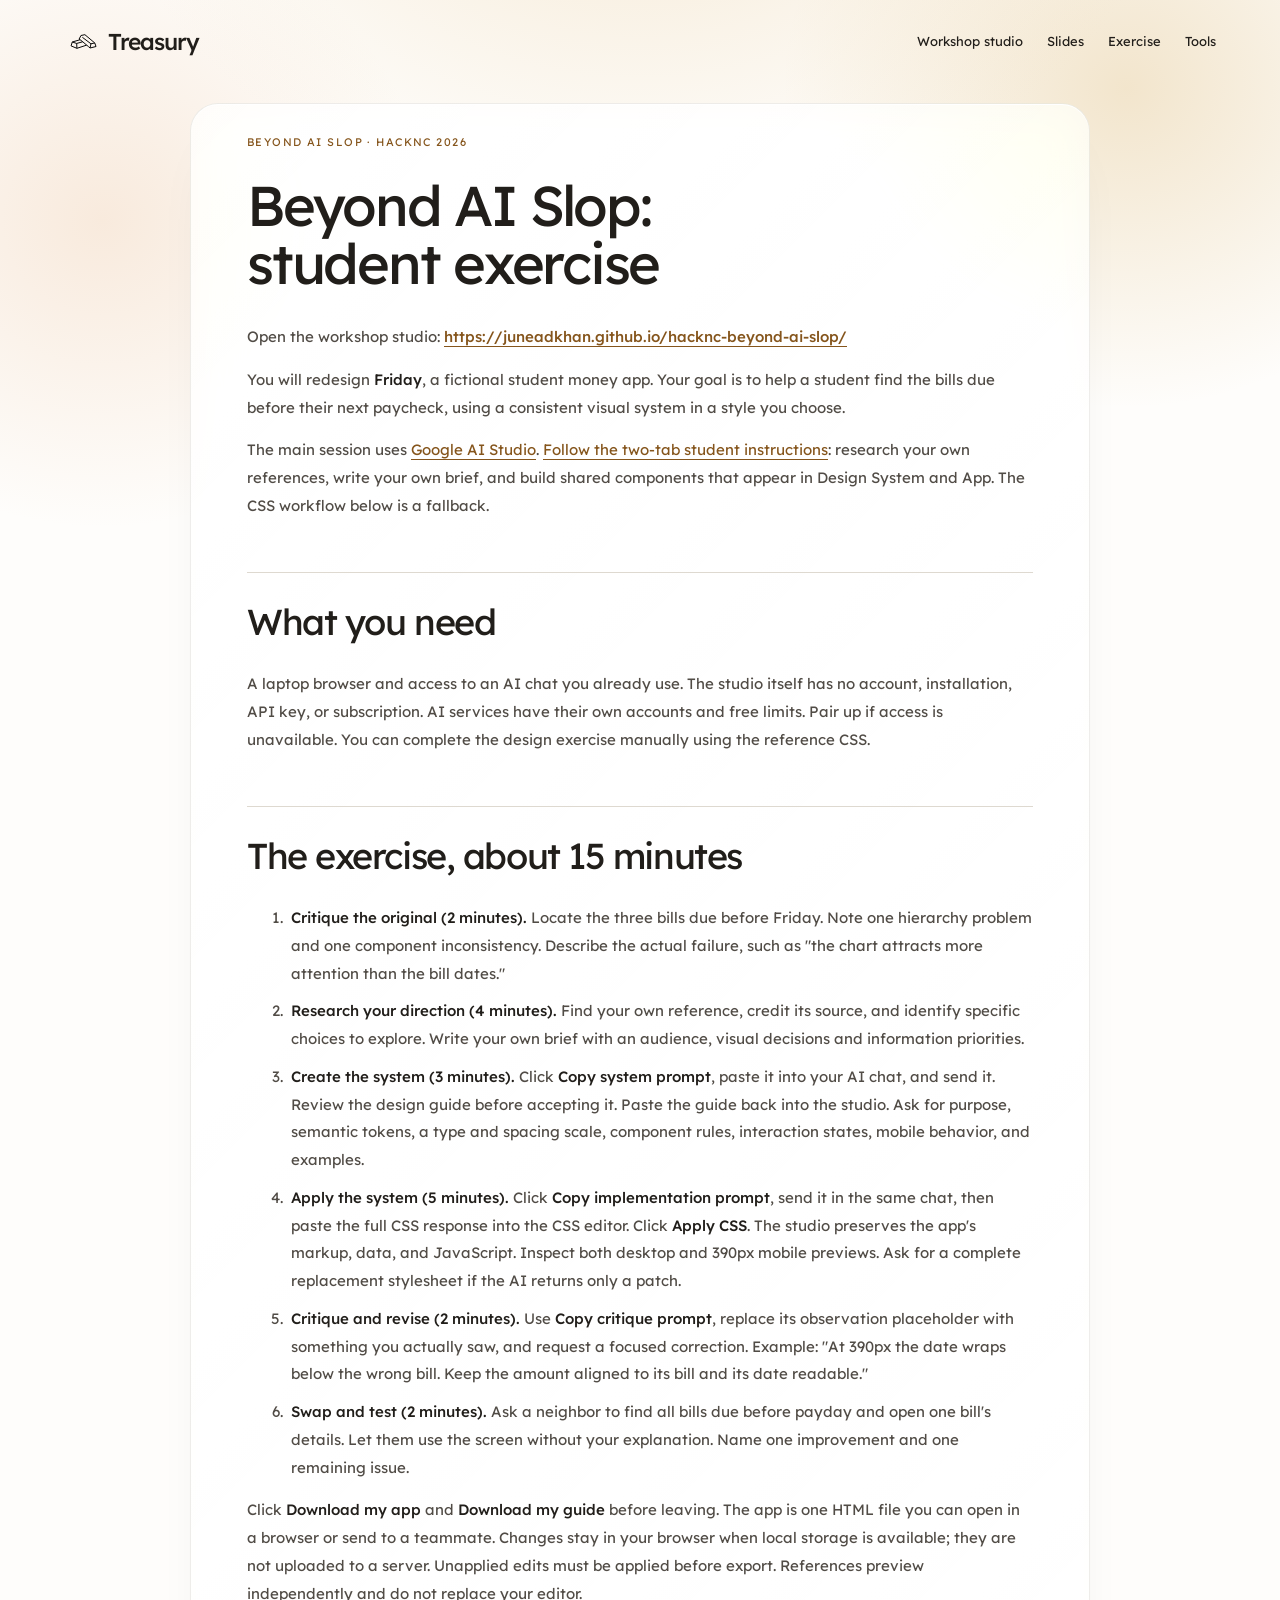
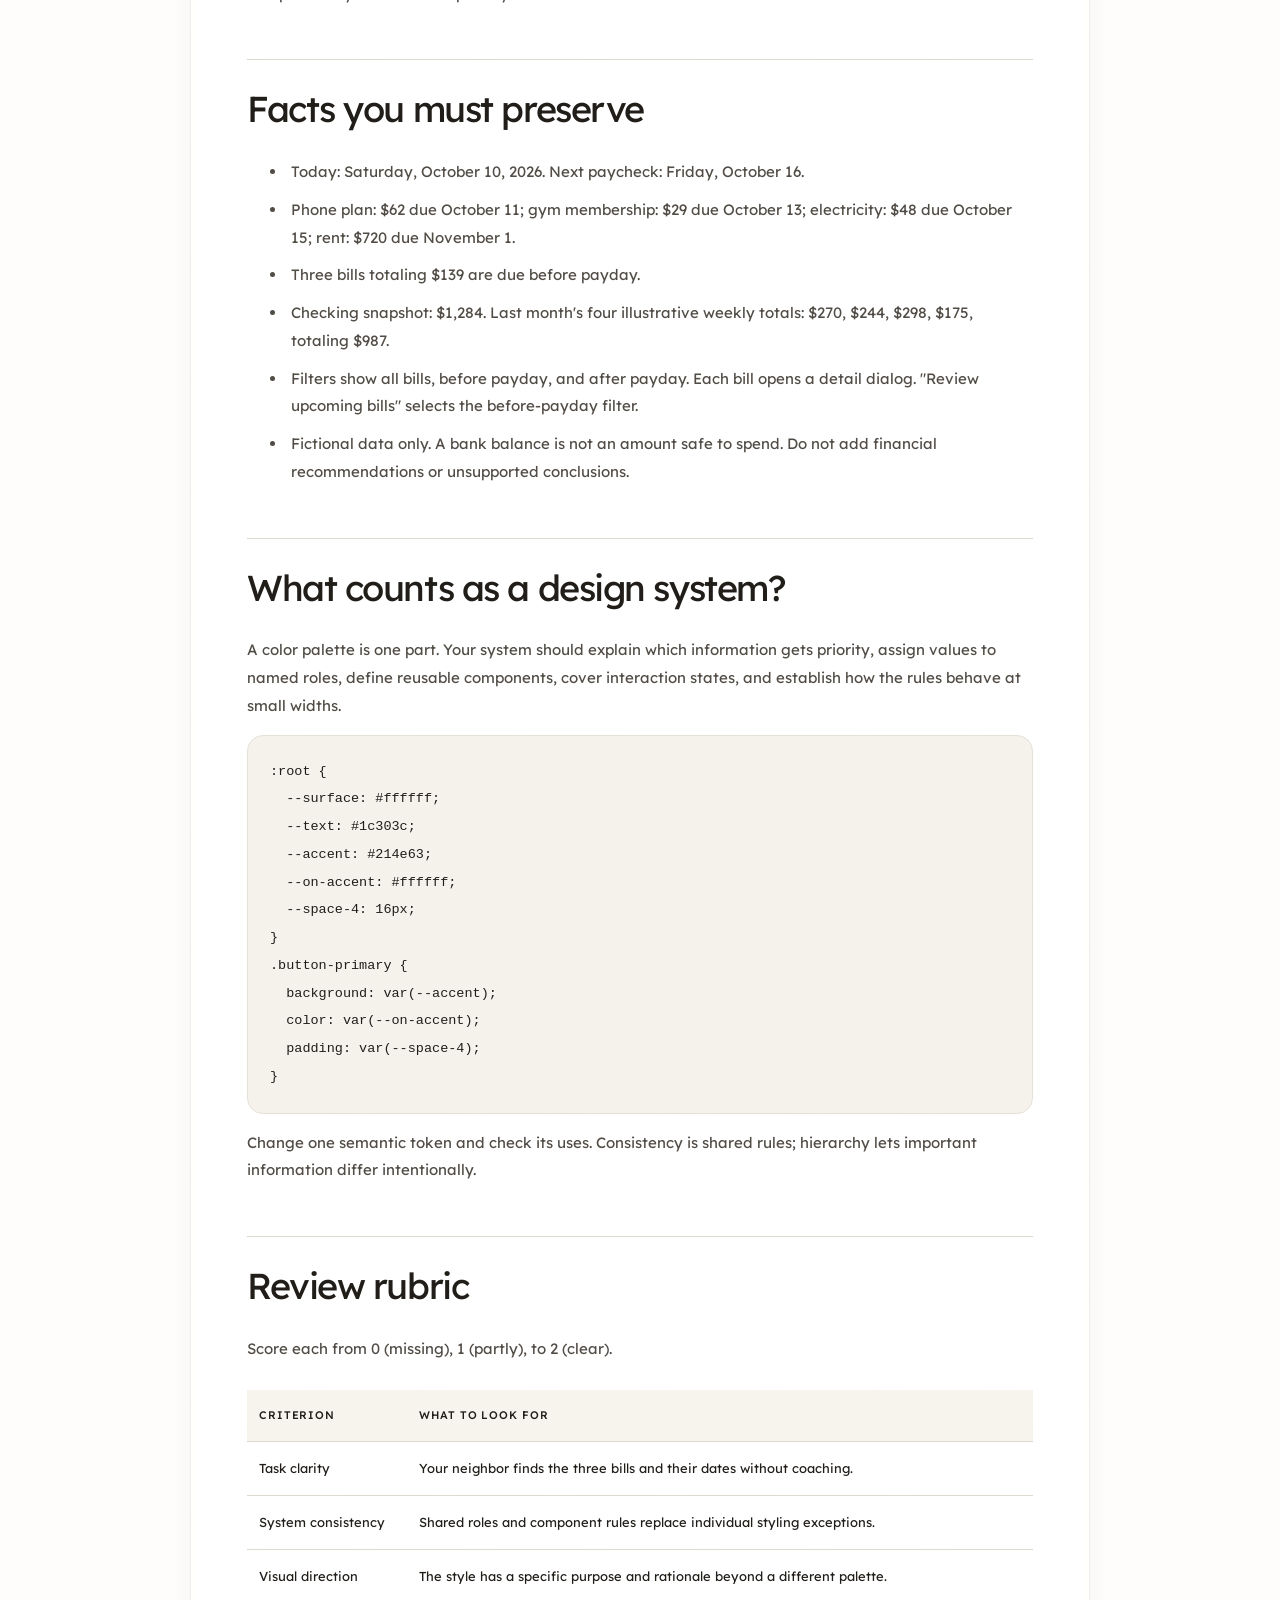
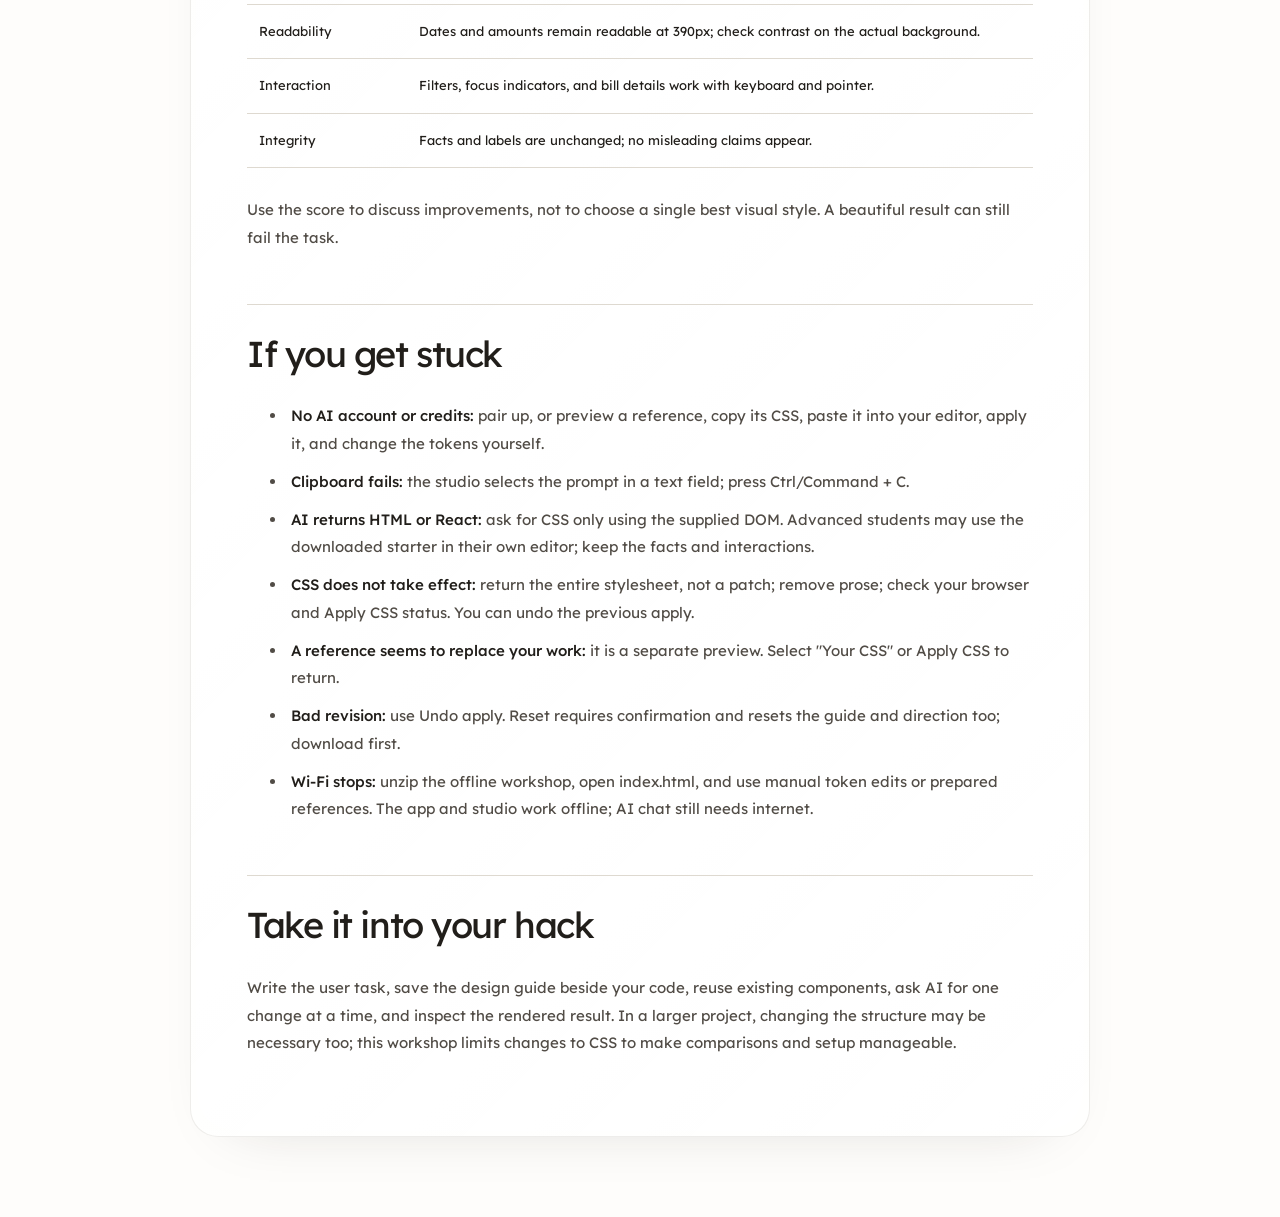
<file: student-guide.html>
<!doctype html><html lang="en"><meta charset="utf-8"><meta name="viewport" content="width=device-width,initial-scale=1"><title>Beyond AI Slop · student-guide</title><link rel="stylesheet" href="brand.css"><style>*{box-sizing:border-box}body{margin:0;font:15px/1.85 Lexend,system-ui,sans-serif}a{color:var(--accent);text-underline-offset:4px}main{max-width:900px;margin:20px auto 80px;padding:30px 56px 64px;background:linear-gradient(135deg,#ffffffad,#ffffff80);backdrop-filter:blur(24px) saturate(1.7) brightness(1.08);border:1px solid #5c4d3c1a;border-radius:28px;box-shadow:inset 0 1px white,0 24px 60px -44px #211e1a35}h1,h2{font-family:Lexend,system-ui,sans-serif;line-height:1.05;font-weight:440;letter-spacing:-.04em;text-wrap:balance}h1{font-size:56px;margin:25px 0 30px;max-width:760px}h2{font-size:36px;margin-top:52px;padding-top:30px;border-top:1px solid #ded9d0}h3{font-size:18px;font-weight:500;margin-top:28px}p,li{color:#514c46}strong{color:#211e1a;font-weight:500}td,th{padding:16px 12px;text-align:left;border-bottom:1px solid #ded9d0;vertical-align:top}th{font-size:11px;text-transform:uppercase;letter-spacing:.08em;font-weight:500;background:#f7f4ee}table{border-collapse:collapse;width:100%;font-size:13px;line-height:1.65;margin:28px 0}pre{background:#f5f2ec;padding:22px;border-radius:16px;overflow:auto;border:1px solid #e6e1d8}li{margin:10px 0;padding-left:4px}code{font-family:ui-monospace,monospace;font-size:.9em}a:focus-visible{outline:3px solid #176fb3;outline-offset:4px}@media(max-width:650px){.brand-header{padding:18px;align-items:flex-start}.brand-header nav{gap:12px;font-size:11px}.brand-logo{font-size:19px}.brand-logo img{width:30px;height:30px}main{margin:10px 12px 40px;padding:24px 22px;border-radius:22px}h1{font-size:42px}h2{font-size:30px}table{display:block;overflow:auto}}@media print{.brand-header{display:none}body{background:white;font-size:11px}main{margin:0;border:0;padding:0;box-shadow:none}h1{font-size:28px}h2{font-size:20px;margin-top:20px;padding-top:10px}a{color:inherit}pre{white-space:pre-wrap}table{font-size:10px}}</style><header class="brand-header"><a class="brand-logo" href="index.html"><img src="assets/treasury-logo.svg" alt="">Treasury</a><nav><a href="index.html">Workshop studio</a><a href="slides.html">Slides</a><a href="student-guide.html">Exercise</a><a href="tools.html">Tools</a></nav></header><main><div class="brand-kicker">Beyond AI Slop · HackNC 2026</div><h1>Beyond AI Slop: student exercise</h1>
<p>Open the workshop studio: <strong><a href="https://juneadkhan.github.io/hacknc-beyond-ai-slop/">https://juneadkhan.github.io/hacknc-beyond-ai-slop/</a></strong></p>
<p>You will redesign <strong>Friday</strong>, a fictional student money app. Your goal is to help a student find the bills due before their next paycheck, using a consistent visual system in a style you choose.</p>
<p>The main session uses <a href="https://tinyurl.com/hacknc-ui">Google AI Studio</a>. <a href="ai-studio-student-guide.html">Follow the two-tab student instructions</a>: research your own references, write your own brief, and build shared components that appear in Design System and App. The CSS workflow below is a fallback.</p>
<h2>What you need</h2>
<p>A laptop browser and access to an AI chat you already use. The studio itself has no account, installation, API key, or subscription. AI services have their own accounts and free limits. Pair up if access is unavailable. You can complete the design exercise manually using the reference CSS.</p>
<h2>The exercise, about 15 minutes</h2>
<ol>
<li><strong>Critique the original (2 minutes).</strong> Locate the three bills due before Friday. Note one hierarchy problem and one component inconsistency. Describe the actual failure, such as &quot;the chart attracts more attention than the bill dates.&quot;</li>
<li><strong>Research your direction (4 minutes).</strong> Find your own reference, credit its source, and identify specific choices to explore. Write your own brief with an audience, visual decisions and information priorities.</li>
<li><strong>Create the system (3 minutes).</strong> Click <strong>Copy system prompt</strong>, paste it into your AI chat, and send it. Review the design guide before accepting it. Paste the guide back into the studio. Ask for purpose, semantic tokens, a type and spacing scale, component rules, interaction states, mobile behavior, and examples.</li>
<li><strong>Apply the system (5 minutes).</strong> Click <strong>Copy implementation prompt</strong>, send it in the same chat, then paste the full CSS response into the CSS editor. Click <strong>Apply CSS</strong>. The studio preserves the app&#39;s markup, data, and JavaScript. Inspect both desktop and 390px mobile previews. Ask for a complete replacement stylesheet if the AI returns only a patch.</li>
<li><strong>Critique and revise (2 minutes).</strong> Use <strong>Copy critique prompt</strong>, replace its observation placeholder with something you actually saw, and request a focused correction. Example: &quot;At 390px the date wraps below the wrong bill. Keep the amount aligned to its bill and its date readable.&quot;</li>
<li><strong>Swap and test (2 minutes).</strong> Ask a neighbor to find all bills due before payday and open one bill&#39;s details. Let them use the screen without your explanation. Name one improvement and one remaining issue.</li>
</ol>
<p>Click <strong>Download my app</strong> and <strong>Download my guide</strong> before leaving. The app is one HTML file you can open in a browser or send to a teammate. Changes stay in your browser when local storage is available; they are not uploaded to a server. Unapplied edits must be applied before export. References preview independently and do not replace your editor.</p>
<h2>Facts you must preserve</h2>
<ul>
<li>Today: Saturday, October 10, 2026. Next paycheck: Friday, October 16.</li>
<li>Phone plan: $62 due October 11; gym membership: $29 due October 13; electricity: $48 due October 15; rent: $720 due November 1.</li>
<li>Three bills totaling $139 are due before payday.</li>
<li>Checking snapshot: $1,284. Last month&#39;s four illustrative weekly totals: $270, $244, $298, $175, totaling $987.</li>
<li>Filters show all bills, before payday, and after payday. Each bill opens a detail dialog. &quot;Review upcoming bills&quot; selects the before-payday filter.</li>
<li>Fictional data only. A bank balance is not an amount safe to spend. Do not add financial recommendations or unsupported conclusions.</li>
</ul>
<h2>What counts as a design system?</h2>
<p>A color palette is one part. Your system should explain which information gets priority, assign values to named roles, define reusable components, cover interaction states, and establish how the rules behave at small widths.</p>
<pre><code class="language-css">:root {
  --surface: #ffffff;
  --text: #1c303c;
  --accent: #214e63;
  --on-accent: #ffffff;
  --space-4: 16px;
}
.button-primary {
  background: var(--accent);
  color: var(--on-accent);
  padding: var(--space-4);
}
</code></pre>
<p>Change one semantic token and check its uses. Consistency is shared rules; hierarchy lets important information differ intentionally.</p>
<h2>Review rubric</h2>
<p>Score each from 0 (missing), 1 (partly), to 2 (clear).</p>
<table>
<thead>
<tr>
<th>Criterion</th>
<th>What to look for</th>
</tr>
</thead>
<tbody><tr>
<td>Task clarity</td>
<td>Your neighbor finds the three bills and their dates without coaching.</td>
</tr>
<tr>
<td>System consistency</td>
<td>Shared roles and component rules replace individual styling exceptions.</td>
</tr>
<tr>
<td>Visual direction</td>
<td>The style has a specific purpose and rationale beyond a different palette.</td>
</tr>
<tr>
<td>Readability</td>
<td>Dates and amounts remain readable at 390px; check contrast on the actual background.</td>
</tr>
<tr>
<td>Interaction</td>
<td>Filters, focus indicators, and bill details work with keyboard and pointer.</td>
</tr>
<tr>
<td>Integrity</td>
<td>Facts and labels are unchanged; no misleading claims appear.</td>
</tr>
</tbody></table>
<p>Use the score to discuss improvements, not to choose a single best visual style. A beautiful result can still fail the task.</p>
<h2>If you get stuck</h2>
<ul>
<li><strong>No AI account or credits:</strong> pair up, or preview a reference, copy its CSS, paste it into your editor, apply it, and change the tokens yourself.</li>
<li><strong>Clipboard fails:</strong> the studio selects the prompt in a text field; press Ctrl/Command + C.</li>
<li><strong>AI returns HTML or React:</strong> ask for CSS only using the supplied DOM. Advanced students may use the downloaded starter in their own editor; keep the facts and interactions.</li>
<li><strong>CSS does not take effect:</strong> return the entire stylesheet, not a patch; remove prose; check your browser and Apply CSS status. You can undo the previous apply.</li>
<li><strong>A reference seems to replace your work:</strong> it is a separate preview. Select &quot;Your CSS&quot; or Apply CSS to return.</li>
<li><strong>Bad revision:</strong> use Undo apply. Reset requires confirmation and resets the guide and direction too; download first.</li>
<li><strong>Wi-Fi stops:</strong> unzip the offline workshop, open index.html, and use manual token edits or prepared references. The app and studio work offline; AI chat still needs internet.</li>
</ul>
<h2>Take it into your hack</h2>
<p>Write the user task, save the design guide beside your code, reuse existing components, ask AI for one change at a time, and inspect the rendered result. In a larger project, changing the structure may be necessary too; this workshop limits changes to CSS to make comparisons and setup manageable.</p>
</main></html>
</file>
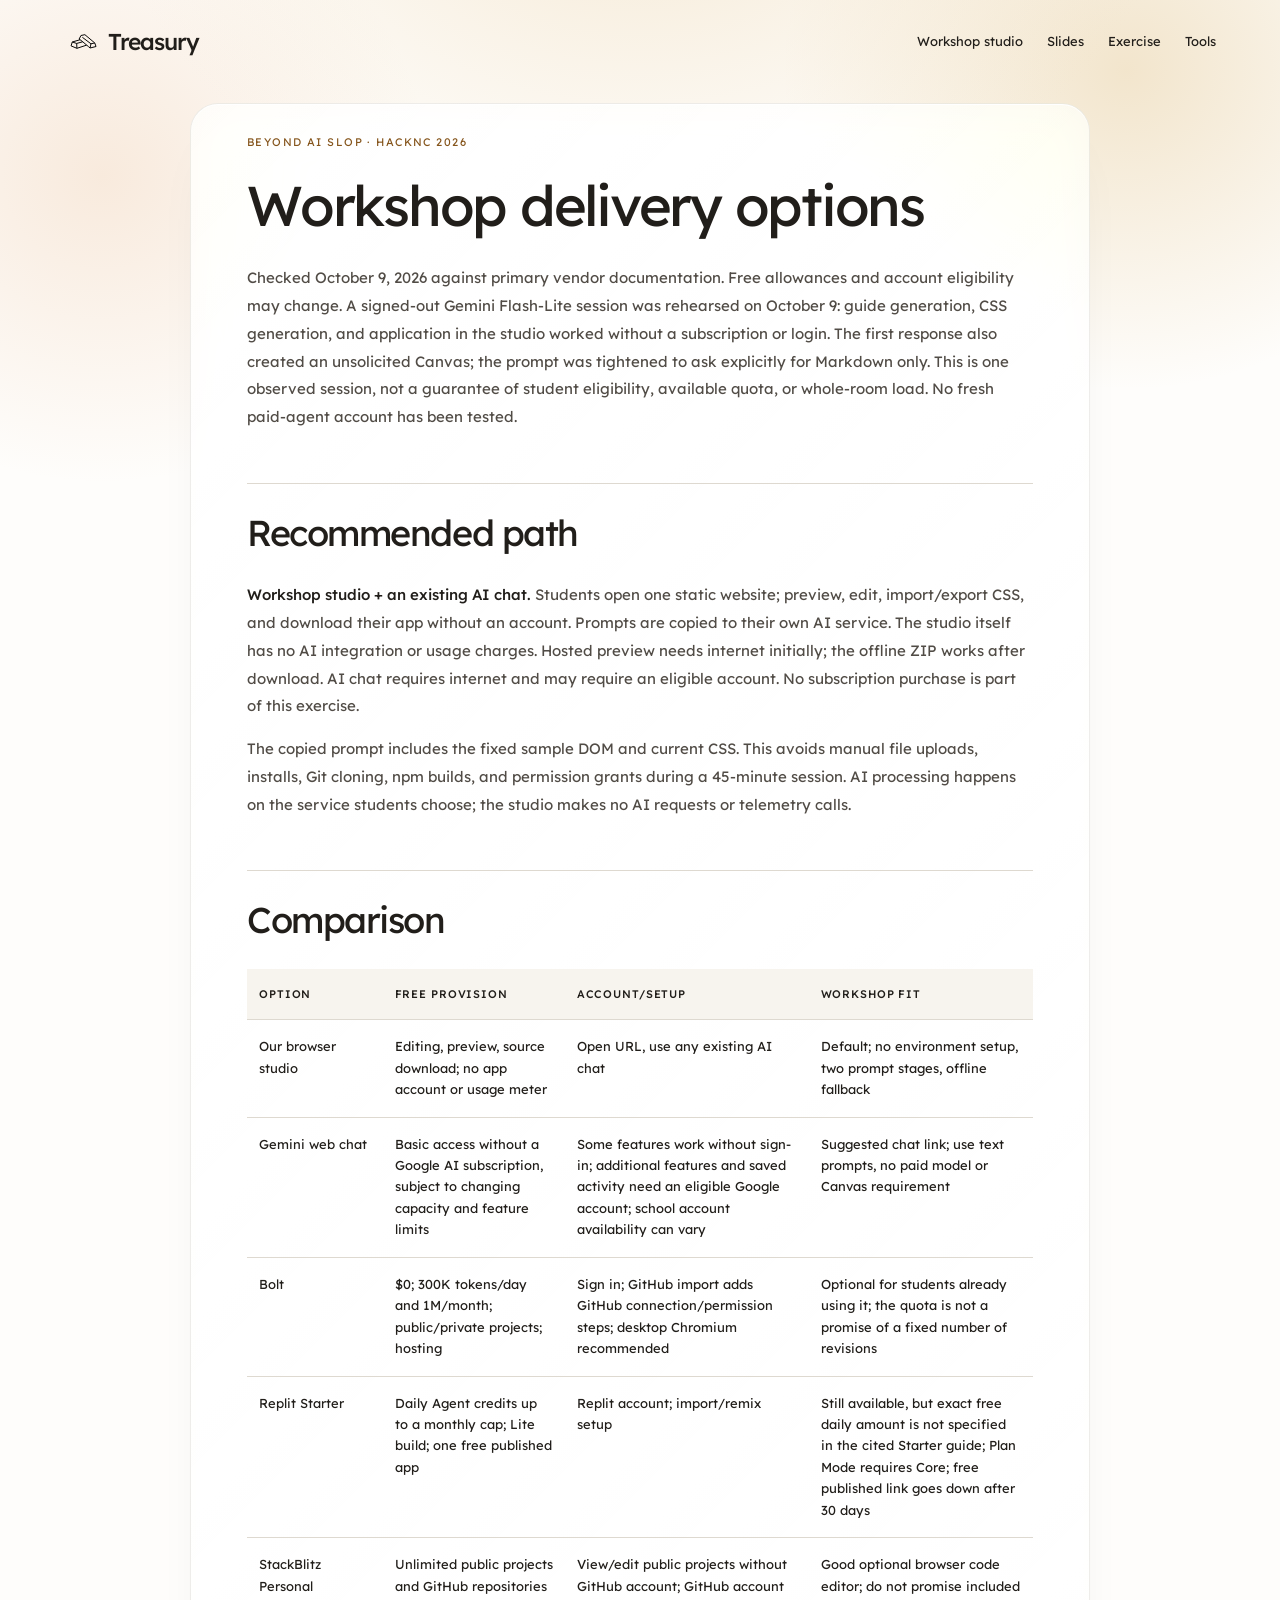
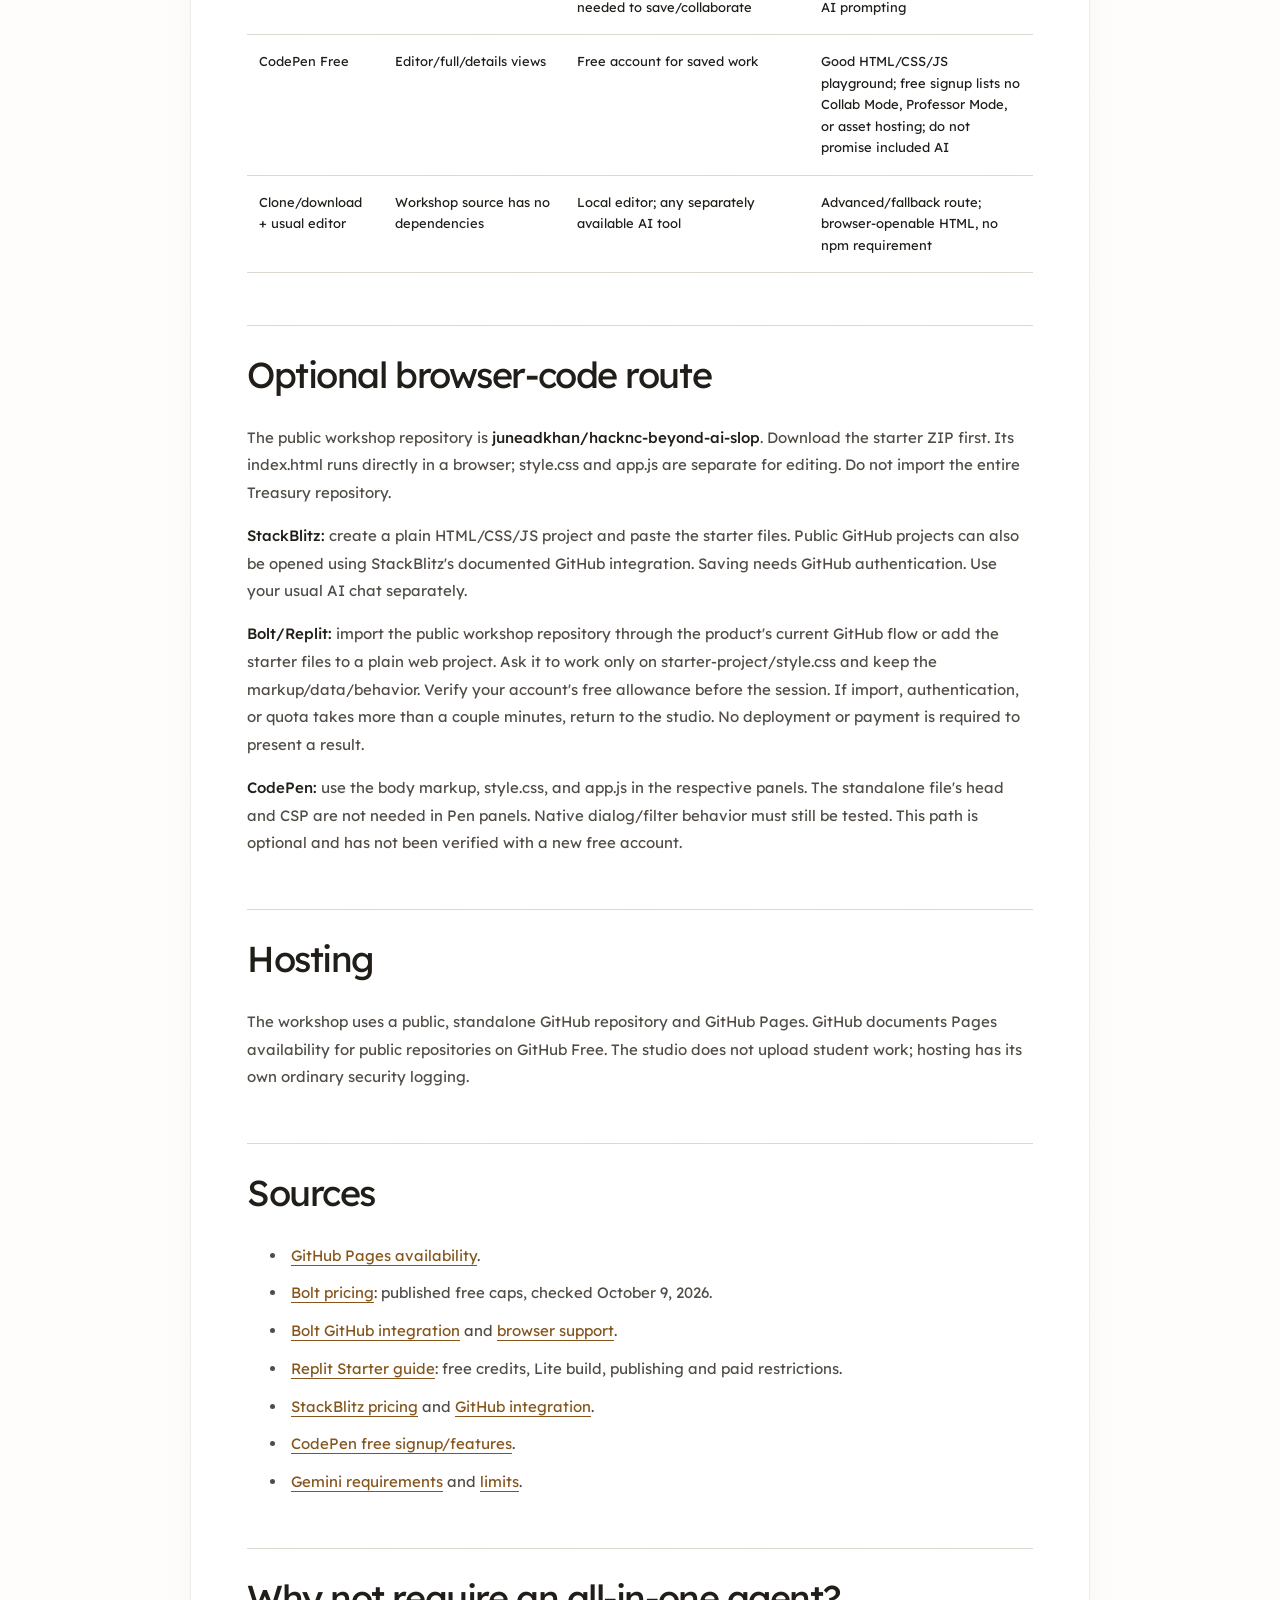
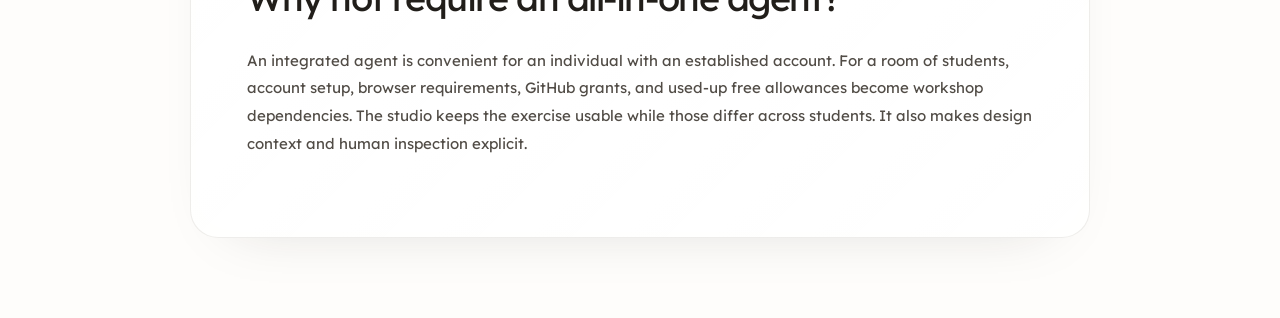
<file: tools.html>
<!doctype html><html lang="en"><meta charset="utf-8"><meta name="viewport" content="width=device-width,initial-scale=1"><title>Beyond AI Slop · tools</title><link rel="stylesheet" href="brand.css"><style>*{box-sizing:border-box}body{margin:0;font:15px/1.85 Lexend,system-ui,sans-serif}a{color:var(--accent);text-underline-offset:4px}main{max-width:900px;margin:20px auto 80px;padding:30px 56px 64px;background:linear-gradient(135deg,#ffffffad,#ffffff80);backdrop-filter:blur(24px) saturate(1.7) brightness(1.08);border:1px solid #5c4d3c1a;border-radius:28px;box-shadow:inset 0 1px white,0 24px 60px -44px #211e1a35}h1,h2{font-family:Lexend,system-ui,sans-serif;line-height:1.05;font-weight:440;letter-spacing:-.04em;text-wrap:balance}h1{font-size:56px;margin:25px 0 30px;max-width:760px}h2{font-size:36px;margin-top:52px;padding-top:30px;border-top:1px solid #ded9d0}h3{font-size:18px;font-weight:500;margin-top:28px}p,li{color:#514c46}strong{color:#211e1a;font-weight:500}td,th{padding:16px 12px;text-align:left;border-bottom:1px solid #ded9d0;vertical-align:top}th{font-size:11px;text-transform:uppercase;letter-spacing:.08em;font-weight:500;background:#f7f4ee}table{border-collapse:collapse;width:100%;font-size:13px;line-height:1.65;margin:28px 0}pre{background:#f5f2ec;padding:22px;border-radius:16px;overflow:auto;border:1px solid #e6e1d8}li{margin:10px 0;padding-left:4px}code{font-family:ui-monospace,monospace;font-size:.9em}a:focus-visible{outline:3px solid #176fb3;outline-offset:4px}@media(max-width:650px){.brand-header{padding:18px;align-items:flex-start}.brand-header nav{gap:12px;font-size:11px}.brand-logo{font-size:19px}.brand-logo img{width:30px;height:30px}main{margin:10px 12px 40px;padding:24px 22px;border-radius:22px}h1{font-size:42px}h2{font-size:30px}table{display:block;overflow:auto}}@media print{.brand-header{display:none}body{background:white;font-size:11px}main{margin:0;border:0;padding:0;box-shadow:none}h1{font-size:28px}h2{font-size:20px;margin-top:20px;padding-top:10px}a{color:inherit}pre{white-space:pre-wrap}table{font-size:10px}}</style><header class="brand-header"><a class="brand-logo" href="index.html"><img src="assets/treasury-logo.svg" alt="">Treasury</a><nav><a href="index.html">Workshop studio</a><a href="slides.html">Slides</a><a href="student-guide.html">Exercise</a><a href="tools.html">Tools</a></nav></header><main><div class="brand-kicker">Beyond AI Slop · HackNC 2026</div><h1>Workshop delivery options</h1>
<p>Checked October 9, 2026 against primary vendor documentation. Free allowances and account eligibility may change. A signed-out Gemini Flash-Lite session was rehearsed on October 9: guide generation, CSS generation, and application in the studio worked without a subscription or login. The first response also created an unsolicited Canvas; the prompt was tightened to ask explicitly for Markdown only. This is one observed session, not a guarantee of student eligibility, available quota, or whole-room load. No fresh paid-agent account has been tested.</p>
<h2>Recommended path</h2>
<p><strong>Workshop studio + an existing AI chat.</strong> Students open one static website; preview, edit, import/export CSS, and download their app without an account. Prompts are copied to their own AI service. The studio itself has no AI integration or usage charges. Hosted preview needs internet initially; the offline ZIP works after download. AI chat requires internet and may require an eligible account. No subscription purchase is part of this exercise.</p>
<p>The copied prompt includes the fixed sample DOM and current CSS. This avoids manual file uploads, installs, Git cloning, npm builds, and permission grants during a 45-minute session. AI processing happens on the service students choose; the studio makes no AI requests or telemetry calls.</p>
<h2>Comparison</h2>
<table>
<thead>
<tr>
<th>Option</th>
<th>Free provision</th>
<th>Account/setup</th>
<th>Workshop fit</th>
</tr>
</thead>
<tbody><tr>
<td>Our browser studio</td>
<td>Editing, preview, source download; no app account or usage meter</td>
<td>Open URL, use any existing AI chat</td>
<td>Default; no environment setup, two prompt stages, offline fallback</td>
</tr>
<tr>
<td>Gemini web chat</td>
<td>Basic access without a Google AI subscription, subject to changing capacity and feature limits</td>
<td>Some features work without sign-in; additional features and saved activity need an eligible Google account; school account availability can vary</td>
<td>Suggested chat link; use text prompts, no paid model or Canvas requirement</td>
</tr>
<tr>
<td>Bolt</td>
<td>$0; 300K tokens/day and 1M/month; public/private projects; hosting</td>
<td>Sign in; GitHub import adds GitHub connection/permission steps; desktop Chromium recommended</td>
<td>Optional for students already using it; the quota is not a promise of a fixed number of revisions</td>
</tr>
<tr>
<td>Replit Starter</td>
<td>Daily Agent credits up to a monthly cap; Lite build; one free published app</td>
<td>Replit account; import/remix setup</td>
<td>Still available, but exact free daily amount is not specified in the cited Starter guide; Plan Mode requires Core; free published link goes down after 30 days</td>
</tr>
<tr>
<td>StackBlitz Personal</td>
<td>Unlimited public projects and GitHub repositories</td>
<td>View/edit public projects without GitHub account; GitHub account needed to save/collaborate</td>
<td>Good optional browser code editor; do not promise included AI prompting</td>
</tr>
<tr>
<td>CodePen Free</td>
<td>Editor/full/details views</td>
<td>Free account for saved work</td>
<td>Good HTML/CSS/JS playground; free signup lists no Collab Mode, Professor Mode, or asset hosting; do not promise included AI</td>
</tr>
<tr>
<td>Clone/download + usual editor</td>
<td>Workshop source has no dependencies</td>
<td>Local editor; any separately available AI tool</td>
<td>Advanced/fallback route; browser-openable HTML, no npm requirement</td>
</tr>
</tbody></table>
<h2>Optional browser-code route</h2>
<p>The public workshop repository is <strong>juneadkhan/hacknc-beyond-ai-slop</strong>. Download the starter ZIP first. Its index.html runs directly in a browser; style.css and app.js are separate for editing. Do not import the entire Treasury repository.</p>
<p><strong>StackBlitz:</strong> create a plain HTML/CSS/JS project and paste the starter files. Public GitHub projects can also be opened using StackBlitz&#39;s documented GitHub integration. Saving needs GitHub authentication. Use your usual AI chat separately.</p>
<p><strong>Bolt/Replit:</strong> import the public workshop repository through the product&#39;s current GitHub flow or add the starter files to a plain web project. Ask it to work only on starter-project/style.css and keep the markup/data/behavior. Verify your account&#39;s free allowance before the session. If import, authentication, or quota takes more than a couple minutes, return to the studio. No deployment or payment is required to present a result.</p>
<p><strong>CodePen:</strong> use the body markup, style.css, and app.js in the respective panels. The standalone file&#39;s head and CSP are not needed in Pen panels. Native dialog/filter behavior must still be tested. This path is optional and has not been verified with a new free account.</p>
<h2>Hosting</h2>
<p>The workshop uses a public, standalone GitHub repository and GitHub Pages. GitHub documents Pages availability for public repositories on GitHub Free. The studio does not upload student work; hosting has its own ordinary security logging.</p>
<h2>Sources</h2>
<ul>
<li><a href="https://docs.github.com/en/pages/getting-started-with-github-pages/what-is-github-pages">GitHub Pages availability</a>.</li>
<li><a href="https://bolt.new/pricing">Bolt pricing</a>: published free caps, checked October 9, 2026.</li>
<li><a href="https://support.bolt.new/integrations/git">Bolt GitHub integration</a> and <a href="https://support.bolt.new/building/using-bolt/browser-support">browser support</a>.</li>
<li><a href="https://docs.replit.com/billing/plans/starter-plan">Replit Starter guide</a>: free credits, Lite build, publishing and paid restrictions.</li>
<li><a href="https://stackblitz.com/pricing">StackBlitz pricing</a> and <a href="https://developer.stackblitz.com/guides/integration/open-from-github">GitHub integration</a>.</li>
<li><a href="https://codepen.io/accounts/signup/user/free">CodePen free signup/features</a>.</li>
<li><a href="https://support.google.com/gemini/answer/13275745">Gemini requirements</a> and <a href="https://support.google.com/gemini/answer/16275805">limits</a>.</li>
</ul>
<h2>Why not require an all-in-one agent?</h2>
<p>An integrated agent is convenient for an individual with an established account. For a room of students, account setup, browser requirements, GitHub grants, and used-up free allowances become workshop dependencies. The studio keeps the exercise usable while those differ across students. It also makes design context and human inspection explicit.</p>
</main></html>
</file>
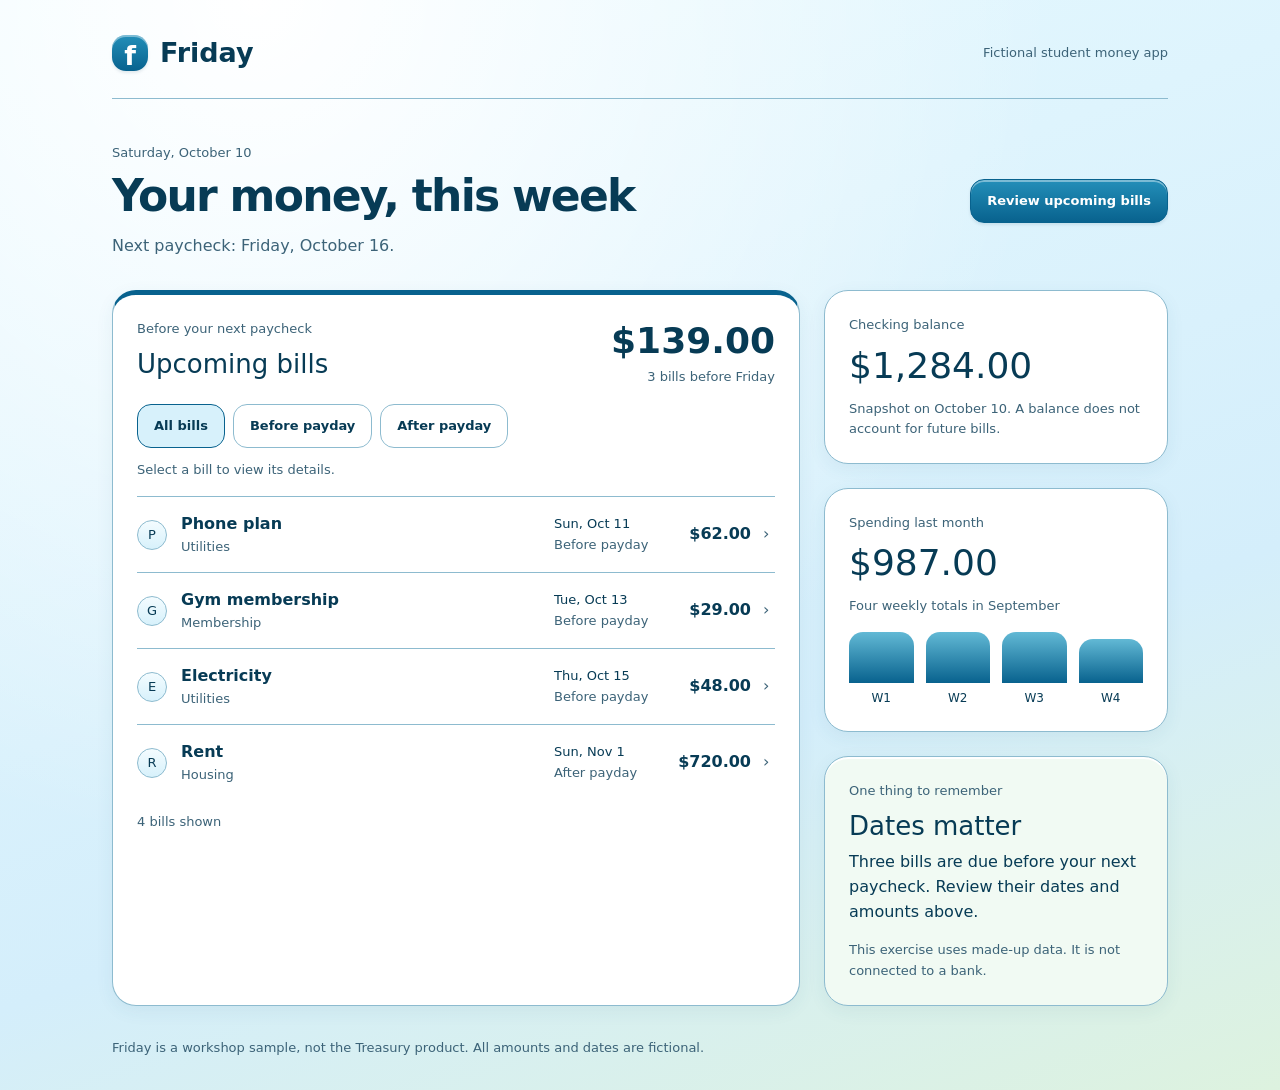
<file: examples/aero.html>
<!doctype html><html lang="en"><head><meta charset="utf-8"><meta name="viewport" content="width=device-width,initial-scale=1"><meta http-equiv="Content-Security-Policy" content="default-src 'none'; style-src 'unsafe-inline'; script-src 'unsafe-inline'; base-uri 'none'; form-action 'none'"><title>Friday · Fictional workshop app</title><style>/* Structural and accessibility floor, shared by every style. */
* {
  box-sizing: border-box;
}
body {
  margin: 0;
}
button {
  font: inherit;
  cursor: pointer;
}
button,
a {
  touch-action: manipulation;
}
[hidden] {
  display: none !important;
}
:focus-visible {
  outline: 3px solid var(--focus, #1656a3);
  outline-offset: 4px;
}
.skip-link {
  position: absolute;
  top: 8px;
  left: 8px;
  transform: translateY(-200%);
  z-index: 10;
  background: white;
  color: #111;
  padding: 12px;
}
.skip-link:focus {
  transform: none;
}
.bill-row {
  width: 100%;
  text-align: left;
}
.bill-name small,
.bill-date small {
  display: block;
}
.bill-amount {
  font-variant-numeric: tabular-nums;
  white-space: nowrap;
}
.metric,
.due-summary strong {
  font-variant-numeric: tabular-nums;
}
.bar-chart {
  display: flex;
  align-items: end;
  height: 110px;
  gap: 16px;
  margin-top: 24px;
}
.bar-chart div {
  height: 100%;
  flex: 1;
  display: flex;
  flex-direction: column;
  justify-content: end;
  align-items: center;
  gap: 6px;
}
.bar-chart span {
  display: block;
  width: 100%;
  min-height: 8px;
}
.bar-chart small {
  font-size: 12px;
}
dialog {
  max-width: min(480px, calc(100vw - 32px));
  width: 100%;
  max-height: calc(100dvh - 32px);
  overflow: auto;
}
dialog::backdrop {
  background: #18232a99;
}
.dialog-header {
  display: flex;
  justify-content: space-between;
  align-items: center;
  gap: 16px;
}
dl {
  display: grid;
  grid-template-columns: 1fr 1fr;
  gap: 16px;
}
dd {
  margin: 0;
  text-align: right;
}
@media (prefers-reduced-motion: reduce) {
  *,
  *::before,
  *::after {
    animation: none !important;
    transition: none !important;
    scroll-behavior: auto !important;
  }
}

/* Components consume semantic tokens. Theme files own their values. */
body {
  background: var(--page);
  color: var(--text);
  font-family: var(--font-body);
  font-size: var(--type-body);
  line-height: 1.55;
}
.app-shell {
  max-width: 1120px;
  margin: auto;
  padding: var(--space-6);
}
.app-header {
  display: flex;
  justify-content: space-between;
  align-items: center;
  gap: var(--space-4);
  padding-bottom: var(--space-5);
  border-bottom: 1px solid var(--border);
}
.brand {
  display: flex;
  align-items: center;
  gap: var(--space-3);
  font-family: var(--font-display);
  font-size: 27px;
  font-weight: 600;
}
.brand-mark {
  background: var(--accent);
  color: var(--on-accent);
  display: grid;
  place-items: center;
  width: 36px;
  height: 36px;
  border-radius: var(--radius-control);
  font-family: var(--font-display);
}
.demo-label {
  color: var(--text-muted);
  font-size: var(--type-small);
}
.page-heading {
  display: flex;
  justify-content: space-between;
  align-items: center;
  gap: var(--space-5);
  margin: var(--space-7) 0 var(--space-6);
}
h1,
h2,
p {
  margin-top: 0;
}
h1 {
  font-family: var(--font-display);
  font-size: clamp(30px, 4vw, 44px);
  line-height: 1.15;
  font-weight: 500;
  margin-bottom: var(--space-3);
  letter-spacing: -0.025em;
}
h2 {
  font-family: var(--font-display);
  font-size: var(--type-heading);
  font-weight: 500;
  line-height: 1.25;
  margin-bottom: var(--space-2);
}
.eyebrow {
  color: var(--text-muted);
  font-size: var(--type-small);
  margin-bottom: var(--space-2);
}
.intro {
  margin-bottom: 0;
  color: var(--text-muted);
}
.workspace {
  display: grid;
  grid-template-columns: minmax(0, 2fr) minmax(0, 1fr);
  gap: var(--space-5);
}
.panel {
  padding: var(--space-5);
  background: var(--surface);
  border: 1px solid var(--border);
  border-radius: var(--radius-panel);
}
.bill-section {
  grid-column: 1;
  grid-row: 1 / span 3;
}
.section-heading {
  display: flex;
  justify-content: space-between;
  align-items: start;
  gap: var(--space-4);
  margin-bottom: var(--space-4);
}
.due-summary {
  text-align: right;
}
.due-summary strong {
  display: block;
  font-size: var(--type-metric);
  line-height: 1.2;
  font-weight: 600;
}
.due-summary span {
  display: block;
  font-size: var(--type-small);
  color: var(--text-muted);
  margin-top: var(--space-1);
}
.balance-section,
.spending-section,
.note-section {
  grid-column: 2;
}
.metric {
  font-size: var(--type-metric);
  margin-bottom: var(--space-3);
  font-weight: 500;
  line-height: 1.2;
}
.supporting,
.list-help {
  color: var(--text-muted);
  font-size: var(--type-small);
  margin-bottom: 0;
}
.filter-group {
  display: flex;
  flex-wrap: wrap;
  gap: var(--space-2);
  margin: var(--space-4) 0 var(--space-3);
}
.button {
  min-height: 44px;
  border: 1px solid var(--border);
  border-radius: var(--radius-control);
  padding: var(--space-2) var(--space-4);
  color: var(--text);
  background: var(--surface);
  font-weight: 600;
  font-size: var(--type-small);
  transition: background 0.15s;
}
.button-primary {
  color: var(--on-accent);
  background: var(--accent);
  border-color: var(--accent);
}
.button-secondary:hover,
.bill-row:hover {
  background: var(--surface-hover);
}
.button-primary:hover {
  background: var(--accent-hover);
}
.filter-group [aria-pressed='true'] {
  border-color: var(--accent);
  background: var(--accent-soft);
  color: var(--text);
}
.bill-list {
  margin-top: var(--space-4);
}
.bill-row {
  display: grid;
  grid-template-columns: 32px minmax(0, 1fr) 105px 80px 12px;
  align-items: center;
  gap: var(--space-3);
  padding: var(--space-4) 0;
  color: var(--text);
  background: transparent;
  border: 0;
  border-top: 1px solid var(--border);
  border-radius: 0;
  min-height: 76px;
  transition: background 0.15s;
}
.bill-icon {
  width: 30px;
  height: 30px;
  display: grid;
  place-items: center;
  background: var(--accent-soft);
  color: var(--text);
  border-radius: var(--radius-control);
  font-size: var(--type-small);
}
.bill-name {
  font-size: var(--type-body);
  font-weight: 600;
  line-height: 1.3;
}
.bill-name small,
.bill-date small {
  font-size: var(--type-small);
  font-weight: 400;
  color: var(--text-muted);
  margin-top: var(--space-1);
}
.bill-date {
  font-size: var(--type-small);
  line-height: 1.3;
}
.bill-amount {
  text-align: right;
  font-size: var(--type-body);
}
.bill-arrow {
  color: var(--text-muted);
}
.filter-status {
  font-size: var(--type-small);
  color: var(--text-muted);
  margin: var(--space-3) 0 0;
}
.bar-chart {
  margin-top: var(--space-4);
  height: 75px;
  gap: var(--space-3);
}
.bar-chart span {
  background: var(--accent);
  border-radius: var(--radius-control) var(--radius-control) 0 0;
}
.app-footer {
  color: var(--text-muted);
  font-size: var(--type-small);
  margin-top: var(--space-6);
  max-width: 75ch;
}
dialog {
  padding: var(--space-5);
  color: var(--text);
  background: var(--surface);
  border: 1px solid var(--border);
  border-radius: var(--radius-panel);
}
dialog dt {
  color: var(--text-muted);
}
@media (max-width: 820px) {
  .workspace {
    grid-template-columns: 1fr;
  }
  .bill-section,
  .balance-section,
  .spending-section,
  .note-section {
    grid-column: auto;
    grid-row: auto;
  }
  .page-heading {
    display: block;
  }
  .page-heading .button {
    margin-top: var(--space-4);
  }
}
@media (max-width: 460px) {
  .app-shell {
    padding: var(--space-4);
  }
  .panel {
    padding: var(--space-4);
  }
  .demo-label {
    max-width: 118px;
    text-align: right;
  }
  .section-heading {
    flex-direction: column;
  }
  .due-summary {
    text-align: left;
  }
  .bill-row {
    grid-template-columns: minmax(0, 1fr) 82px;
    gap: var(--space-2);
  }
  .bill-icon,
  .bill-arrow {
    display: none;
  }
  .bill-date {
    grid-column: 1;
    grid-row: auto;
  }
  .bill-amount {
    grid-column: 2;
    grid-row: auto;
    align-self: start;
  }
  .bill-name {
    grid-column: 1;
  }
  .bill-date {
    grid-row: 2;
  }
  .bill-amount {
    grid-row: 1;
  }
}

/* Aero: optimism and gloss, with dates readable on opaque surfaces. */
:root {
  --page: #dff3fa;
  --surface: #ffffff;
  --surface-hover: #e5f6fc;
  --text: #073b55;
  --text-muted: #3c6378;
  --border: #8dbbcf;
  --accent: #08628e;
  --accent-hover: #074767;
  --accent-soft: #d7f1fb;
  --on-accent: #ffffff;
  --focus: #0b56a5;
  --font-body: 'Trebuchet MS', system-ui, sans-serif;
  --font-display: 'Trebuchet MS', system-ui, sans-serif;
  --type-body: 16px;
  --type-small: 13px;
  --type-heading: 26px;
  --type-metric: 36px;
  --space-1: 4px;
  --space-2: 8px;
  --space-3: 12px;
  --space-4: 16px;
  --space-5: 24px;
  --space-6: 32px;
  --space-7: 44px;
  --radius-control: 14px;
  --radius-panel: 24px;
}
body {
  background:
    radial-gradient(ellipse at 20% 0%, #fff 0%, transparent 55%),
    linear-gradient(160deg, #e8faff, #d4eefb 65%, #ddf2df);
}
.panel {
  box-shadow:
    0 5px 18px #28658212,
    inset 0 2px #ffffff;
}
.brand-mark,
.button-primary {
  background: linear-gradient(#238fb9, var(--accent));
  box-shadow:
    inset 0 2px #ffffff66,
    0 2px 3px #073b551a;
}
.button-primary:hover {
  background: var(--accent-hover);
}
.bill-section {
  border-top: 5px solid var(--accent);
}
.brand {
  font-weight: 700;
}
h1 {
  font-weight: 700;
  letter-spacing: -0.04em;
}
.bill-icon {
  border-radius: 50%;
  background: linear-gradient(#f4fcff, var(--accent-soft));
  border: 1px solid var(--border);
}
.bar-chart span {
  background: linear-gradient(#62b9d5, var(--accent));
}
.note-section {
  background: #f1faf3;
}
</style></head><body><a class="skip-link" href="#main">Skip to dashboard</a>
<div class="app-shell">
  <header class="app-header">
    <div class="brand"><span class="brand-mark" aria-hidden="true">f</span><span>Friday</span></div>
    <span class="demo-label">Fictional student money app</span>
  </header>
  <main id="main" tabindex="-1">
    <div class="page-heading">
      <div>
        <p class="eyebrow">Saturday, October 10</p>
        <h1>Your money, this week</h1>
        <p class="intro">Next paycheck: Friday, October 16.</p>
      </div>
      <button class="button button-primary" id="jump-bills">Review upcoming bills</button>
    </div>
    <div class="workspace">
      <section class="panel bill-section" aria-labelledby="bills-title">
        <div class="section-heading">
          <div>
            <p class="eyebrow">Before your next paycheck</p>
            <h2 id="bills-title">Upcoming bills</h2>
          </div>
          <div class="due-summary"><strong>$139.00</strong><span>3 bills before Friday</span></div>
        </div>
        <div class="filter-group" role="group" aria-label="Filter bills">
          <button class="button button-secondary" data-filter="all" aria-pressed="true">
            All bills</button
          ><button class="button button-secondary" data-filter="before" aria-pressed="false">
            Before payday</button
          ><button class="button button-secondary" data-filter="after" aria-pressed="false">
            After payday
          </button>
        </div>
        <p class="list-help">Select a bill to view its details.</p>
        <div class="bill-list" id="bill-list"></div>
        <p id="filter-status" class="filter-status" role="status"></p>
      </section>
      <section class="panel balance-section" aria-labelledby="balance-title">
        <p class="eyebrow" id="balance-title">Checking balance</p>
        <p class="metric">$1,284.00</p>
        <p class="supporting">
          Snapshot on October 10. A balance does not account for future bills.
        </p>
      </section>
      <section class="panel spending-section" aria-labelledby="spending-title">
        <p class="eyebrow" id="spending-title">Spending last month</p>
        <p class="metric">$987.00</p>
        <p class="supporting">Four weekly totals in September</p>
        <div class="bar-chart" aria-label="Week 1: $270; week 2: $244; week 3: $298; week 4: $175">
          <div><span style="height: 90%"></span><small>W1</small></div>
          <div><span style="height: 81%"></span><small>W2</small></div>
          <div><span style="height: 100%"></span><small>W3</small></div>
          <div><span style="height: 58%"></span><small>W4</small></div>
        </div>
      </section>
      <section class="panel note-section" aria-labelledby="note-title">
        <p class="eyebrow">One thing to remember</p>
        <h2 id="note-title">Dates matter</h2>
        <p>Three bills are due before your next paycheck. Review their dates and amounts above.</p>
        <p class="supporting">This exercise uses made-up data. It is not connected to a bank.</p>
      </section>
    </div>
  </main>
  <footer class="app-footer">
    Friday is a workshop sample, not the Treasury product. All amounts and dates are fictional.
  </footer>
</div>
<dialog id="bill-dialog" aria-labelledby="dialog-title">
  <form method="dialog">
    <div class="dialog-header">
      <h2 id="dialog-title">Bill details</h2>
      <button class="button button-secondary" aria-label="Close bill details">Close</button>
    </div>
    <dl id="bill-details"></dl>
    <p class="supporting">Demo only. No payment will be made.</p>
  </form>
</dialog>
<script>// Fixed fictional fixtures. The workshop changes design, not these facts.
const bills = Object.freeze([
  {
    name: 'Phone plan',
    amount: 62,
    date: '2026-10-11',
    label: 'Sun, Oct 11',
    category: 'Utilities'
  },
  {
    name: 'Gym membership',
    amount: 29,
    date: '2026-10-13',
    label: 'Tue, Oct 13',
    category: 'Membership'
  },
  {
    name: 'Electricity',
    amount: 48,
    date: '2026-10-15',
    label: 'Thu, Oct 15',
    category: 'Utilities'
  },
  { name: 'Rent', amount: 720, date: '2026-11-01', label: 'Sun, Nov 1', category: 'Housing' }
]);
const money = new Intl.NumberFormat('en-US', { style: 'currency', currency: 'USD' });
const payday = '2026-10-16';
const list = document.querySelector('#bill-list');
const dialog = document.querySelector('#bill-dialog');
function renderBills(filter = 'all') {
  const shown = bills.filter(
    (bill) => filter === 'all' || (filter === 'before' ? bill.date < payday : bill.date >= payday)
  );
  list.replaceChildren();
  shown.forEach((bill) => {
    const row = document.createElement('button');
    row.type = 'button';
    row.className = 'bill-row';
    row.setAttribute(
      'aria-label',
      `${bill.name}, ${money.format(bill.amount)}, due ${bill.label}. View details`
    );
    row.innerHTML = `<span class="bill-icon" aria-hidden="true">${bill.name.slice(0, 1)}</span><span class="bill-name">${bill.name}<small>${bill.category}</small></span><span class="bill-date">${bill.label}<small>${bill.date < payday ? 'Before payday' : 'After payday'}</small></span><strong class="bill-amount">${money.format(bill.amount)}</strong><span class="bill-arrow" aria-hidden="true">›</span>`;
    row.addEventListener('click', () => {
      document.querySelector('#dialog-title').textContent = bill.name;
      document.querySelector('#bill-details').innerHTML =
        `<dt>Amount</dt><dd>${money.format(bill.amount)}</dd><dt>Due date</dt><dd>${bill.label}, 2026</dd><dt>Category</dt><dd>${bill.category}</dd>`;
      dialog.showModal();
    });
    list.append(row);
  });
  document.querySelector('#filter-status').textContent =
    `${shown.length} ${shown.length === 1 ? 'bill' : 'bills'} shown`;
}
document.querySelectorAll('[data-filter]').forEach((button) =>
  button.addEventListener('click', () => {
    document
      .querySelectorAll('[data-filter]')
      .forEach((control) => control.setAttribute('aria-pressed', String(control === button)));
    renderBills(button.dataset.filter);
  })
);
document.querySelector('#jump-bills').addEventListener('click', () => {
  document.querySelector('[data-filter="before"]').click();
  document.querySelector('.bill-section').scrollIntoView({ behavior: 'instant', block: 'start' });
  document.querySelector('[data-filter="before"]').focus({ preventScroll: true });
});
renderBills();
</script></body></html>
</file>
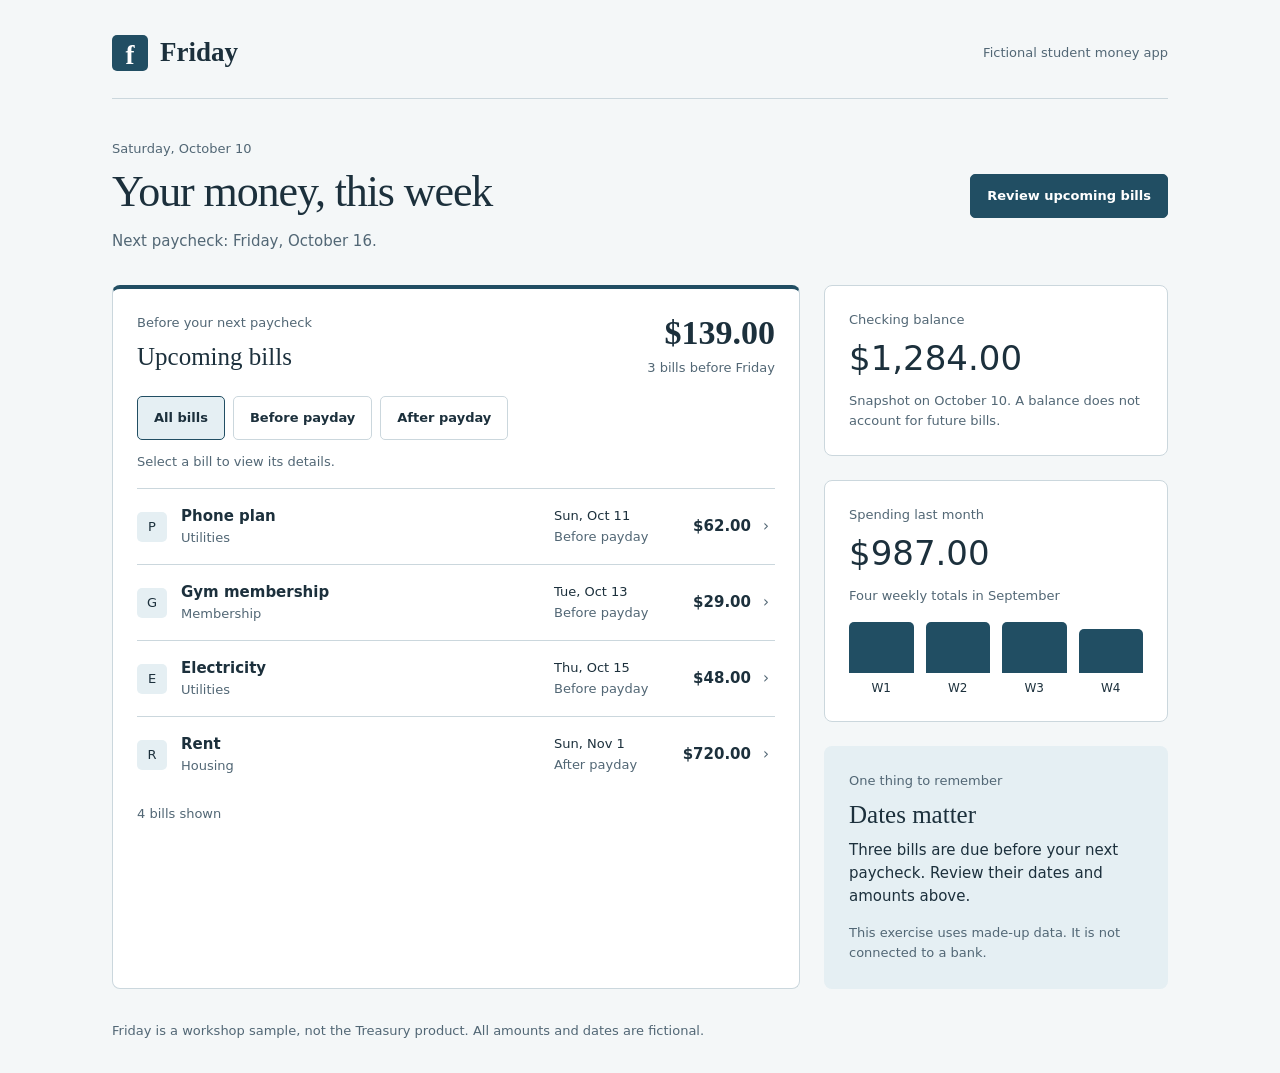
<file: examples/ledger.html>
<!doctype html><html lang="en"><head><meta charset="utf-8"><meta name="viewport" content="width=device-width,initial-scale=1"><meta http-equiv="Content-Security-Policy" content="default-src 'none'; style-src 'unsafe-inline'; script-src 'unsafe-inline'; base-uri 'none'; form-action 'none'"><title>Friday · Fictional workshop app</title><style>/* Structural and accessibility floor, shared by every style. */
* {
  box-sizing: border-box;
}
body {
  margin: 0;
}
button {
  font: inherit;
  cursor: pointer;
}
button,
a {
  touch-action: manipulation;
}
[hidden] {
  display: none !important;
}
:focus-visible {
  outline: 3px solid var(--focus, #1656a3);
  outline-offset: 4px;
}
.skip-link {
  position: absolute;
  top: 8px;
  left: 8px;
  transform: translateY(-200%);
  z-index: 10;
  background: white;
  color: #111;
  padding: 12px;
}
.skip-link:focus {
  transform: none;
}
.bill-row {
  width: 100%;
  text-align: left;
}
.bill-name small,
.bill-date small {
  display: block;
}
.bill-amount {
  font-variant-numeric: tabular-nums;
  white-space: nowrap;
}
.metric,
.due-summary strong {
  font-variant-numeric: tabular-nums;
}
.bar-chart {
  display: flex;
  align-items: end;
  height: 110px;
  gap: 16px;
  margin-top: 24px;
}
.bar-chart div {
  height: 100%;
  flex: 1;
  display: flex;
  flex-direction: column;
  justify-content: end;
  align-items: center;
  gap: 6px;
}
.bar-chart span {
  display: block;
  width: 100%;
  min-height: 8px;
}
.bar-chart small {
  font-size: 12px;
}
dialog {
  max-width: min(480px, calc(100vw - 32px));
  width: 100%;
  max-height: calc(100dvh - 32px);
  overflow: auto;
}
dialog::backdrop {
  background: #18232a99;
}
.dialog-header {
  display: flex;
  justify-content: space-between;
  align-items: center;
  gap: 16px;
}
dl {
  display: grid;
  grid-template-columns: 1fr 1fr;
  gap: 16px;
}
dd {
  margin: 0;
  text-align: right;
}
@media (prefers-reduced-motion: reduce) {
  *,
  *::before,
  *::after {
    animation: none !important;
    transition: none !important;
    scroll-behavior: auto !important;
  }
}

/* Components consume semantic tokens. Theme files own their values. */
body {
  background: var(--page);
  color: var(--text);
  font-family: var(--font-body);
  font-size: var(--type-body);
  line-height: 1.55;
}
.app-shell {
  max-width: 1120px;
  margin: auto;
  padding: var(--space-6);
}
.app-header {
  display: flex;
  justify-content: space-between;
  align-items: center;
  gap: var(--space-4);
  padding-bottom: var(--space-5);
  border-bottom: 1px solid var(--border);
}
.brand {
  display: flex;
  align-items: center;
  gap: var(--space-3);
  font-family: var(--font-display);
  font-size: 27px;
  font-weight: 600;
}
.brand-mark {
  background: var(--accent);
  color: var(--on-accent);
  display: grid;
  place-items: center;
  width: 36px;
  height: 36px;
  border-radius: var(--radius-control);
  font-family: var(--font-display);
}
.demo-label {
  color: var(--text-muted);
  font-size: var(--type-small);
}
.page-heading {
  display: flex;
  justify-content: space-between;
  align-items: center;
  gap: var(--space-5);
  margin: var(--space-7) 0 var(--space-6);
}
h1,
h2,
p {
  margin-top: 0;
}
h1 {
  font-family: var(--font-display);
  font-size: clamp(30px, 4vw, 44px);
  line-height: 1.15;
  font-weight: 500;
  margin-bottom: var(--space-3);
  letter-spacing: -0.025em;
}
h2 {
  font-family: var(--font-display);
  font-size: var(--type-heading);
  font-weight: 500;
  line-height: 1.25;
  margin-bottom: var(--space-2);
}
.eyebrow {
  color: var(--text-muted);
  font-size: var(--type-small);
  margin-bottom: var(--space-2);
}
.intro {
  margin-bottom: 0;
  color: var(--text-muted);
}
.workspace {
  display: grid;
  grid-template-columns: minmax(0, 2fr) minmax(0, 1fr);
  gap: var(--space-5);
}
.panel {
  padding: var(--space-5);
  background: var(--surface);
  border: 1px solid var(--border);
  border-radius: var(--radius-panel);
}
.bill-section {
  grid-column: 1;
  grid-row: 1 / span 3;
}
.section-heading {
  display: flex;
  justify-content: space-between;
  align-items: start;
  gap: var(--space-4);
  margin-bottom: var(--space-4);
}
.due-summary {
  text-align: right;
}
.due-summary strong {
  display: block;
  font-size: var(--type-metric);
  line-height: 1.2;
  font-weight: 600;
}
.due-summary span {
  display: block;
  font-size: var(--type-small);
  color: var(--text-muted);
  margin-top: var(--space-1);
}
.balance-section,
.spending-section,
.note-section {
  grid-column: 2;
}
.metric {
  font-size: var(--type-metric);
  margin-bottom: var(--space-3);
  font-weight: 500;
  line-height: 1.2;
}
.supporting,
.list-help {
  color: var(--text-muted);
  font-size: var(--type-small);
  margin-bottom: 0;
}
.filter-group {
  display: flex;
  flex-wrap: wrap;
  gap: var(--space-2);
  margin: var(--space-4) 0 var(--space-3);
}
.button {
  min-height: 44px;
  border: 1px solid var(--border);
  border-radius: var(--radius-control);
  padding: var(--space-2) var(--space-4);
  color: var(--text);
  background: var(--surface);
  font-weight: 600;
  font-size: var(--type-small);
  transition: background 0.15s;
}
.button-primary {
  color: var(--on-accent);
  background: var(--accent);
  border-color: var(--accent);
}
.button-secondary:hover,
.bill-row:hover {
  background: var(--surface-hover);
}
.button-primary:hover {
  background: var(--accent-hover);
}
.filter-group [aria-pressed='true'] {
  border-color: var(--accent);
  background: var(--accent-soft);
  color: var(--text);
}
.bill-list {
  margin-top: var(--space-4);
}
.bill-row {
  display: grid;
  grid-template-columns: 32px minmax(0, 1fr) 105px 80px 12px;
  align-items: center;
  gap: var(--space-3);
  padding: var(--space-4) 0;
  color: var(--text);
  background: transparent;
  border: 0;
  border-top: 1px solid var(--border);
  border-radius: 0;
  min-height: 76px;
  transition: background 0.15s;
}
.bill-icon {
  width: 30px;
  height: 30px;
  display: grid;
  place-items: center;
  background: var(--accent-soft);
  color: var(--text);
  border-radius: var(--radius-control);
  font-size: var(--type-small);
}
.bill-name {
  font-size: var(--type-body);
  font-weight: 600;
  line-height: 1.3;
}
.bill-name small,
.bill-date small {
  font-size: var(--type-small);
  font-weight: 400;
  color: var(--text-muted);
  margin-top: var(--space-1);
}
.bill-date {
  font-size: var(--type-small);
  line-height: 1.3;
}
.bill-amount {
  text-align: right;
  font-size: var(--type-body);
}
.bill-arrow {
  color: var(--text-muted);
}
.filter-status {
  font-size: var(--type-small);
  color: var(--text-muted);
  margin: var(--space-3) 0 0;
}
.bar-chart {
  margin-top: var(--space-4);
  height: 75px;
  gap: var(--space-3);
}
.bar-chart span {
  background: var(--accent);
  border-radius: var(--radius-control) var(--radius-control) 0 0;
}
.app-footer {
  color: var(--text-muted);
  font-size: var(--type-small);
  margin-top: var(--space-6);
  max-width: 75ch;
}
dialog {
  padding: var(--space-5);
  color: var(--text);
  background: var(--surface);
  border: 1px solid var(--border);
  border-radius: var(--radius-panel);
}
dialog dt {
  color: var(--text-muted);
}
@media (max-width: 820px) {
  .workspace {
    grid-template-columns: 1fr;
  }
  .bill-section,
  .balance-section,
  .spending-section,
  .note-section {
    grid-column: auto;
    grid-row: auto;
  }
  .page-heading {
    display: block;
  }
  .page-heading .button {
    margin-top: var(--space-4);
  }
}
@media (max-width: 460px) {
  .app-shell {
    padding: var(--space-4);
  }
  .panel {
    padding: var(--space-4);
  }
  .demo-label {
    max-width: 118px;
    text-align: right;
  }
  .section-heading {
    flex-direction: column;
  }
  .due-summary {
    text-align: left;
  }
  .bill-row {
    grid-template-columns: minmax(0, 1fr) 82px;
    gap: var(--space-2);
  }
  .bill-icon,
  .bill-arrow {
    display: none;
  }
  .bill-date {
    grid-column: 1;
    grid-row: auto;
  }
  .bill-amount {
    grid-column: 2;
    grid-row: auto;
    align-self: start;
  }
  .bill-name {
    grid-column: 1;
  }
  .bill-date {
    grid-row: 2;
  }
  .bill-amount {
    grid-row: 1;
  }
}

/* Ledger: a calm page for reading dates and amounts. */
:root {
  --page: #f4f7f8;
  --surface: #ffffff;
  --surface-hover: #edf3f5;
  --text: #1c303c;
  --text-muted: #526775;
  --border: #cbd7dd;
  --accent: #214e63;
  --accent-hover: #173b4d;
  --accent-soft: #e5eff3;
  --on-accent: #ffffff;
  --focus: #086cc0;
  --font-body: 'Segoe UI', system-ui, sans-serif;
  --font-display: Georgia, serif;
  --type-body: 15px;
  --type-small: 13px;
  --type-heading: 25px;
  --type-metric: 34px;
  --space-1: 4px;
  --space-2: 8px;
  --space-3: 12px;
  --space-4: 16px;
  --space-5: 24px;
  --space-6: 32px;
  --space-7: 40px;
  --radius-control: 5px;
  --radius-panel: 8px;
}
.bill-section {
  border-top: 4px solid var(--accent);
}
.note-section {
  background: var(--accent-soft);
  border-color: transparent;
}
.due-summary strong {
  font-family: var(--font-display);
}
</style></head><body><a class="skip-link" href="#main">Skip to dashboard</a>
<div class="app-shell">
  <header class="app-header">
    <div class="brand"><span class="brand-mark" aria-hidden="true">f</span><span>Friday</span></div>
    <span class="demo-label">Fictional student money app</span>
  </header>
  <main id="main" tabindex="-1">
    <div class="page-heading">
      <div>
        <p class="eyebrow">Saturday, October 10</p>
        <h1>Your money, this week</h1>
        <p class="intro">Next paycheck: Friday, October 16.</p>
      </div>
      <button class="button button-primary" id="jump-bills">Review upcoming bills</button>
    </div>
    <div class="workspace">
      <section class="panel bill-section" aria-labelledby="bills-title">
        <div class="section-heading">
          <div>
            <p class="eyebrow">Before your next paycheck</p>
            <h2 id="bills-title">Upcoming bills</h2>
          </div>
          <div class="due-summary"><strong>$139.00</strong><span>3 bills before Friday</span></div>
        </div>
        <div class="filter-group" role="group" aria-label="Filter bills">
          <button class="button button-secondary" data-filter="all" aria-pressed="true">
            All bills</button
          ><button class="button button-secondary" data-filter="before" aria-pressed="false">
            Before payday</button
          ><button class="button button-secondary" data-filter="after" aria-pressed="false">
            After payday
          </button>
        </div>
        <p class="list-help">Select a bill to view its details.</p>
        <div class="bill-list" id="bill-list"></div>
        <p id="filter-status" class="filter-status" role="status"></p>
      </section>
      <section class="panel balance-section" aria-labelledby="balance-title">
        <p class="eyebrow" id="balance-title">Checking balance</p>
        <p class="metric">$1,284.00</p>
        <p class="supporting">
          Snapshot on October 10. A balance does not account for future bills.
        </p>
      </section>
      <section class="panel spending-section" aria-labelledby="spending-title">
        <p class="eyebrow" id="spending-title">Spending last month</p>
        <p class="metric">$987.00</p>
        <p class="supporting">Four weekly totals in September</p>
        <div class="bar-chart" aria-label="Week 1: $270; week 2: $244; week 3: $298; week 4: $175">
          <div><span style="height: 90%"></span><small>W1</small></div>
          <div><span style="height: 81%"></span><small>W2</small></div>
          <div><span style="height: 100%"></span><small>W3</small></div>
          <div><span style="height: 58%"></span><small>W4</small></div>
        </div>
      </section>
      <section class="panel note-section" aria-labelledby="note-title">
        <p class="eyebrow">One thing to remember</p>
        <h2 id="note-title">Dates matter</h2>
        <p>Three bills are due before your next paycheck. Review their dates and amounts above.</p>
        <p class="supporting">This exercise uses made-up data. It is not connected to a bank.</p>
      </section>
    </div>
  </main>
  <footer class="app-footer">
    Friday is a workshop sample, not the Treasury product. All amounts and dates are fictional.
  </footer>
</div>
<dialog id="bill-dialog" aria-labelledby="dialog-title">
  <form method="dialog">
    <div class="dialog-header">
      <h2 id="dialog-title">Bill details</h2>
      <button class="button button-secondary" aria-label="Close bill details">Close</button>
    </div>
    <dl id="bill-details"></dl>
    <p class="supporting">Demo only. No payment will be made.</p>
  </form>
</dialog>
<script>// Fixed fictional fixtures. The workshop changes design, not these facts.
const bills = Object.freeze([
  {
    name: 'Phone plan',
    amount: 62,
    date: '2026-10-11',
    label: 'Sun, Oct 11',
    category: 'Utilities'
  },
  {
    name: 'Gym membership',
    amount: 29,
    date: '2026-10-13',
    label: 'Tue, Oct 13',
    category: 'Membership'
  },
  {
    name: 'Electricity',
    amount: 48,
    date: '2026-10-15',
    label: 'Thu, Oct 15',
    category: 'Utilities'
  },
  { name: 'Rent', amount: 720, date: '2026-11-01', label: 'Sun, Nov 1', category: 'Housing' }
]);
const money = new Intl.NumberFormat('en-US', { style: 'currency', currency: 'USD' });
const payday = '2026-10-16';
const list = document.querySelector('#bill-list');
const dialog = document.querySelector('#bill-dialog');
function renderBills(filter = 'all') {
  const shown = bills.filter(
    (bill) => filter === 'all' || (filter === 'before' ? bill.date < payday : bill.date >= payday)
  );
  list.replaceChildren();
  shown.forEach((bill) => {
    const row = document.createElement('button');
    row.type = 'button';
    row.className = 'bill-row';
    row.setAttribute(
      'aria-label',
      `${bill.name}, ${money.format(bill.amount)}, due ${bill.label}. View details`
    );
    row.innerHTML = `<span class="bill-icon" aria-hidden="true">${bill.name.slice(0, 1)}</span><span class="bill-name">${bill.name}<small>${bill.category}</small></span><span class="bill-date">${bill.label}<small>${bill.date < payday ? 'Before payday' : 'After payday'}</small></span><strong class="bill-amount">${money.format(bill.amount)}</strong><span class="bill-arrow" aria-hidden="true">›</span>`;
    row.addEventListener('click', () => {
      document.querySelector('#dialog-title').textContent = bill.name;
      document.querySelector('#bill-details').innerHTML =
        `<dt>Amount</dt><dd>${money.format(bill.amount)}</dd><dt>Due date</dt><dd>${bill.label}, 2026</dd><dt>Category</dt><dd>${bill.category}</dd>`;
      dialog.showModal();
    });
    list.append(row);
  });
  document.querySelector('#filter-status').textContent =
    `${shown.length} ${shown.length === 1 ? 'bill' : 'bills'} shown`;
}
document.querySelectorAll('[data-filter]').forEach((button) =>
  button.addEventListener('click', () => {
    document
      .querySelectorAll('[data-filter]')
      .forEach((control) => control.setAttribute('aria-pressed', String(control === button)));
    renderBills(button.dataset.filter);
  })
);
document.querySelector('#jump-bills').addEventListener('click', () => {
  document.querySelector('[data-filter="before"]').click();
  document.querySelector('.bill-section').scrollIntoView({ behavior: 'instant', block: 'start' });
  document.querySelector('[data-filter="before"]').focus({ preventScroll: true });
});
renderBills();
</script></body></html>
</file>
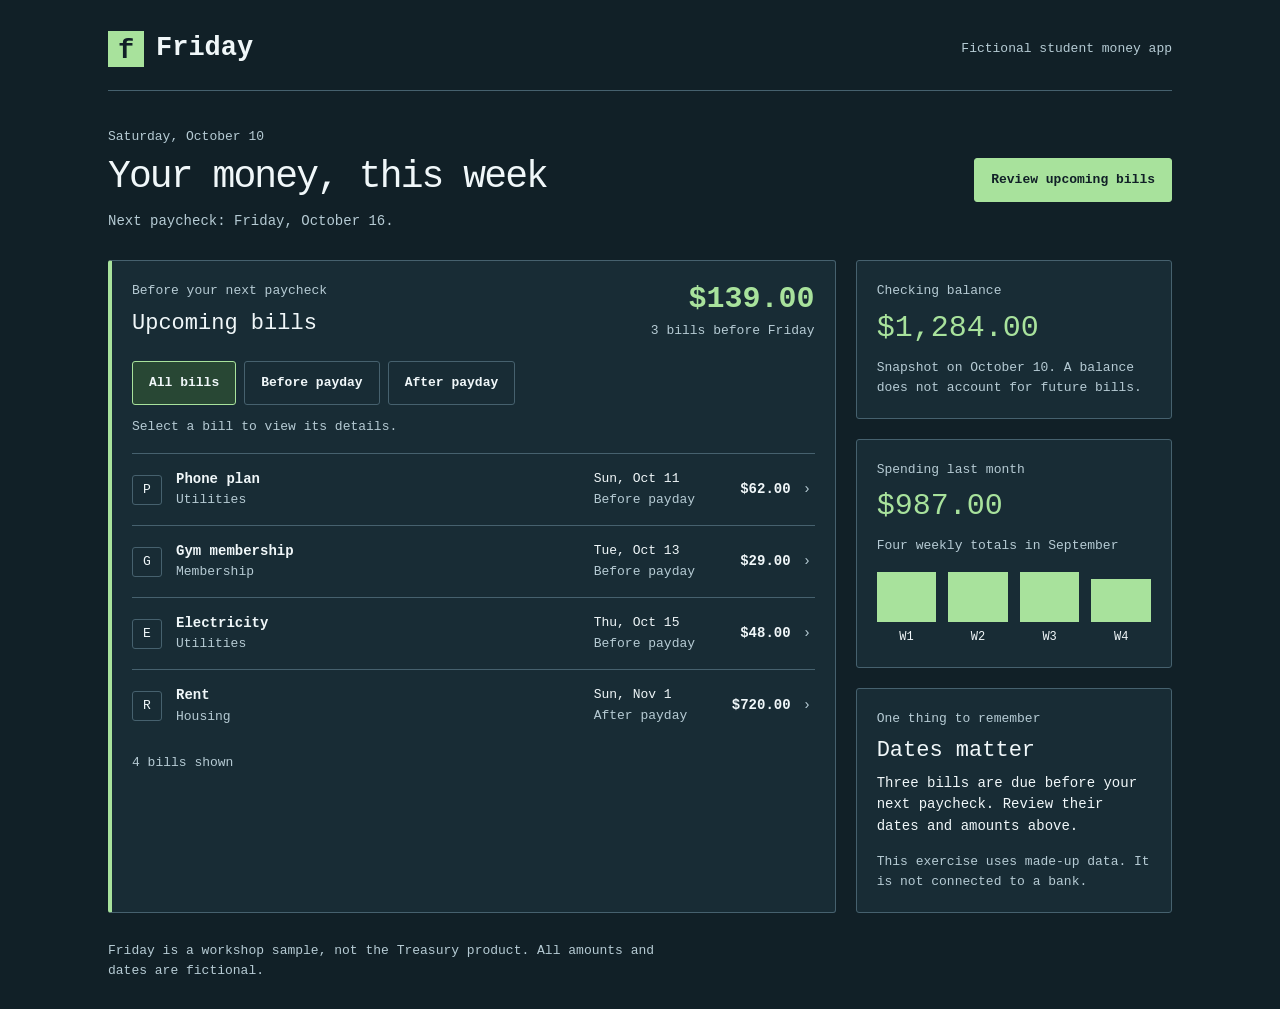
<file: examples/signal.html>
<!doctype html><html lang="en"><head><meta charset="utf-8"><meta name="viewport" content="width=device-width,initial-scale=1"><meta http-equiv="Content-Security-Policy" content="default-src 'none'; style-src 'unsafe-inline'; script-src 'unsafe-inline'; base-uri 'none'; form-action 'none'"><title>Friday · Fictional workshop app</title><style>/* Structural and accessibility floor, shared by every style. */
* {
  box-sizing: border-box;
}
body {
  margin: 0;
}
button {
  font: inherit;
  cursor: pointer;
}
button,
a {
  touch-action: manipulation;
}
[hidden] {
  display: none !important;
}
:focus-visible {
  outline: 3px solid var(--focus, #1656a3);
  outline-offset: 4px;
}
.skip-link {
  position: absolute;
  top: 8px;
  left: 8px;
  transform: translateY(-200%);
  z-index: 10;
  background: white;
  color: #111;
  padding: 12px;
}
.skip-link:focus {
  transform: none;
}
.bill-row {
  width: 100%;
  text-align: left;
}
.bill-name small,
.bill-date small {
  display: block;
}
.bill-amount {
  font-variant-numeric: tabular-nums;
  white-space: nowrap;
}
.metric,
.due-summary strong {
  font-variant-numeric: tabular-nums;
}
.bar-chart {
  display: flex;
  align-items: end;
  height: 110px;
  gap: 16px;
  margin-top: 24px;
}
.bar-chart div {
  height: 100%;
  flex: 1;
  display: flex;
  flex-direction: column;
  justify-content: end;
  align-items: center;
  gap: 6px;
}
.bar-chart span {
  display: block;
  width: 100%;
  min-height: 8px;
}
.bar-chart small {
  font-size: 12px;
}
dialog {
  max-width: min(480px, calc(100vw - 32px));
  width: 100%;
  max-height: calc(100dvh - 32px);
  overflow: auto;
}
dialog::backdrop {
  background: #18232a99;
}
.dialog-header {
  display: flex;
  justify-content: space-between;
  align-items: center;
  gap: 16px;
}
dl {
  display: grid;
  grid-template-columns: 1fr 1fr;
  gap: 16px;
}
dd {
  margin: 0;
  text-align: right;
}
@media (prefers-reduced-motion: reduce) {
  *,
  *::before,
  *::after {
    animation: none !important;
    transition: none !important;
    scroll-behavior: auto !important;
  }
}

/* Components consume semantic tokens. Theme files own their values. */
body {
  background: var(--page);
  color: var(--text);
  font-family: var(--font-body);
  font-size: var(--type-body);
  line-height: 1.55;
}
.app-shell {
  max-width: 1120px;
  margin: auto;
  padding: var(--space-6);
}
.app-header {
  display: flex;
  justify-content: space-between;
  align-items: center;
  gap: var(--space-4);
  padding-bottom: var(--space-5);
  border-bottom: 1px solid var(--border);
}
.brand {
  display: flex;
  align-items: center;
  gap: var(--space-3);
  font-family: var(--font-display);
  font-size: 27px;
  font-weight: 600;
}
.brand-mark {
  background: var(--accent);
  color: var(--on-accent);
  display: grid;
  place-items: center;
  width: 36px;
  height: 36px;
  border-radius: var(--radius-control);
  font-family: var(--font-display);
}
.demo-label {
  color: var(--text-muted);
  font-size: var(--type-small);
}
.page-heading {
  display: flex;
  justify-content: space-between;
  align-items: center;
  gap: var(--space-5);
  margin: var(--space-7) 0 var(--space-6);
}
h1,
h2,
p {
  margin-top: 0;
}
h1 {
  font-family: var(--font-display);
  font-size: clamp(30px, 4vw, 44px);
  line-height: 1.15;
  font-weight: 500;
  margin-bottom: var(--space-3);
  letter-spacing: -0.025em;
}
h2 {
  font-family: var(--font-display);
  font-size: var(--type-heading);
  font-weight: 500;
  line-height: 1.25;
  margin-bottom: var(--space-2);
}
.eyebrow {
  color: var(--text-muted);
  font-size: var(--type-small);
  margin-bottom: var(--space-2);
}
.intro {
  margin-bottom: 0;
  color: var(--text-muted);
}
.workspace {
  display: grid;
  grid-template-columns: minmax(0, 2fr) minmax(0, 1fr);
  gap: var(--space-5);
}
.panel {
  padding: var(--space-5);
  background: var(--surface);
  border: 1px solid var(--border);
  border-radius: var(--radius-panel);
}
.bill-section {
  grid-column: 1;
  grid-row: 1 / span 3;
}
.section-heading {
  display: flex;
  justify-content: space-between;
  align-items: start;
  gap: var(--space-4);
  margin-bottom: var(--space-4);
}
.due-summary {
  text-align: right;
}
.due-summary strong {
  display: block;
  font-size: var(--type-metric);
  line-height: 1.2;
  font-weight: 600;
}
.due-summary span {
  display: block;
  font-size: var(--type-small);
  color: var(--text-muted);
  margin-top: var(--space-1);
}
.balance-section,
.spending-section,
.note-section {
  grid-column: 2;
}
.metric {
  font-size: var(--type-metric);
  margin-bottom: var(--space-3);
  font-weight: 500;
  line-height: 1.2;
}
.supporting,
.list-help {
  color: var(--text-muted);
  font-size: var(--type-small);
  margin-bottom: 0;
}
.filter-group {
  display: flex;
  flex-wrap: wrap;
  gap: var(--space-2);
  margin: var(--space-4) 0 var(--space-3);
}
.button {
  min-height: 44px;
  border: 1px solid var(--border);
  border-radius: var(--radius-control);
  padding: var(--space-2) var(--space-4);
  color: var(--text);
  background: var(--surface);
  font-weight: 600;
  font-size: var(--type-small);
  transition: background 0.15s;
}
.button-primary {
  color: var(--on-accent);
  background: var(--accent);
  border-color: var(--accent);
}
.button-secondary:hover,
.bill-row:hover {
  background: var(--surface-hover);
}
.button-primary:hover {
  background: var(--accent-hover);
}
.filter-group [aria-pressed='true'] {
  border-color: var(--accent);
  background: var(--accent-soft);
  color: var(--text);
}
.bill-list {
  margin-top: var(--space-4);
}
.bill-row {
  display: grid;
  grid-template-columns: 32px minmax(0, 1fr) 105px 80px 12px;
  align-items: center;
  gap: var(--space-3);
  padding: var(--space-4) 0;
  color: var(--text);
  background: transparent;
  border: 0;
  border-top: 1px solid var(--border);
  border-radius: 0;
  min-height: 76px;
  transition: background 0.15s;
}
.bill-icon {
  width: 30px;
  height: 30px;
  display: grid;
  place-items: center;
  background: var(--accent-soft);
  color: var(--text);
  border-radius: var(--radius-control);
  font-size: var(--type-small);
}
.bill-name {
  font-size: var(--type-body);
  font-weight: 600;
  line-height: 1.3;
}
.bill-name small,
.bill-date small {
  font-size: var(--type-small);
  font-weight: 400;
  color: var(--text-muted);
  margin-top: var(--space-1);
}
.bill-date {
  font-size: var(--type-small);
  line-height: 1.3;
}
.bill-amount {
  text-align: right;
  font-size: var(--type-body);
}
.bill-arrow {
  color: var(--text-muted);
}
.filter-status {
  font-size: var(--type-small);
  color: var(--text-muted);
  margin: var(--space-3) 0 0;
}
.bar-chart {
  margin-top: var(--space-4);
  height: 75px;
  gap: var(--space-3);
}
.bar-chart span {
  background: var(--accent);
  border-radius: var(--radius-control) var(--radius-control) 0 0;
}
.app-footer {
  color: var(--text-muted);
  font-size: var(--type-small);
  margin-top: var(--space-6);
  max-width: 75ch;
}
dialog {
  padding: var(--space-5);
  color: var(--text);
  background: var(--surface);
  border: 1px solid var(--border);
  border-radius: var(--radius-panel);
}
dialog dt {
  color: var(--text-muted);
}
@media (max-width: 820px) {
  .workspace {
    grid-template-columns: 1fr;
  }
  .bill-section,
  .balance-section,
  .spending-section,
  .note-section {
    grid-column: auto;
    grid-row: auto;
  }
  .page-heading {
    display: block;
  }
  .page-heading .button {
    margin-top: var(--space-4);
  }
}
@media (max-width: 460px) {
  .app-shell {
    padding: var(--space-4);
  }
  .panel {
    padding: var(--space-4);
  }
  .demo-label {
    max-width: 118px;
    text-align: right;
  }
  .section-heading {
    flex-direction: column;
  }
  .due-summary {
    text-align: left;
  }
  .bill-row {
    grid-template-columns: minmax(0, 1fr) 82px;
    gap: var(--space-2);
  }
  .bill-icon,
  .bill-arrow {
    display: none;
  }
  .bill-date {
    grid-column: 1;
    grid-row: auto;
  }
  .bill-amount {
    grid-column: 2;
    grid-row: auto;
    align-self: start;
  }
  .bill-name {
    grid-column: 1;
  }
  .bill-date {
    grid-row: 2;
  }
  .bill-amount {
    grid-row: 1;
  }
}

/* Signal: a compact instrument panel for scanning numerical information. */
:root {
  --page: #112027;
  --surface: #182c35;
  --surface-hover: #233d48;
  --text: #f0f7f9;
  --text-muted: #b6cbd4;
  --border: #46616e;
  --accent: #a8e29c;
  --accent-hover: #c0eeb6;
  --accent-soft: #284734;
  --on-accent: #112027;
  --focus: #f5db7b;
  --font-body: 'SFMono-Regular', Consolas, monospace;
  --font-display: 'SFMono-Regular', Consolas, monospace;
  --type-body: 14px;
  --type-small: 13px;
  --type-heading: 22px;
  --type-metric: 30px;
  --space-1: 4px;
  --space-2: 8px;
  --space-3: 12px;
  --space-4: 16px;
  --space-5: 20px;
  --space-6: 28px;
  --space-7: 36px;
  --radius-control: 3px;
  --radius-panel: 3px;
}
h1 {
  font-size: clamp(27px, 3.5vw, 38px);
  letter-spacing: -0.05em;
}
.bill-section {
  border-left: 4px solid var(--accent);
}
.bill-icon {
  background: transparent;
  border: 1px solid var(--border);
}
.due-summary strong,
.metric {
  color: var(--accent);
}
.bar-chart span {
  border-radius: 0;
}
.bill-row {
  min-height: 68px;
}
.brand-mark {
  border-radius: 0;
}
@media (min-width: 1000px) {
  .workspace {
    grid-template-columns: minmax(0, 2.3fr) minmax(0, 1fr);
  }
}
</style></head><body><a class="skip-link" href="#main">Skip to dashboard</a>
<div class="app-shell">
  <header class="app-header">
    <div class="brand"><span class="brand-mark" aria-hidden="true">f</span><span>Friday</span></div>
    <span class="demo-label">Fictional student money app</span>
  </header>
  <main id="main" tabindex="-1">
    <div class="page-heading">
      <div>
        <p class="eyebrow">Saturday, October 10</p>
        <h1>Your money, this week</h1>
        <p class="intro">Next paycheck: Friday, October 16.</p>
      </div>
      <button class="button button-primary" id="jump-bills">Review upcoming bills</button>
    </div>
    <div class="workspace">
      <section class="panel bill-section" aria-labelledby="bills-title">
        <div class="section-heading">
          <div>
            <p class="eyebrow">Before your next paycheck</p>
            <h2 id="bills-title">Upcoming bills</h2>
          </div>
          <div class="due-summary"><strong>$139.00</strong><span>3 bills before Friday</span></div>
        </div>
        <div class="filter-group" role="group" aria-label="Filter bills">
          <button class="button button-secondary" data-filter="all" aria-pressed="true">
            All bills</button
          ><button class="button button-secondary" data-filter="before" aria-pressed="false">
            Before payday</button
          ><button class="button button-secondary" data-filter="after" aria-pressed="false">
            After payday
          </button>
        </div>
        <p class="list-help">Select a bill to view its details.</p>
        <div class="bill-list" id="bill-list"></div>
        <p id="filter-status" class="filter-status" role="status"></p>
      </section>
      <section class="panel balance-section" aria-labelledby="balance-title">
        <p class="eyebrow" id="balance-title">Checking balance</p>
        <p class="metric">$1,284.00</p>
        <p class="supporting">
          Snapshot on October 10. A balance does not account for future bills.
        </p>
      </section>
      <section class="panel spending-section" aria-labelledby="spending-title">
        <p class="eyebrow" id="spending-title">Spending last month</p>
        <p class="metric">$987.00</p>
        <p class="supporting">Four weekly totals in September</p>
        <div class="bar-chart" aria-label="Week 1: $270; week 2: $244; week 3: $298; week 4: $175">
          <div><span style="height: 90%"></span><small>W1</small></div>
          <div><span style="height: 81%"></span><small>W2</small></div>
          <div><span style="height: 100%"></span><small>W3</small></div>
          <div><span style="height: 58%"></span><small>W4</small></div>
        </div>
      </section>
      <section class="panel note-section" aria-labelledby="note-title">
        <p class="eyebrow">One thing to remember</p>
        <h2 id="note-title">Dates matter</h2>
        <p>Three bills are due before your next paycheck. Review their dates and amounts above.</p>
        <p class="supporting">This exercise uses made-up data. It is not connected to a bank.</p>
      </section>
    </div>
  </main>
  <footer class="app-footer">
    Friday is a workshop sample, not the Treasury product. All amounts and dates are fictional.
  </footer>
</div>
<dialog id="bill-dialog" aria-labelledby="dialog-title">
  <form method="dialog">
    <div class="dialog-header">
      <h2 id="dialog-title">Bill details</h2>
      <button class="button button-secondary" aria-label="Close bill details">Close</button>
    </div>
    <dl id="bill-details"></dl>
    <p class="supporting">Demo only. No payment will be made.</p>
  </form>
</dialog>
<script>// Fixed fictional fixtures. The workshop changes design, not these facts.
const bills = Object.freeze([
  {
    name: 'Phone plan',
    amount: 62,
    date: '2026-10-11',
    label: 'Sun, Oct 11',
    category: 'Utilities'
  },
  {
    name: 'Gym membership',
    amount: 29,
    date: '2026-10-13',
    label: 'Tue, Oct 13',
    category: 'Membership'
  },
  {
    name: 'Electricity',
    amount: 48,
    date: '2026-10-15',
    label: 'Thu, Oct 15',
    category: 'Utilities'
  },
  { name: 'Rent', amount: 720, date: '2026-11-01', label: 'Sun, Nov 1', category: 'Housing' }
]);
const money = new Intl.NumberFormat('en-US', { style: 'currency', currency: 'USD' });
const payday = '2026-10-16';
const list = document.querySelector('#bill-list');
const dialog = document.querySelector('#bill-dialog');
function renderBills(filter = 'all') {
  const shown = bills.filter(
    (bill) => filter === 'all' || (filter === 'before' ? bill.date < payday : bill.date >= payday)
  );
  list.replaceChildren();
  shown.forEach((bill) => {
    const row = document.createElement('button');
    row.type = 'button';
    row.className = 'bill-row';
    row.setAttribute(
      'aria-label',
      `${bill.name}, ${money.format(bill.amount)}, due ${bill.label}. View details`
    );
    row.innerHTML = `<span class="bill-icon" aria-hidden="true">${bill.name.slice(0, 1)}</span><span class="bill-name">${bill.name}<small>${bill.category}</small></span><span class="bill-date">${bill.label}<small>${bill.date < payday ? 'Before payday' : 'After payday'}</small></span><strong class="bill-amount">${money.format(bill.amount)}</strong><span class="bill-arrow" aria-hidden="true">›</span>`;
    row.addEventListener('click', () => {
      document.querySelector('#dialog-title').textContent = bill.name;
      document.querySelector('#bill-details').innerHTML =
        `<dt>Amount</dt><dd>${money.format(bill.amount)}</dd><dt>Due date</dt><dd>${bill.label}, 2026</dd><dt>Category</dt><dd>${bill.category}</dd>`;
      dialog.showModal();
    });
    list.append(row);
  });
  document.querySelector('#filter-status').textContent =
    `${shown.length} ${shown.length === 1 ? 'bill' : 'bills'} shown`;
}
document.querySelectorAll('[data-filter]').forEach((button) =>
  button.addEventListener('click', () => {
    document
      .querySelectorAll('[data-filter]')
      .forEach((control) => control.setAttribute('aria-pressed', String(control === button)));
    renderBills(button.dataset.filter);
  })
);
document.querySelector('#jump-bills').addEventListener('click', () => {
  document.querySelector('[data-filter="before"]').click();
  document.querySelector('.bill-section').scrollIntoView({ behavior: 'instant', block: 'start' });
  document.querySelector('[data-filter="before"]').focus({ preventScroll: true });
});
renderBills();
</script></body></html>
</file>
<file: brand.css>
@font-face {
  font-family: Lexend;
  src: url(fonts/Lexend-Variable.ttf);
  font-weight: 100 900;
  font-display: swap;
}
:root {
  --page: #fefdfb;
  --surface: #fff;
  --text: #211e1a;
  --muted: #635e58;
  --border: #ded9d0;
  --accent: #85551c;
  --focus: #176fb3;
  --soft: #f5f2ec;
}
body {
  background:
    radial-gradient(66% 560px at 50% -3%, oklch(0.91 0.045 81 / 0.6), transparent 62%),
    radial-gradient(42% 500px at 88% 2%, oklch(0.755 0.114 81 / 0.28), transparent 64%),
    radial-gradient(40% 480px at 8% 5%, oklch(0.82 0.079 63 / 0.28), transparent 64%), var(--page);
  color: var(--text);
  font-family: Lexend, system-ui, sans-serif;
}
.brand-logo {
  display: inline-flex;
  align-items: center;
  gap: 5px;
  font:
    500 23px Lexend,
    system-ui;
  text-decoration: none;
  color: var(--text);
  letter-spacing: -0.045em;
}
.brand-logo img {
  width: 39px;
  height: 39px;
  object-fit: contain;
}
.brand-gold {
  color: #aa7b39;
  font-style: normal;
  font-weight: 440;
  background: linear-gradient(
    135deg,
    oklch(0.72 0.1 75) 0%,
    oklch(0.65 0.12 60) 40%,
    oklch(0.75 0.08 80) 70%,
    oklch(0.68 0.11 65) 100%
  );
  background-clip: text;
  -webkit-background-clip: text;
  -webkit-text-fill-color: transparent;
}
.brand-kicker {
  font:
    400 11px/1.5 Lexend,
    system-ui;
  letter-spacing: 0.13em;
  text-transform: uppercase;
  color: var(--accent);
}
.brand-header {
  max-width: 1200px;
  margin: auto;
  padding: 22px 24px;
  display: flex;
  align-items: center;
  justify-content: space-between;
  gap: 20px;
}
.brand-header nav {
  display: flex;
  flex-wrap: wrap;
  gap: 24px;
  font-size: 13px;
}
.brand-header nav a {
  color: var(--text);
  text-decoration: none;
}
.brand-header nav a:hover {
  text-decoration: underline;
}

.brand-glass {
  background: linear-gradient(135deg, rgb(255 255 255 / 0.68), rgb(255 255 255 / 0.4));
  border: 1px solid rgb(92 77 60 / 0.1);
  box-shadow:
    inset 0 1px white,
    inset 0 -1px rgb(0 0 0 / 0.04),
    0 1px 2px rgb(0 0 0 / 0.02);
  backdrop-filter: blur(24px) saturate(1.7) brightness(1.08);
}
</file>
<file: starter-project/style.css>
/* Structural and accessibility floor, shared by every style. */
* {
  box-sizing: border-box;
}
body {
  margin: 0;
}
button {
  font: inherit;
  cursor: pointer;
}
button,
a {
  touch-action: manipulation;
}
[hidden] {
  display: none !important;
}
:focus-visible {
  outline: 3px solid var(--focus, #1656a3);
  outline-offset: 4px;
}
.skip-link {
  position: absolute;
  top: 8px;
  left: 8px;
  transform: translateY(-200%);
  z-index: 10;
  background: white;
  color: #111;
  padding: 12px;
}
.skip-link:focus {
  transform: none;
}
.bill-row {
  width: 100%;
  text-align: left;
}
.bill-name small,
.bill-date small {
  display: block;
}
.bill-amount {
  font-variant-numeric: tabular-nums;
  white-space: nowrap;
}
.metric,
.due-summary strong {
  font-variant-numeric: tabular-nums;
}
.bar-chart {
  display: flex;
  align-items: end;
  height: 110px;
  gap: 16px;
  margin-top: 24px;
}
.bar-chart div {
  height: 100%;
  flex: 1;
  display: flex;
  flex-direction: column;
  justify-content: end;
  align-items: center;
  gap: 6px;
}
.bar-chart span {
  display: block;
  width: 100%;
  min-height: 8px;
}
.bar-chart small {
  font-size: 12px;
}
dialog {
  max-width: min(480px, calc(100vw - 32px));
  width: 100%;
  max-height: calc(100dvh - 32px);
  overflow: auto;
}
dialog::backdrop {
  background: #18232a99;
}
.dialog-header {
  display: flex;
  justify-content: space-between;
  align-items: center;
  gap: 16px;
}
dl {
  display: grid;
  grid-template-columns: 1fr 1fr;
  gap: 16px;
}
dd {
  margin: 0;
  text-align: right;
}
@media (prefers-reduced-motion: reduce) {
  *,
  *::before,
  *::after {
    animation: none !important;
    transition: none !important;
    scroll-behavior: auto !important;
  }
}

/* Intentionally inconsistent visual design for critique. Keep app.js intact. */
body {
  background: #efeaff;
  color: #28203e;
  font-family: Arial, sans-serif;
}
.app-shell {
  max-width: 1180px;
  margin: auto;
  padding: 24px;
}
.app-header {
  display: flex;
  justify-content: space-between;
  align-items: center;
  padding: 19px;
  background: linear-gradient(110deg, #643bcd, #be3089);
  color: white;
  border-radius: 21px;
}
.brand {
  display: flex;
  align-items: center;
  gap: 8px;
  font-size: 25px;
  font-weight: bold;
}
.brand-mark {
  background: white;
  color: #643bcd;
  border-radius: 50%;
  padding: 2px 11px;
}
.demo-label {
  font-size: 13px;
}
.page-heading {
  display: flex;
  justify-content: space-between;
  align-items: center;
  gap: 14px;
  margin: 31px 0;
}
h1 {
  font-size: 32px;
  margin: 10px 0;
}
h2 {
  font-size: 22px;
  margin: 10px 0;
}
.eyebrow {
  font-weight: bold;
  margin: 7px 0;
  font-size: 15px;
}
.intro,
.supporting,
.list-help {
  color: #594c75;
  line-height: 1.5;
  font-size: 14px;
}
.workspace {
  display: grid;
  grid-template-columns: repeat(3, 1fr);
  gap: 19px;
}
.panel {
  background: white;
  border: 2px solid #d7c5ff;
  border-radius: 23px;
  box-shadow: 0 9px 24px #51328615;
  padding: 26px;
}
.bill-section {
  grid-column: 1 / -1;
  grid-row: 2;
  background: #faf7ff;
}
.balance-section {
  text-align: center;
  padding: 35px 17px;
  border-radius: 7px;
}
.spending-section {
  border: 3px solid #a33977;
  padding: 17px 29px;
}
.note-section {
  background: #e6faff;
  border-radius: 32px;
  padding: 30px 13px;
}
.metric {
  font-size: 40px;
  color: #7636b0;
  font-weight: bold;
  margin: 20px 0;
}
.section-heading {
  display: flex;
  justify-content: space-between;
  gap: 12px;
  align-items: center;
}
.due-summary {
  text-align: right;
}
.due-summary strong {
  display: block;
  font-size: 24px;
}
.due-summary span {
  font-size: 13px;
}
.button {
  min-height: 44px;
  padding: 10px 14px;
  border: 2px solid #7140a5;
  border-radius: 11px;
  background: white;
  color: #58367d;
}
.button-primary {
  background: linear-gradient(120deg, #7540b4, #a52c76);
  color: white;
  font-weight: bold;
  border-radius: 30px;
}
.filter-group {
  display: flex;
  flex-wrap: wrap;
  gap: 9px;
  margin: 23px 0 8px;
}
.filter-group button:nth-child(2) {
  border-radius: 0;
  font-family: Georgia, serif;
}
.filter-group button:nth-child(3) {
  background: #e4faff;
  border-color: #278da3;
  border-radius: 25px;
}
.filter-group [aria-pressed='true'] {
  box-shadow: inset 0 -4px #7636b0;
}
.bill-row {
  display: grid;
  grid-template-columns: 36px 1fr 130px 100px 16px;
  gap: 13px;
  align-items: center;
  border: 1px solid #b9a0df;
  background: white;
  color: #28203e;
  border-radius: 16px;
  padding: 18px 13px;
  margin: 13px 0;
}
.bill-row:nth-child(2) {
  border-radius: 2px;
  padding: 25px 13px;
  border-color: #358699;
}
.bill-row:nth-child(3) {
  border-radius: 28px;
  background: #f3edff;
}
.bill-icon {
  background: #eee0ff;
  border-radius: 5px;
  text-align: center;
  padding: 9px;
}
.bill-name {
  font-weight: bold;
}
.bill-name small,
.bill-date small {
  color: #594c75;
  font-size: 12px;
  margin-top: 5px;
  font-weight: normal;
}
.bill-date {
  font-size: 14px;
}
.bill-amount {
  text-align: right;
}
.bar-chart span {
  background: linear-gradient(#943fbc, #ce65a9);
  border-radius: 9px;
}
.filter-status,
.app-footer {
  font-size: 13px;
  color: #594c75;
  line-height: 1.6;
}
.app-footer {
  margin-top: 35px;
  text-align: center;
}
dialog {
  background: #fff;
  color: #28203e;
  border: 2px solid #b9a0df;
  border-radius: 23px;
  padding: 24px;
}
@media (max-width: 650px) {
  .app-shell {
    padding: 16px;
  }
  .app-header {
    gap: 12px;
  }
  .demo-label {
    max-width: 120px;
  }
  .page-heading {
    display: block;
  }
  .page-heading .button {
    margin-top: 12px;
  }
  .workspace {
    grid-template-columns: 1fr;
  }
  .bill-section {
    grid-row: 4;
  }
  .section-heading {
    align-items: start;
  }
  .bill-row {
    grid-template-columns: 1fr 85px;
    gap: 10px;
  }
  .bill-icon,
  .bill-arrow {
    display: none;
  }
  .bill-date {
    grid-column: 1;
    grid-row: 2;
  }
  .bill-amount {
    grid-column: 2;
    grid-row: 1;
  }
}
</file>
